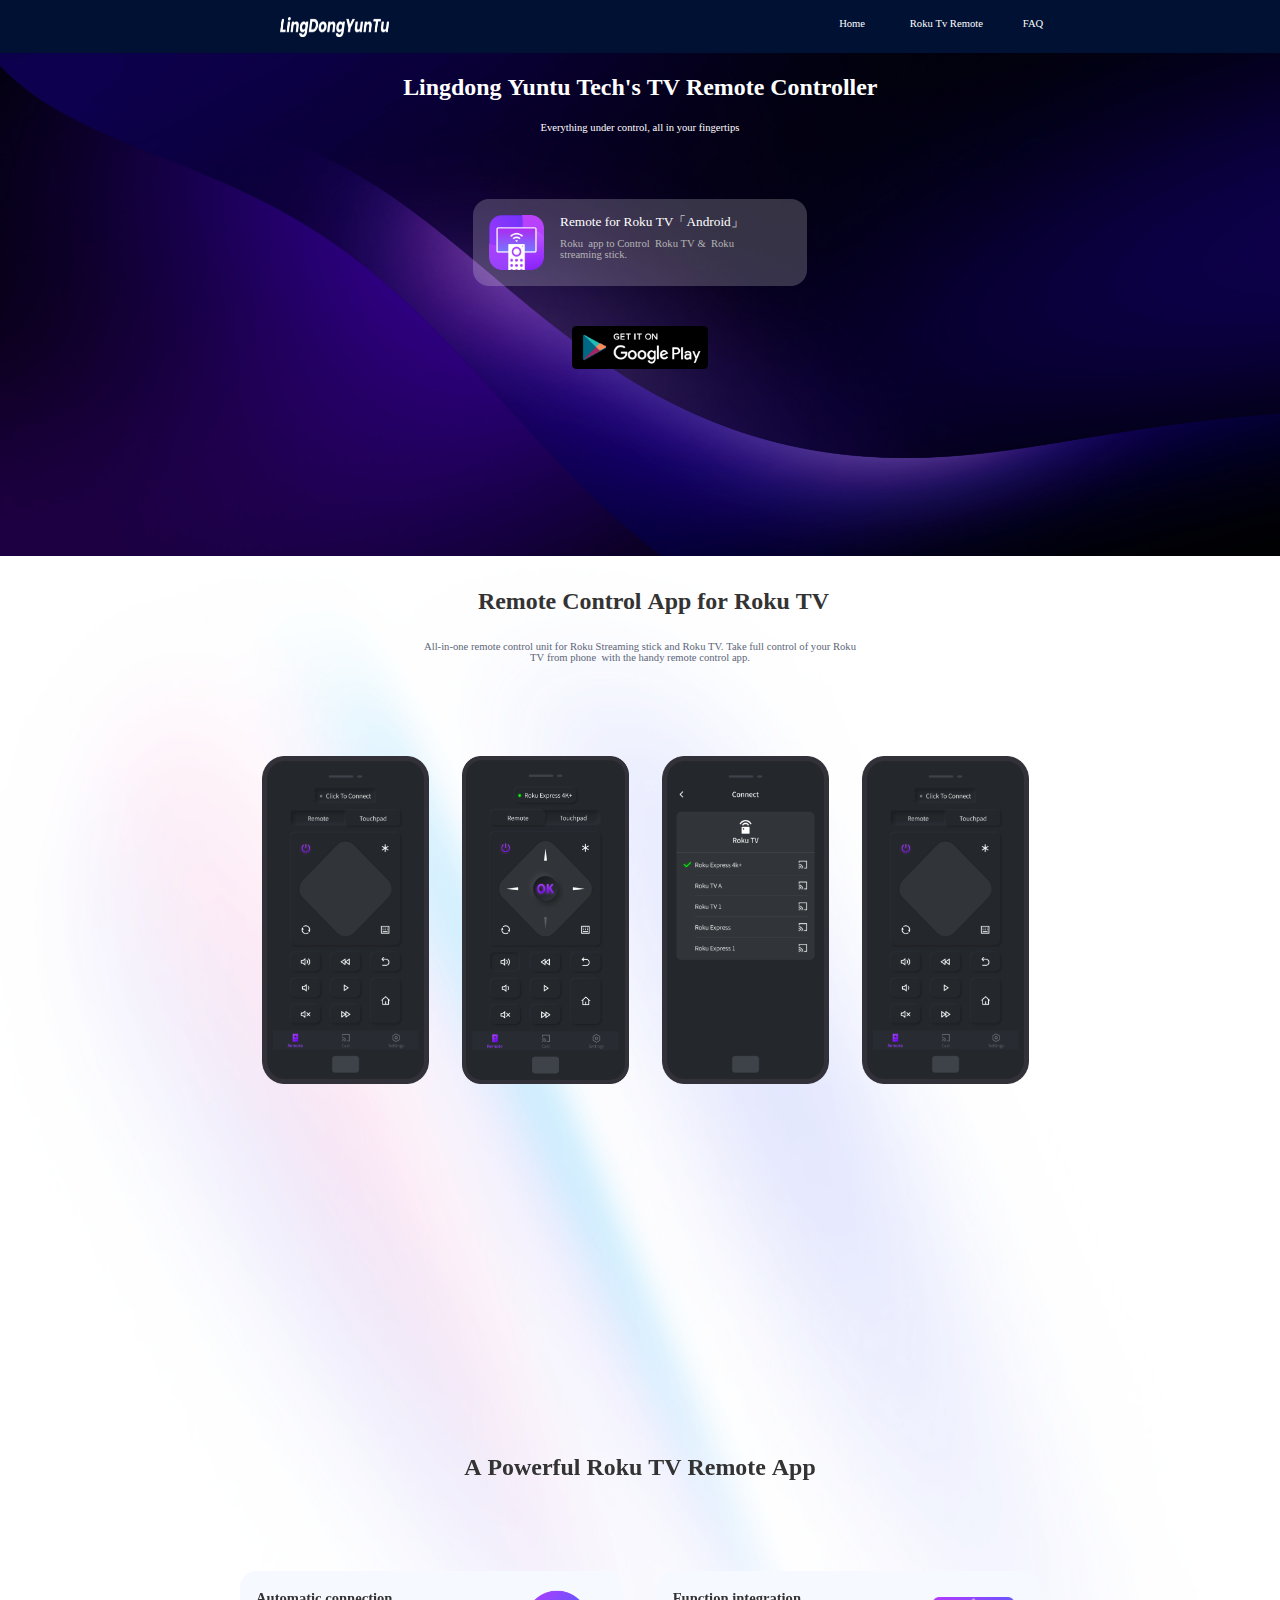
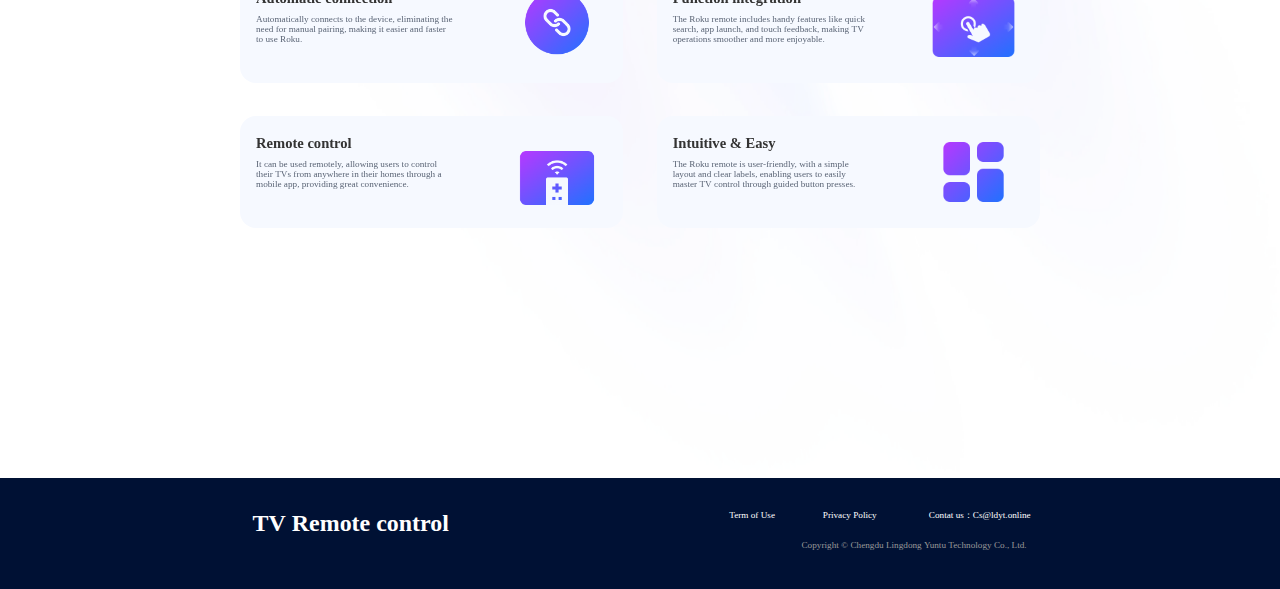
<file: h5/index.html>
<!DOCTYPE html>
<html lang="en">

<head>
  <meta charset="UTF-8" />
  <meta name="viewport" content="width=device-width, initial-scale=1.0, maximum-scale=1, minimum-scale=1" />
  <title>LingDongYunTu</title>
  <script src="./flexible.js">
  </script>
  <script src="./swiper/swiper-bundle.min.js"></script>
  <script src="https://cdn.bootcdn.net/ajax/libs/qrcodejs/1.0.0/qrcode.min.js"></script>
  <link rel="stylesheet" href="./swiper/swiper-bundle.min.css">
  <link rel="stylesheet" type="text/css" href="./common.css" />
  <link rel="stylesheet" type="text/css" href="./index.css" />
</head>

<body>

  <div class="page flex-col">
    <div class="group_2 flex-row" id="group_2">
      <div class="block_1 flex-col"></div>
      <img class="text_1"  src="./img/LingDongYunTu.png"/>
      <span class="text_2" onclick="scrollToTop()">Home</span>
      <span class="text_3" onclick="scrollToRoku()">Roku&nbsp;Tv&nbsp;Remote</span>
      <span class="text_4" onclick="hrefToRokuFaq()">FAQ</span>
    </div>
    <div class="group_content flex-col">
      <div class="group_1 flex-col" id="group_1">
        <div class="group_8 flex-col">
          <span class="text_5">
            Lingdong&nbsp;Yuntu&nbsp;Tech's&nbsp;TV&nbsp;Remote&nbsp;Controller
          </span>
          <span class="text_6">
            Everything&nbsp;under&nbsp;control,&nbsp;all&nbsp;in&nbsp;your&nbsp;fingertips
          </span>
          <div class="box_3 flex-row" onclick="hrefToGooglePlay()">
            <div class="box_1 flex-row">
              <img class="image_1" referrerpolicy="no-referrer"
                src="./img/Roku-icon.png" />
              <div class="text-group_3 flex-col justify-between">
                <span class="text_7">
                  Remote&nbsp;for&nbsp;Roku&nbsp;TV「Android」
                </span>
                <span class="text_8">
                  Roku&nbsp;&nbsp;app&nbsp;to&nbsp;Control&nbsp;&nbsp;Roku&nbsp;TV&nbsp;&amp;&nbsp;&nbsp;Roku<br/>streaming&nbsp;stick.
                </span>
              </div>
            </div>
          </div>
          <img class="roku_image_5" referrerpolicy="no-referrer" onmouseover="showQRCode()" onmouseout="dismissQRCode()"
          src="./img/google_play.png" />
        </div>
      </div>
      <div class="roku_group flex-col" id="roku_group">
        <div class="roku_group_5 flex-col">
          <span class="roku_text_18">
            Remote&nbsp;Control&nbsp;App&nbsp;for&nbsp;Roku&nbsp;TV
          </span>
          <span class="roku_text_19">
            All-in-one&nbsp;remote&nbsp;control&nbsp;unit&nbsp;for&nbsp;Roku&nbsp;Streaming&nbsp;stick&nbsp;and&nbsp;Roku&nbsp;TV.&nbsp;Take&nbsp;full&nbsp;control&nbsp;of&nbsp;your&nbsp;Roku<br/>TV&nbsp;from&nbsp;phone&nbsp;&nbsp;with&nbsp;the&nbsp;handy&nbsp;remote&nbsp;control&nbsp;app.
          </span>
          <div class="swiper" id="swiper">
            <div class="swiper-wrapper">
              <div class="swiper-slide" data-swiper-slide-index="0">
                <span class="roku_text_20">3.&nbsp;Touchpad</span>
                <img src="./img/Roku_step3.png">
              </div>
              <div class="swiper-slide" data-swiper-slide-index="1">
                <span class="roku_text_20">1.&nbsp;Controller&nbsp;Panel</span>
                <img src="./img/Roku_step.png">
              </div>
              <div class="swiper-slide" data-swiper-slide-index="2">
                <span class="roku_text_20">2.&nbsp;Connection&nbsp;Interface</span>
                <img src="./img/Roku_step2.png">
              </div>
              <div class="swiper-slide" data-swiper-slide-index="0">
                <span class="roku_text_20">3.&nbsp;Touchpad</span>
                <img src="./img/Roku_step3.png">
              </div>
              <div class="swiper-slide" data-swiper-slide-index="1">
                <span class="roku_text_20">1.&nbsp;Controller&nbsp;Panel</span>
                <img src="./img/Roku_step.png">
              </div>
              <div class="swiper-slide" data-swiper-slide-index="2">
                <span class="roku_text_20">2.&nbsp;Connection&nbsp;Interface</span>
                <img src="./img/Roku_step2.png">
              </div>
            </div>

          </div>


        </div>
        <div class="roku_group_6 flex-col">
          <span class="roku_text_1">
            A&nbsp;Powerful&nbsp;Roku&nbsp;TV&nbsp;Remote&nbsp;App
          </span>
          <div class="roku_block_3 flex-row justify-between">
            <div class="roku_box_2 flex-row">
              <div class="roku_text-group_5 flex-col justify-between">
                <span class="roku_text_2">Automatic&nbsp;connection</span>
                <span class="roku_text_3">
                  Automatically&nbsp;connects&nbsp;to&nbsp;the&nbsp;device,&nbsp;eliminating&nbsp;the<br/>need&nbsp;for&nbsp;manual&nbsp;pairing,&nbsp;making&nbsp;it&nbsp;easier&nbsp;and&nbsp;faster<br/>to&nbsp;use&nbsp;Roku.
                </span>
              </div>
              <div class="roku_group_2 flex-col">
                <div class="roku_image-wrapper_1 flex-col">
                  <img class="roku_image_2" referrerpolicy="no-referrer"
                    src="./img/Roku_group.png" />
                </div>
              </div>
            </div>
            <div class="roku_box_3 flex-row">
              <div class="roku_text-group_6 flex-col justify-between">
                <span class="roku_text_4">Function&nbsp;integration</span>
                <span class="roku_text_5">
                  The&nbsp;Roku&nbsp;remote&nbsp;includes&nbsp;handy&nbsp;features&nbsp;like&nbsp;quick<br/>search,&nbsp;app&nbsp;launch,&nbsp;and&nbsp;touch&nbsp;feedback,&nbsp;making&nbsp;TV<br/>operations&nbsp;smoother&nbsp;and&nbsp;more&nbsp;enjoyable.
                </span>
              </div>
              <div class="roku_box_4 flex-col">
                
                  <img class="roku_image_3" referrerpolicy="no-referrer"
                    src="./img/Roku_group2.png" />
               
              </div>
            </div>
          </div>
          <div class="roku_block_4 flex-row justify-between">
            <div class="roku_group_3 flex-row">
              <div class="roku_text-group_7 flex-col justify-between">
                <span class="roku_text_6">Remote&nbsp;control</span>
                <span class="roku_text_7">
                  It&nbsp;can&nbsp;be&nbsp;used&nbsp;remotely,&nbsp;allowing&nbsp;users&nbsp;to&nbsp;control<br/>their&nbsp;TVs&nbsp;from&nbsp;anywhere&nbsp;in&nbsp;their&nbsp;homes&nbsp;through&nbsp;a<br/>mobile&nbsp;app,&nbsp;providing&nbsp;great&nbsp;convenience.
                </span>
              </div>
              <div class="roku_box_7 flex-col">
                <div class="roku_block_1 flex-col">
                    <img class="roku_label_5" referrerpolicy="no-referrer"
                      src="./img/Roku_group3.png" />
                </div>
              </div>
            </div>
            <div class="roku_group_4 flex-row">
              <div class="roku_text-group_8 flex-col justify-between">
                <span class="roku_text_8">Intuitive&nbsp;&amp;&nbsp;Easy</span>
                <span class="roku_paragraph_1">
                  The&nbsp;Roku&nbsp;remote&nbsp;is&nbsp;user-friendly,&nbsp;with&nbsp;a&nbsp;simple<br/>layout&nbsp;and&nbsp;clear&nbsp;labels,&nbsp;enabling&nbsp;users&nbsp;to&nbsp;easily<br/>master&nbsp;TV&nbsp;control&nbsp;through&nbsp;guided&nbsp;button&nbsp;presses.
                  <br />
                </span>
              </div>
              <img class="roku_image_4" referrerpolicy="no-referrer"
                src="./img/Roku_group4.png" />
            </div>
          </div>
        </div>
      </div>
      <div class="group_6 flex-row">
        <span class="text_15">TV&nbsp;Remote&nbsp;control</span>
        <span class="text_16" onclick="hrefToTermsOfUse()">Term&nbsp;of&nbsp;Use</span>
        <div class="box_4 flex-col justify-between">
          <div class="text-wrapper_6 flex-row justify-between">
            <span class="text_17" onclick="hrefToPrivacyPolicy()">Privacy&nbsp;Policy</span>
            <span class="text_18">Contat&nbsp;us：Cs&#64;ldyt.online</span>
          </div>
          <span class="text_19">
            Copyright&nbsp;©&nbsp;Chengdu&nbsp;Lingdong&nbsp;Yuntu&nbsp;Technology&nbsp;Co.,&nbsp;Ltd.
          </span>
        </div>
      </div>
    </div>
    <div class="group_5 flex-col" id="group_5" onmouseover="showHiddenContent()" onmouseout="hiddenContent()">
      <div class="group_9 flex-row justify-between" onclick="scrollToRoku()">
        <img class="label_2" referrerpolicy="no-referrer"
          src="./img/Roku-icon2.png" />
        <span class="text_12">Roku&nbsp;Tv&nbsp;Remote</span>
      </div>
      <div class="group_10 flex-row justify-between">
        <img class="label_3" referrerpolicy="no-referrer"
          src="./img/FireTV-icon2.png" />
        <div class="text-wrapper_5 flex-col justify-between">
          <span class="text_13">Fire&nbsp;Tv&nbsp;Remote</span>
          <span class="text_14">Stay&nbsp;tuned&nbsp;for&nbsp;more</span>
        </div>
      </div>
    </div>
    <div class="popup" id="popup"
      style="display: none;background-color: rgba(255, 255, 255, 1);border-radius: 5%;width: 8.25vw;height: 8.25vw;padding: 1vw;z-index: 9999;position: fixed;justify-content: center;align-items: center;">
      <div id="qrcode" style="width: 6.25vw;height: 6.25vw;">
      </div>
    </div>
  </div>
</body>

</html>
</file>
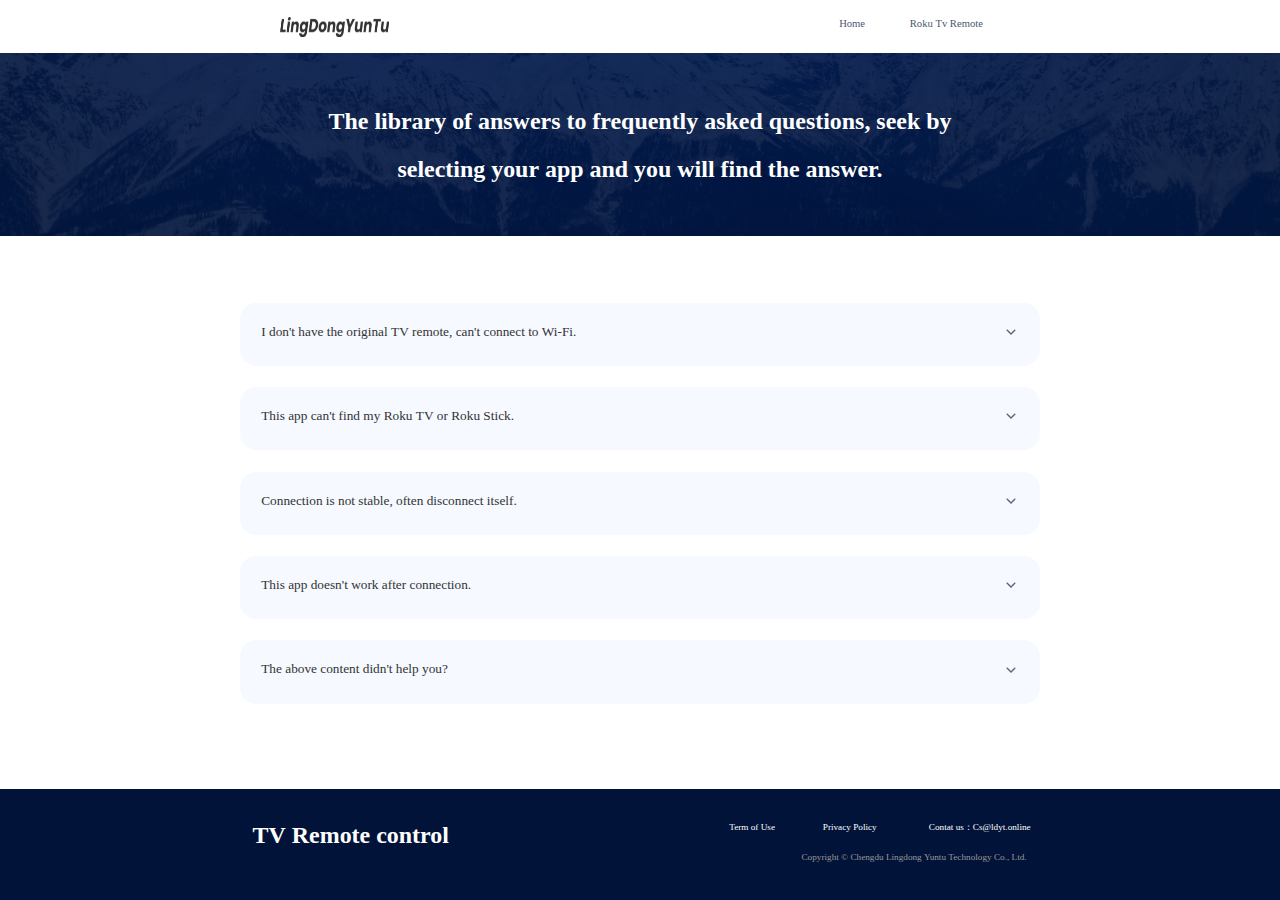
<file: h5/faq/index.html>
<!DOCTYPE html>
<html lang="en">

<head>
  <meta charset="UTF-8" />
  <meta name="viewport" content="width=device-width, initial-scale=1.0" />
  <title>FAQ</title>
  <script src="./ruku_faq.js"></script>
  <link rel="stylesheet" type="text/css" href="../common.css" />
  <link rel="stylesheet" type="text/css" href="./ruku_faq.css" />
</head>

<body>
  <div class="page flex-col">
    <div class="box_1 flex-row">
      <div class="group_2 flex-col"></div>
      <img class="text_1" src="./img/LingDongYunTu.png" />
      <span class="text_2" onclick="redirectToHome()">Home</span>
      <span class="text_3" onclick="hrefToRoku()">Roku&nbsp;Tv&nbsp;Remote</span>
    </div>
    <div class="box_10 flex-row">
      <div class="box_11 flex-col">
        <div class="box_2 flex-col">
          <div class="group_3 flex-col">
            <div class="text-wrapper_1 flex-col">
              <span class="text_5">
                The&nbsp;library&nbsp;of&nbsp;answers&nbsp;to&nbsp;frequently&nbsp;asked&nbsp;questions,&nbsp;seek&nbsp;by<br />selecting&nbsp;your&nbsp;app&nbsp;and&nbsp;you&nbsp;will&nbsp;find&nbsp;the&nbsp;answer.
              </span>
            </div>
          </div>
        </div>
        <div class="box_3 flex-col" onclick="question1()">
          <div class="group_4 flex-row justify-between">
            <span class="text_8" id="questionText1">
              I&nbsp;don't&nbsp;have&nbsp;the&nbsp;original&nbsp;TV&nbsp;remote,&nbsp;can't&nbsp;connect&nbsp;to&nbsp;Wi-Fi.
            </span>
            <img class="label_2" referrerpolicy="no-referrer" src="./img/Frame.png" id="questionImg1" />
          </div>
          <span class="solution" id="questionSolution1">
            All&nbsp;Smart&nbsp;TVs&nbsp;have&nbsp;control&nbsp;buttons&nbsp;on&nbsp;TV(usually&nbsp;on&nbsp;the&nbsp;back&nbsp;or&nbsp;side&nbsp;edges),&nbsp;you&nbsp;are&nbsp;able&nbsp;to&nbsp;interact&nbsp;with&nbsp;your&nbsp;TV&nbsp;to&nbsp;set&nbsp;up&nbsp;Wi-Fi&nbsp;connection.
            <br />
            You&nbsp;can&nbsp;read&nbsp;the&nbsp;user's&nbsp;manual&nbsp;to&nbsp;find&nbsp;the&nbsp;buttons.
            <br />
            Once&nbsp;you&nbsp;get&nbsp;the&nbsp;control,&nbsp;enter&nbsp;the&nbsp;Settings&nbsp;-&gt;&nbsp;Network&nbsp;-&gt;&nbsp;Connect&nbsp;to&nbsp;the&nbsp;Wi-Fi.
          </span>
        </div>
        <div class="box_4 flex-col" onclick="question2()">
          <div class="group_5 flex-row justify-between">
            <span class="text_9" id="questionText2">
              This&nbsp;app&nbsp;can't&nbsp;find&nbsp;my&nbsp;Roku&nbsp;TV&nbsp;or&nbsp;Roku&nbsp;Stick.
            </span>
            <img class="label_3" referrerpolicy="no-referrer" id="questionImg2" src="./img/Frame.png" />
          </div>
          <span class="solution" id="questionSolution2">
            Android:
            <br />
            Please&nbsp;ensure&nbsp;your&nbsp;mobile&nbsp;device&nbsp;and&nbsp;Roku&nbsp;TV&nbsp;or&nbsp;Roku&nbsp;Stick&nbsp;are&nbsp;connected&nbsp;to&nbsp;the&nbsp;same&nbsp;wifi&nbsp;network.
            <br />
            Try&nbsp;to&nbsp;reboot&nbsp;your&nbsp;Roku&nbsp;TV&nbsp;or&nbsp;Roku&nbsp;Stick,&nbsp;the&nbsp;app,&nbsp;and&nbsp;the&nbsp;wifi&nbsp;network.
            <br />
            Try&nbsp;to&nbsp;re-download&nbsp;the&nbsp;app.
          </span>
        </div>
        <div class="box_5 flex-col" onclick="question3()">
          <div class="group_6 flex-row justify-between">
            <span class="text_10" id="questionText3">
              Connection&nbsp;is&nbsp;not&nbsp;stable,&nbsp;often&nbsp;disconnect&nbsp;itself.
            </span>
            <img class="label_4" referrerpolicy="no-referrer" id="questionImg3" src="./img/Frame.png" />
          </div>
          <span class="solution" id="questionSolution3">
            Try&nbsp;to&nbsp;restart&nbsp;the&nbsp;Smart&nbsp;TV,&nbsp;Fire&nbsp;TV&nbsp;Stick,&nbsp;the&nbsp;app&nbsp;and&nbsp;the&nbsp;Wi-Fi&nbsp;network.
            <br />
            If&nbsp;your&nbsp;Wi-Fi&nbsp;is&nbsp;stable,&nbsp;then&nbsp;the&nbsp;problem&nbsp;might&nbsp;be&nbsp;related&nbsp;to&nbsp;the&nbsp;settings&nbsp;on&nbsp;your&nbsp;phone.&nbsp;Please&nbsp;make&nbsp;sure&nbsp;you&nbsp;haven't&nbsp;turned&nbsp;on&nbsp;battery&nbsp;optimization,&nbsp;because&nbsp;it&nbsp;will&nbsp;shut<br />down&nbsp;the&nbsp;app.&nbsp;For&nbsp;example,&nbsp;set&nbsp;"turn&nbsp;off&nbsp;Wi-Fi&nbsp;when&nbsp;locked"&nbsp;will&nbsp;shut&nbsp;the&nbsp;Wi-Fi&nbsp;function&nbsp;down.&nbsp;Therefore,&nbsp;in&nbsp;order&nbsp;to&nbsp;make&nbsp;it&nbsp;work,&nbsp;please&nbsp;turn&nbsp;off&nbsp;the&nbsp;battery&nbsp;optimization&nbsp;setting.
          </span>
        </div>
        <div class="box_7 flex-col" onclick="question4()">
          <div class="block_5 flex-row justify-between">
            <span class="text_11" id="questionText4">
              This&nbsp;app&nbsp;doesn't&nbsp;work&nbsp;after&nbsp;connection.
            </span>
            <img class="label_5" referrerpolicy="no-referrer" id="questionImg4" src="./img/Frame.png" />
          </div>
          <span class="solution" id="questionSolution4">
            Try&nbsp;to&nbsp;reboot&nbsp;your&nbsp;Roku&nbsp;TV&nbsp;or&nbsp;Roku&nbsp;Stick,&nbsp;the&nbsp;app,&nbsp;and&nbsp;the&nbsp;wifi&nbsp;network.
            <br />
            Try&nbsp;to&nbsp;re-download&nbsp;the&nbsp;app.
          </span>
        </div>
        <div class="box_8 flex-col" onclick="question5()">
          <div class="group_7 flex-row justify-between">
            <span class="text_12" id="questionText5">
              The&nbsp;above&nbsp;content&nbsp;didn't&nbsp;help&nbsp;you?
            </span>
            <img class="label_6" referrerpolicy="no-referrer" id="questionImg5" src="./img/Frame.png" />
          </div>
          <span class="solution" id="questionSolution5">
            Please&nbsp;email&nbsp;to&nbsp;cs&#64;ldyt.online.com&nbsp;for&nbsp;Android&nbsp;apps&nbsp;with&nbsp;the&nbsp;App&nbsp;Name&nbsp;in&nbsp;the&nbsp;subject.&nbsp;And&nbsp;in&nbsp;order&nbsp;to&nbsp;help&nbsp;us&nbsp;test&nbsp;your&nbsp;issue&nbsp;better,&nbsp;please&nbsp;kindly&nbsp;include&nbsp;your&nbsp;devices<br />information:&nbsp;TV&nbsp;Brand,&nbsp;TV&nbsp;Model,&nbsp;Phone&nbsp;Model,&nbsp;System&nbsp;Version&nbsp;and&nbsp;Premium&nbsp;Membership.&nbsp;BTW,&nbsp;offering&nbsp;us&nbsp;screenshots&nbsp;or&nbsp;a&nbsp;screen&nbsp;record&nbsp;showing&nbsp;your&nbsp;operating<br />process&nbsp;will&nbsp;be&nbsp;better!
          </span>
        </div>
      </div>
    </div>
    <div class="block_4 flex-col">
      <div class="section_3 flex-row">
        <span class="text_14">TV&nbsp;Remote&nbsp;control</span>
        <span class="text_15"onclick="hrefToTermsOfUse()">Term&nbsp;of&nbsp;Use</span>
        <div class="section_4 flex-col justify-between">
          <div class="text-wrapper_5 flex-row justify-between">
            <span class="text_16" onclick="hrefToPrivacyPolicy()">Privacy&nbsp;Policy</span>
            <span class="text_17">Contat&nbsp;us：Cs&#64;ldyt.online</span>
          </div>
          <span class="text_18">
            Copyright&nbsp;©&nbsp;Chengdu&nbsp;Lingdong&nbsp;Yuntu&nbsp;Technology&nbsp;Co.,&nbsp;Ltd.
          </span>
        </div>
      </div>
    </div>
  </div>
</body>

</html>
</file>
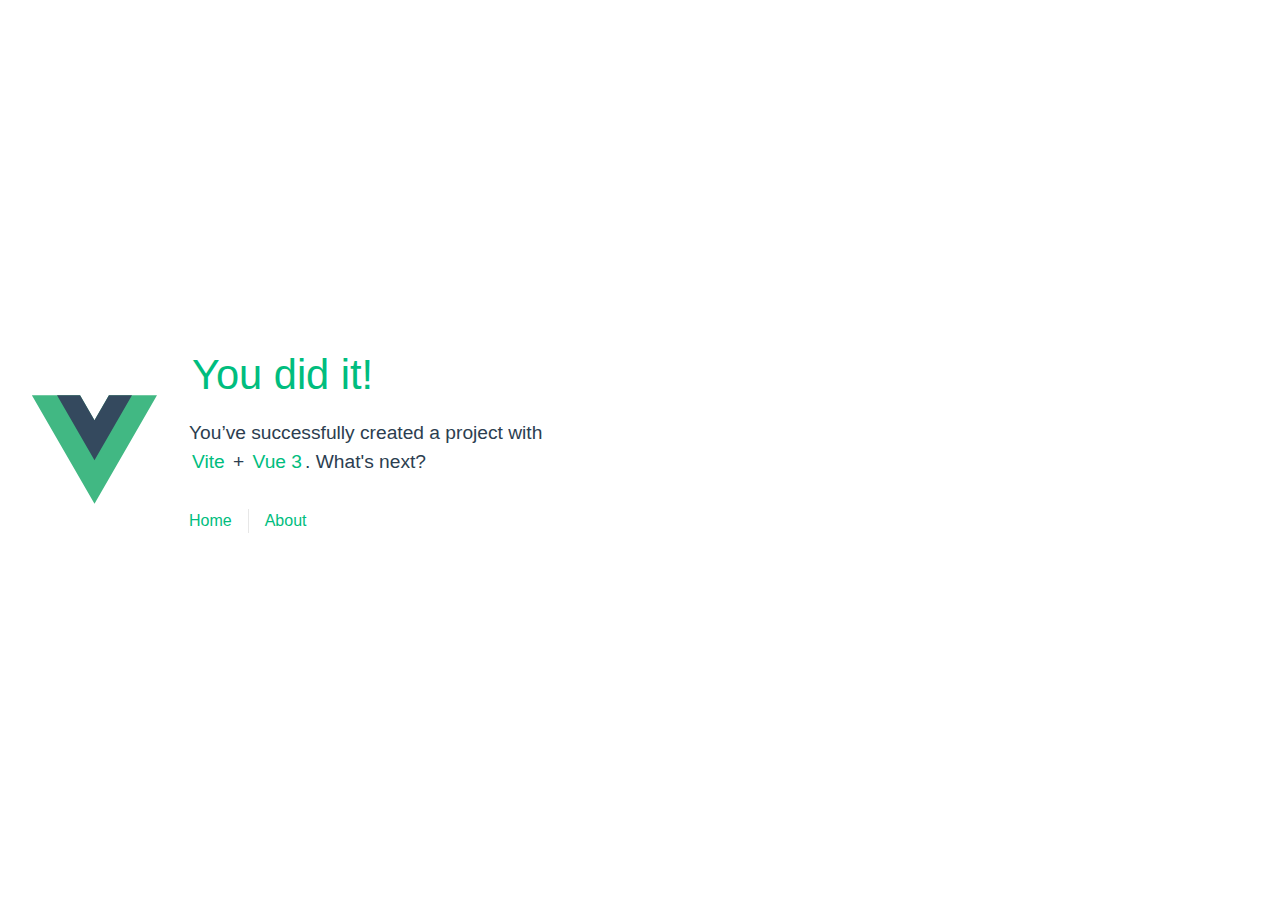
<file: vuePage.html>
<!DOCTYPE html>
<html lang="en">
  <head>
    <meta charset="UTF-8">
    <link rel="icon" href="favicon.ico">
    <meta name="viewport" content="width=device-width, initial-scale=1.0">
    <title>Vite App</title>
    <script type="module" crossorigin src="assets/index-e5kndZVC.js"></script>
    <link rel="stylesheet" crossorigin href="assets/index-D6pr4OYR.css">
  </head>
  <body>
    <div id="app">
      <span>asdasdASdasd</span>
    </div>
  </body>
</html>
</file>
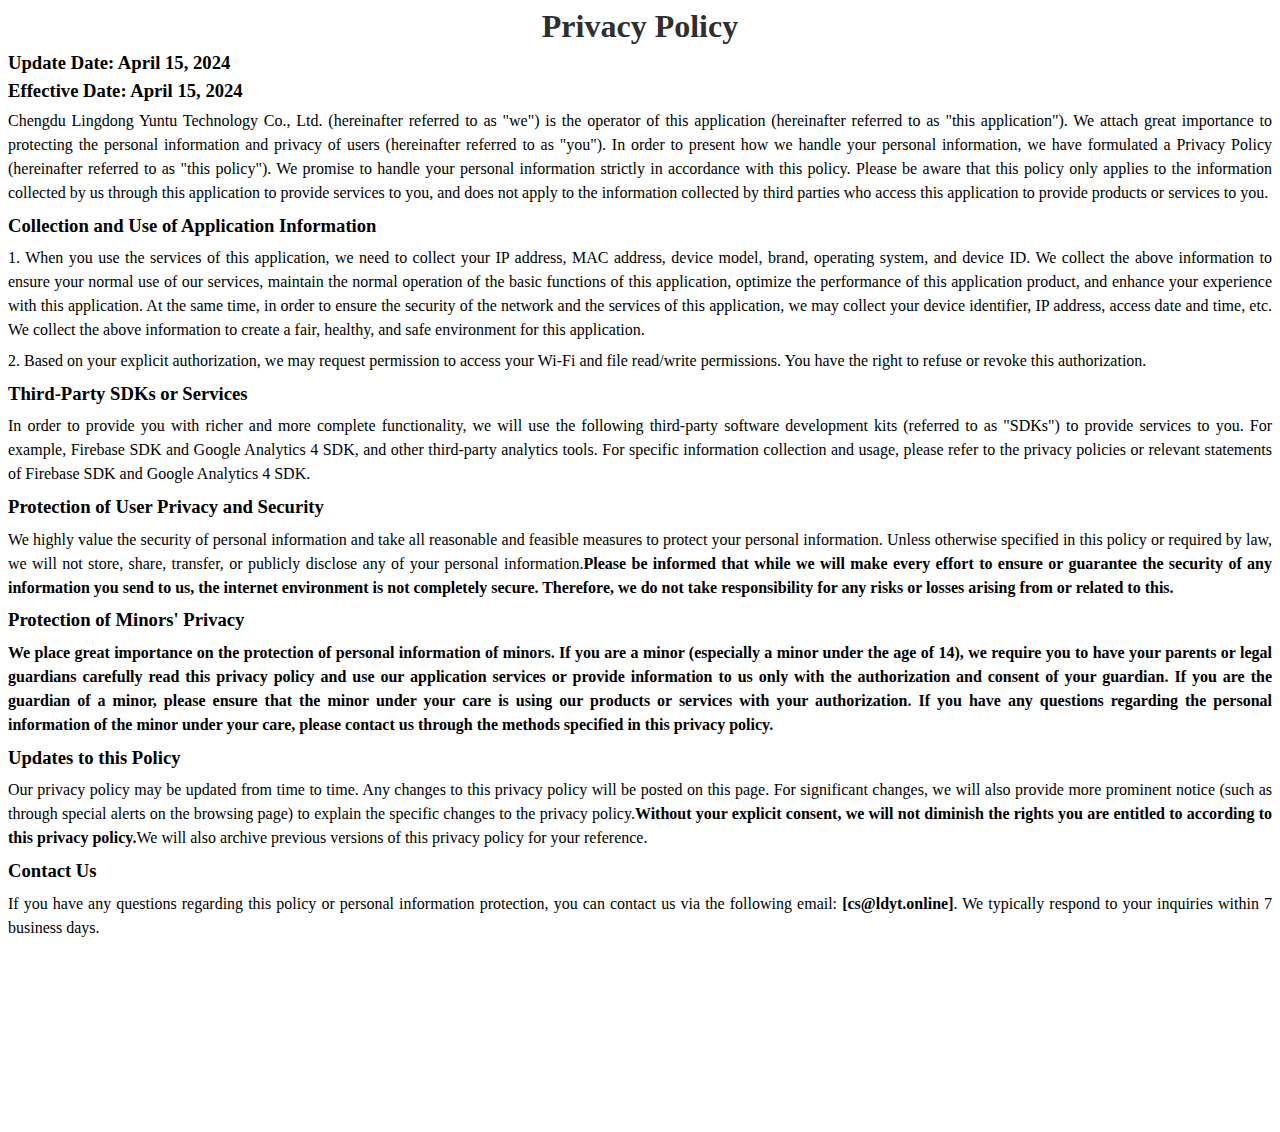
<file: h5/Privacy_Policy.html>
<html xmlns:o="urn:schemas-microsoft-com:office:office" xmlns:w="urn:schemas-microsoft-com:office:word"
	xmlns:dt="uuid:C2F41010-65B3-11d1-A29F-00AA00C14882" xmlns="http://www.w3.org/TR/REC-html40">

<head>
	<meta http-equiv=Content-Type content="text/html; charset=gb2312">
	<meta name=ProgId content=Word.Document>
	<title>Privacy Policy</title>
	<!--[if gte mso 9]><xml><o:DocumentProperties><o:Author>admin</o:Author><o:LastAuthor>��ɫҹ��</o:LastAuthor><o:Revision>1</o:Revision><o:Pages>3</o:Pages></o:DocumentProperties><o:CustomDocumentProperties><o:KSOProductBuildVer dt:dt="string" >2052-12.1.0.16729</o:KSOProductBuildVer><o:ICV dt:dt="string" >E10B51FD5107438DB8D051D0F9C9228F_13</o:ICV></o:CustomDocumentProperties></xml><![endif]--><!--[if gte mso 9]><xml><o:OfficeDocumentSettings></o:OfficeDocumentSettings></xml><![endif]--><!--[if gte mso 9]><xml><w:WordDocument><w:BrowserLevel>MicrosoftInternetExplorer4</w:BrowserLevel><w:DisplayHorizontalDrawingGridEvery>0</w:DisplayHorizontalDrawingGridEvery><w:DisplayVerticalDrawingGridEvery>2</w:DisplayVerticalDrawingGridEvery><w:DocumentKind>DocumentNotSpecified</w:DocumentKind><w:DrawingGridVerticalSpacing>7.8 ��</w:DrawingGridVerticalSpacing><w:View>Web</w:View><w:Compatibility><w:AdjustLineHeightInTable/><w:DontGrowAutofit/><w:BalanceSingleByteDoubleByteWidth/><w:DoNotExpandShiftReturn/><w:UseFELayout/></w:Compatibility><w:Zoom>0</w:Zoom></w:WordDocument></xml><![endif]--><!--[if gte mso 9]><xml><w:LatentStyles DefLockedState="false"  DefUnhideWhenUsed="true"  DefSemiHidden="true"  DefQFormat="false"  DefPriority="99"  LatentStyleCount="260" >
<w:LsdException Locked="false"  Priority="0"  SemiHidden="false"  UnhideWhenUsed="false"  QFormat="true"  Name="Normal" ></w:LsdException>
<w:LsdException Locked="false"  Priority="0"  SemiHidden="false"  UnhideWhenUsed="false"  QFormat="true"  Name="heading 1" ></w:LsdException>
<w:LsdException Locked="false"  Priority="0"  SemiHidden="false"  QFormat="true"  Name="heading 2" ></w:LsdException>
<w:LsdException Locked="false"  Priority="0"  SemiHidden="false"  QFormat="true"  Name="heading 3" ></w:LsdException>
<w:LsdException Locked="false"  Priority="0"  SemiHidden="false"  QFormat="true"  Name="heading 4" ></w:LsdException>
<w:LsdException Locked="false"  Priority="0"  SemiHidden="false"  QFormat="true"  Name="heading 5" ></w:LsdException>
<w:LsdException Locked="false"  Priority="0"  SemiHidden="false"  QFormat="true"  Name="heading 6" ></w:LsdException>
<w:LsdException Locked="false"  Priority="0"  SemiHidden="false"  QFormat="true"  Name="heading 7" ></w:LsdException>
<w:LsdException Locked="false"  Priority="0"  SemiHidden="false"  QFormat="true"  Name="heading 8" ></w:LsdException>
<w:LsdException Locked="false"  Priority="0"  SemiHidden="false"  QFormat="true"  Name="heading 9" ></w:LsdException>
<w:LsdException Locked="false"  Priority="0"  SemiHidden="false"  UnhideWhenUsed="false"  Name="index 1" ></w:LsdException>
<w:LsdException Locked="false"  Priority="0"  SemiHidden="false"  UnhideWhenUsed="false"  Name="index 2" ></w:LsdException>
<w:LsdException Locked="false"  Priority="0"  SemiHidden="false"  UnhideWhenUsed="false"  Name="index 3" ></w:LsdException>
<w:LsdException Locked="false"  Priority="0"  SemiHidden="false"  UnhideWhenUsed="false"  Name="index 4" ></w:LsdException>
<w:LsdException Locked="false"  Priority="0"  SemiHidden="false"  UnhideWhenUsed="false"  Name="index 5" ></w:LsdException>
<w:LsdException Locked="false"  Priority="0"  SemiHidden="false"  UnhideWhenUsed="false"  Name="index 6" ></w:LsdException>
<w:LsdException Locked="false"  Priority="0"  SemiHidden="false"  UnhideWhenUsed="false"  Name="index 7" ></w:LsdException>
<w:LsdException Locked="false"  Priority="0"  SemiHidden="false"  UnhideWhenUsed="false"  Name="index 8" ></w:LsdException>
<w:LsdException Locked="false"  Priority="0"  SemiHidden="false"  UnhideWhenUsed="false"  Name="index 9" ></w:LsdException>
<w:LsdException Locked="false"  Priority="0"  SemiHidden="false"  UnhideWhenUsed="false"  Name="toc 1" ></w:LsdException>
<w:LsdException Locked="false"  Priority="0"  SemiHidden="false"  UnhideWhenUsed="false"  Name="toc 2" ></w:LsdException>
<w:LsdException Locked="false"  Priority="0"  SemiHidden="false"  UnhideWhenUsed="false"  Name="toc 3" ></w:LsdException>
<w:LsdException Locked="false"  Priority="0"  SemiHidden="false"  UnhideWhenUsed="false"  Name="toc 4" ></w:LsdException>
<w:LsdException Locked="false"  Priority="0"  SemiHidden="false"  UnhideWhenUsed="false"  Name="toc 5" ></w:LsdException>
<w:LsdException Locked="false"  Priority="0"  SemiHidden="false"  UnhideWhenUsed="false"  Name="toc 6" ></w:LsdException>
<w:LsdException Locked="false"  Priority="0"  SemiHidden="false"  UnhideWhenUsed="false"  Name="toc 7" ></w:LsdException>
<w:LsdException Locked="false"  Priority="0"  SemiHidden="false"  UnhideWhenUsed="false"  Name="toc 8" ></w:LsdException>
<w:LsdException Locked="false"  Priority="0"  SemiHidden="false"  UnhideWhenUsed="false"  Name="toc 9" ></w:LsdException>
<w:LsdException Locked="false"  Priority="0"  SemiHidden="false"  UnhideWhenUsed="false"  Name="Normal Indent" ></w:LsdException>
<w:LsdException Locked="false"  Priority="0"  SemiHidden="false"  UnhideWhenUsed="false"  Name="footnote text" ></w:LsdException>
<w:LsdException Locked="false"  Priority="0"  SemiHidden="false"  UnhideWhenUsed="false"  Name="annotation text" ></w:LsdException>
<w:LsdException Locked="false"  Priority="0"  SemiHidden="false"  UnhideWhenUsed="false"  Name="header" ></w:LsdException>
<w:LsdException Locked="false"  Priority="0"  SemiHidden="false"  UnhideWhenUsed="false"  Name="footer" ></w:LsdException>
<w:LsdException Locked="false"  Priority="0"  SemiHidden="false"  UnhideWhenUsed="false"  Name="index heading" ></w:LsdException>
<w:LsdException Locked="false"  Priority="0"  SemiHidden="false"  QFormat="true"  Name="caption" ></w:LsdException>
<w:LsdException Locked="false"  Priority="0"  SemiHidden="false"  UnhideWhenUsed="false"  Name="table of figures" ></w:LsdException>
<w:LsdException Locked="false"  Priority="0"  SemiHidden="false"  UnhideWhenUsed="false"  Name="envelope address" ></w:LsdException>
<w:LsdException Locked="false"  Priority="0"  SemiHidden="false"  UnhideWhenUsed="false"  Name="envelope return" ></w:LsdException>
<w:LsdException Locked="false"  Priority="0"  SemiHidden="false"  UnhideWhenUsed="false"  Name="footnote reference" ></w:LsdException>
<w:LsdException Locked="false"  Priority="0"  SemiHidden="false"  UnhideWhenUsed="false"  Name="annotation reference" ></w:LsdException>
<w:LsdException Locked="false"  Priority="0"  SemiHidden="false"  UnhideWhenUsed="false"  Name="line number" ></w:LsdException>
<w:LsdException Locked="false"  Priority="0"  SemiHidden="false"  UnhideWhenUsed="false"  Name="page number" ></w:LsdException>
<w:LsdException Locked="false"  Priority="0"  SemiHidden="false"  UnhideWhenUsed="false"  Name="endnote reference" ></w:LsdException>
<w:LsdException Locked="false"  Priority="0"  SemiHidden="false"  UnhideWhenUsed="false"  Name="endnote text" ></w:LsdException>
<w:LsdException Locked="false"  Priority="0"  SemiHidden="false"  UnhideWhenUsed="false"  Name="table of authorities" ></w:LsdException>
<w:LsdException Locked="false"  Priority="0"  SemiHidden="false"  UnhideWhenUsed="false"  Name="macro" ></w:LsdException>
<w:LsdException Locked="false"  Priority="0"  SemiHidden="false"  UnhideWhenUsed="false"  Name="toa heading" ></w:LsdException>
<w:LsdException Locked="false"  Priority="0"  SemiHidden="false"  UnhideWhenUsed="false"  Name="List" ></w:LsdException>
<w:LsdException Locked="false"  Priority="0"  SemiHidden="false"  UnhideWhenUsed="false"  Name="List Bullet" ></w:LsdException>
<w:LsdException Locked="false"  Priority="0"  SemiHidden="false"  UnhideWhenUsed="false"  Name="List Number" ></w:LsdException>
<w:LsdException Locked="false"  Priority="0"  SemiHidden="false"  UnhideWhenUsed="false"  Name="List 2" ></w:LsdException>
<w:LsdException Locked="false"  Priority="0"  SemiHidden="false"  UnhideWhenUsed="false"  Name="List 3" ></w:LsdException>
<w:LsdException Locked="false"  Priority="0"  SemiHidden="false"  UnhideWhenUsed="false"  Name="List 4" ></w:LsdException>
<w:LsdException Locked="false"  Priority="0"  SemiHidden="false"  UnhideWhenUsed="false"  Name="List 5" ></w:LsdException>
<w:LsdException Locked="false"  Priority="0"  SemiHidden="false"  UnhideWhenUsed="false"  Name="List Bullet 2" ></w:LsdException>
<w:LsdException Locked="false"  Priority="0"  SemiHidden="false"  UnhideWhenUsed="false"  Name="List Bullet 3" ></w:LsdException>
<w:LsdException Locked="false"  Priority="0"  SemiHidden="false"  UnhideWhenUsed="false"  Name="List Bullet 4" ></w:LsdException>
<w:LsdException Locked="false"  Priority="0"  SemiHidden="false"  UnhideWhenUsed="false"  Name="List Bullet 5" ></w:LsdException>
<w:LsdException Locked="false"  Priority="0"  SemiHidden="false"  UnhideWhenUsed="false"  Name="List Number 2" ></w:LsdException>
<w:LsdException Locked="false"  Priority="0"  SemiHidden="false"  UnhideWhenUsed="false"  Name="List Number 3" ></w:LsdException>
<w:LsdException Locked="false"  Priority="0"  SemiHidden="false"  UnhideWhenUsed="false"  Name="List Number 4" ></w:LsdException>
<w:LsdException Locked="false"  Priority="0"  SemiHidden="false"  UnhideWhenUsed="false"  Name="List Number 5" ></w:LsdException>
<w:LsdException Locked="false"  Priority="0"  SemiHidden="false"  UnhideWhenUsed="false"  QFormat="true"  Name="Title" ></w:LsdException>
<w:LsdException Locked="false"  Priority="0"  SemiHidden="false"  UnhideWhenUsed="false"  Name="Closing" ></w:LsdException>
<w:LsdException Locked="false"  Priority="0"  SemiHidden="false"  UnhideWhenUsed="false"  Name="Signature" ></w:LsdException>
<w:LsdException Locked="false"  Priority="0"  UnhideWhenUsed="false"  QFormat="true"  Name="Default Paragraph Font" ></w:LsdException>
<w:LsdException Locked="false"  Priority="0"  SemiHidden="false"  UnhideWhenUsed="false"  Name="Body Text" ></w:LsdException>
<w:LsdException Locked="false"  Priority="0"  SemiHidden="false"  UnhideWhenUsed="false"  Name="Body Text Indent" ></w:LsdException>
<w:LsdException Locked="false"  Priority="0"  SemiHidden="false"  UnhideWhenUsed="false"  Name="List Continue" ></w:LsdException>
<w:LsdException Locked="false"  Priority="0"  SemiHidden="false"  UnhideWhenUsed="false"  Name="List Continue 2" ></w:LsdException>
<w:LsdException Locked="false"  Priority="0"  SemiHidden="false"  UnhideWhenUsed="false"  Name="List Continue 3" ></w:LsdException>
<w:LsdException Locked="false"  Priority="0"  SemiHidden="false"  UnhideWhenUsed="false"  Name="List Continue 4" ></w:LsdException>
<w:LsdException Locked="false"  Priority="0"  SemiHidden="false"  UnhideWhenUsed="false"  Name="List Continue 5" ></w:LsdException>
<w:LsdException Locked="false"  Priority="0"  SemiHidden="false"  UnhideWhenUsed="false"  Name="Message Header" ></w:LsdException>
<w:LsdException Locked="false"  Priority="0"  SemiHidden="false"  UnhideWhenUsed="false"  QFormat="true"  Name="Subtitle" ></w:LsdException>
<w:LsdException Locked="false"  Priority="0"  SemiHidden="false"  UnhideWhenUsed="false"  Name="Salutation" ></w:LsdException>
<w:LsdException Locked="false"  Priority="0"  SemiHidden="false"  UnhideWhenUsed="false"  Name="Date" ></w:LsdException>
<w:LsdException Locked="false"  Priority="0"  SemiHidden="false"  UnhideWhenUsed="false"  Name="Body Text First Indent" ></w:LsdException>
<w:LsdException Locked="false"  Priority="0"  SemiHidden="false"  UnhideWhenUsed="false"  Name="Body Text First Indent 2" ></w:LsdException>
<w:LsdException Locked="false"  Priority="0"  SemiHidden="false"  UnhideWhenUsed="false"  Name="Note Heading" ></w:LsdException>
<w:LsdException Locked="false"  Priority="0"  SemiHidden="false"  UnhideWhenUsed="false"  Name="Body Text 2" ></w:LsdException>
<w:LsdException Locked="false"  Priority="0"  SemiHidden="false"  UnhideWhenUsed="false"  Name="Body Text 3" ></w:LsdException>
<w:LsdException Locked="false"  Priority="0"  SemiHidden="false"  UnhideWhenUsed="false"  Name="Body Text Indent 2" ></w:LsdException>
<w:LsdException Locked="false"  Priority="0"  SemiHidden="false"  UnhideWhenUsed="false"  Name="Body Text Indent 3" ></w:LsdException>
<w:LsdException Locked="false"  Priority="0"  SemiHidden="false"  UnhideWhenUsed="false"  Name="Block Text" ></w:LsdException>
<w:LsdException Locked="false"  Priority="0"  SemiHidden="false"  UnhideWhenUsed="false"  Name="Hyperlink" ></w:LsdException>
<w:LsdException Locked="false"  Priority="0"  SemiHidden="false"  UnhideWhenUsed="false"  Name="FollowedHyperlink" ></w:LsdException>
<w:LsdException Locked="false"  Priority="0"  SemiHidden="false"  UnhideWhenUsed="false"  QFormat="true"  Name="Strong" ></w:LsdException>
<w:LsdException Locked="false"  Priority="0"  SemiHidden="false"  UnhideWhenUsed="false"  QFormat="true"  Name="Emphasis" ></w:LsdException>
<w:LsdException Locked="false"  Priority="0"  SemiHidden="false"  UnhideWhenUsed="false"  Name="Document Map" ></w:LsdException>
<w:LsdException Locked="false"  Priority="0"  SemiHidden="false"  UnhideWhenUsed="false"  Name="Plain Text" ></w:LsdException>
<w:LsdException Locked="false"  Priority="0"  SemiHidden="false"  UnhideWhenUsed="false"  Name="E-mail Signature" ></w:LsdException>
<w:LsdException Locked="false"  Priority="0"  SemiHidden="false"  UnhideWhenUsed="false"  QFormat="true"  Name="Normal (Web)" ></w:LsdException>
<w:LsdException Locked="false"  Priority="0"  SemiHidden="false"  UnhideWhenUsed="false"  Name="HTML Acronym" ></w:LsdException>
<w:LsdException Locked="false"  Priority="0"  SemiHidden="false"  UnhideWhenUsed="false"  Name="HTML Address" ></w:LsdException>
<w:LsdException Locked="false"  Priority="0"  SemiHidden="false"  UnhideWhenUsed="false"  Name="HTML Cite" ></w:LsdException>
<w:LsdException Locked="false"  Priority="0"  SemiHidden="false"  UnhideWhenUsed="false"  Name="HTML Code" ></w:LsdException>
<w:LsdException Locked="false"  Priority="0"  SemiHidden="false"  UnhideWhenUsed="false"  Name="HTML Definition" ></w:LsdException>
<w:LsdException Locked="false"  Priority="0"  SemiHidden="false"  UnhideWhenUsed="false"  Name="HTML Keyboard" ></w:LsdException>
<w:LsdException Locked="false"  Priority="0"  SemiHidden="false"  UnhideWhenUsed="false"  Name="HTML Preformatted" ></w:LsdException>
<w:LsdException Locked="false"  Priority="0"  SemiHidden="false"  UnhideWhenUsed="false"  Name="HTML Sample" ></w:LsdException>
<w:LsdException Locked="false"  Priority="0"  SemiHidden="false"  UnhideWhenUsed="false"  Name="HTML Typewriter" ></w:LsdException>
<w:LsdException Locked="false"  Priority="0"  SemiHidden="false"  UnhideWhenUsed="false"  Name="HTML Variable" ></w:LsdException>
<w:LsdException Locked="false"  Priority="0"  UnhideWhenUsed="false"  QFormat="true"  Name="Normal Table" ></w:LsdException>
<w:LsdException Locked="false"  Priority="0"  SemiHidden="false"  UnhideWhenUsed="false"  Name="annotation subject" ></w:LsdException>
<w:LsdException Locked="false"  Priority="99"  SemiHidden="false"  Name="No List" ></w:LsdException>
<w:LsdException Locked="false"  Priority="99"  SemiHidden="false"  Name="1 / a / i" ></w:LsdException>
<w:LsdException Locked="false"  Priority="99"  SemiHidden="false"  Name="1 / 1.1 / 1.1.1" ></w:LsdException>
<w:LsdException Locked="false"  Priority="99"  SemiHidden="false"  Name="Article / Section" ></w:LsdException>
<w:LsdException Locked="false"  Priority="0"  SemiHidden="false"  UnhideWhenUsed="false"  Name="Table Simple 1" ></w:LsdException>
<w:LsdException Locked="false"  Priority="0"  SemiHidden="false"  UnhideWhenUsed="false"  Name="Table Simple 2" ></w:LsdException>
<w:LsdException Locked="false"  Priority="0"  SemiHidden="false"  UnhideWhenUsed="false"  Name="Table Simple 3" ></w:LsdException>
<w:LsdException Locked="false"  Priority="0"  SemiHidden="false"  UnhideWhenUsed="false"  Name="Table Classic 1" ></w:LsdException>
<w:LsdException Locked="false"  Priority="0"  SemiHidden="false"  UnhideWhenUsed="false"  Name="Table Classic 2" ></w:LsdException>
<w:LsdException Locked="false"  Priority="0"  SemiHidden="false"  UnhideWhenUsed="false"  Name="Table Classic 3" ></w:LsdException>
<w:LsdException Locked="false"  Priority="0"  SemiHidden="false"  UnhideWhenUsed="false"  Name="Table Classic 4" ></w:LsdException>
<w:LsdException Locked="false"  Priority="0"  SemiHidden="false"  UnhideWhenUsed="false"  Name="Table Colorful 1" ></w:LsdException>
<w:LsdException Locked="false"  Priority="0"  SemiHidden="false"  UnhideWhenUsed="false"  Name="Table Colorful 2" ></w:LsdException>
<w:LsdException Locked="false"  Priority="0"  SemiHidden="false"  UnhideWhenUsed="false"  Name="Table Colorful 3" ></w:LsdException>
<w:LsdException Locked="false"  Priority="0"  SemiHidden="false"  UnhideWhenUsed="false"  Name="Table Columns 1" ></w:LsdException>
<w:LsdException Locked="false"  Priority="0"  SemiHidden="false"  UnhideWhenUsed="false"  Name="Table Columns 2" ></w:LsdException>
<w:LsdException Locked="false"  Priority="0"  SemiHidden="false"  UnhideWhenUsed="false"  Name="Table Columns 3" ></w:LsdException>
<w:LsdException Locked="false"  Priority="0"  SemiHidden="false"  UnhideWhenUsed="false"  Name="Table Columns 4" ></w:LsdException>
<w:LsdException Locked="false"  Priority="0"  SemiHidden="false"  UnhideWhenUsed="false"  Name="Table Columns 5" ></w:LsdException>
<w:LsdException Locked="false"  Priority="0"  SemiHidden="false"  UnhideWhenUsed="false"  Name="Table Grid 1" ></w:LsdException>
<w:LsdException Locked="false"  Priority="0"  SemiHidden="false"  UnhideWhenUsed="false"  Name="Table Grid 2" ></w:LsdException>
<w:LsdException Locked="false"  Priority="0"  SemiHidden="false"  UnhideWhenUsed="false"  Name="Table Grid 3" ></w:LsdException>
<w:LsdException Locked="false"  Priority="0"  SemiHidden="false"  UnhideWhenUsed="false"  Name="Table Grid 4" ></w:LsdException>
<w:LsdException Locked="false"  Priority="0"  SemiHidden="false"  UnhideWhenUsed="false"  Name="Table Grid 5" ></w:LsdException>
<w:LsdException Locked="false"  Priority="0"  SemiHidden="false"  UnhideWhenUsed="false"  Name="Table Grid 6" ></w:LsdException>
<w:LsdException Locked="false"  Priority="0"  SemiHidden="false"  UnhideWhenUsed="false"  Name="Table Grid 7" ></w:LsdException>
<w:LsdException Locked="false"  Priority="0"  SemiHidden="false"  UnhideWhenUsed="false"  Name="Table Grid 8" ></w:LsdException>
<w:LsdException Locked="false"  Priority="0"  SemiHidden="false"  UnhideWhenUsed="false"  Name="Table List 1" ></w:LsdException>
<w:LsdException Locked="false"  Priority="0"  SemiHidden="false"  UnhideWhenUsed="false"  Name="Table List 2" ></w:LsdException>
<w:LsdException Locked="false"  Priority="0"  SemiHidden="false"  UnhideWhenUsed="false"  Name="Table List 3" ></w:LsdException>
<w:LsdException Locked="false"  Priority="0"  SemiHidden="false"  UnhideWhenUsed="false"  Name="Table List 4" ></w:LsdException>
<w:LsdException Locked="false"  Priority="0"  SemiHidden="false"  UnhideWhenUsed="false"  Name="Table List 5" ></w:LsdException>
<w:LsdException Locked="false"  Priority="0"  SemiHidden="false"  UnhideWhenUsed="false"  Name="Table List 6" ></w:LsdException>
<w:LsdException Locked="false"  Priority="0"  SemiHidden="false"  UnhideWhenUsed="false"  Name="Table List 7" ></w:LsdException>
<w:LsdException Locked="false"  Priority="0"  SemiHidden="false"  UnhideWhenUsed="false"  Name="Table List 8" ></w:LsdException>
<w:LsdException Locked="false"  Priority="0"  SemiHidden="false"  UnhideWhenUsed="false"  Name="Table 3D effects 1" ></w:LsdException>
<w:LsdException Locked="false"  Priority="0"  SemiHidden="false"  UnhideWhenUsed="false"  Name="Table 3D effects 2" ></w:LsdException>
<w:LsdException Locked="false"  Priority="0"  SemiHidden="false"  UnhideWhenUsed="false"  Name="Table 3D effects 3" ></w:LsdException>
<w:LsdException Locked="false"  Priority="0"  SemiHidden="false"  UnhideWhenUsed="false"  Name="Table Contemporary" ></w:LsdException>
<w:LsdException Locked="false"  Priority="0"  SemiHidden="false"  UnhideWhenUsed="false"  Name="Table Elegant" ></w:LsdException>
<w:LsdException Locked="false"  Priority="0"  SemiHidden="false"  UnhideWhenUsed="false"  Name="Table Professional" ></w:LsdException>
<w:LsdException Locked="false"  Priority="0"  SemiHidden="false"  UnhideWhenUsed="false"  Name="Table Subtle 1" ></w:LsdException>
<w:LsdException Locked="false"  Priority="0"  SemiHidden="false"  UnhideWhenUsed="false"  Name="Table Subtle 2" ></w:LsdException>
<w:LsdException Locked="false"  Priority="0"  SemiHidden="false"  UnhideWhenUsed="false"  Name="Table Web 1" ></w:LsdException>
<w:LsdException Locked="false"  Priority="0"  SemiHidden="false"  UnhideWhenUsed="false"  Name="Table Web 2" ></w:LsdException>
<w:LsdException Locked="false"  Priority="0"  SemiHidden="false"  UnhideWhenUsed="false"  Name="Table Web 3" ></w:LsdException>
<w:LsdException Locked="false"  Priority="0"  SemiHidden="false"  UnhideWhenUsed="false"  Name="Balloon Text" ></w:LsdException>
<w:LsdException Locked="false"  Priority="0"  SemiHidden="false"  UnhideWhenUsed="false"  Name="Table Grid" ></w:LsdException>
<w:LsdException Locked="false"  Priority="0"  SemiHidden="false"  UnhideWhenUsed="false"  Name="Table Theme" ></w:LsdException>
<w:LsdException Locked="false"  Priority="99"  SemiHidden="false"  Name="Placeholder Text" ></w:LsdException>
<w:LsdException Locked="false"  Priority="99"  SemiHidden="false"  Name="No Spacing" ></w:LsdException>
<w:LsdException Locked="false"  Priority="60"  SemiHidden="false"  UnhideWhenUsed="false"  Name="Light Shading" ></w:LsdException>
<w:LsdException Locked="false"  Priority="61"  SemiHidden="false"  UnhideWhenUsed="false"  Name="Light List" ></w:LsdException>
<w:LsdException Locked="false"  Priority="62"  SemiHidden="false"  UnhideWhenUsed="false"  Name="Light Grid" ></w:LsdException>
<w:LsdException Locked="false"  Priority="63"  SemiHidden="false"  UnhideWhenUsed="false"  Name="Medium Shading 1" ></w:LsdException>
<w:LsdException Locked="false"  Priority="64"  SemiHidden="false"  UnhideWhenUsed="false"  Name="Medium Shading 2" ></w:LsdException>
<w:LsdException Locked="false"  Priority="65"  SemiHidden="false"  UnhideWhenUsed="false"  Name="Medium List 1" ></w:LsdException>
<w:LsdException Locked="false"  Priority="66"  SemiHidden="false"  UnhideWhenUsed="false"  Name="Medium List 2" ></w:LsdException>
<w:LsdException Locked="false"  Priority="67"  SemiHidden="false"  UnhideWhenUsed="false"  Name="Medium Grid 1" ></w:LsdException>
<w:LsdException Locked="false"  Priority="68"  SemiHidden="false"  UnhideWhenUsed="false"  Name="Medium Grid 2" ></w:LsdException>
<w:LsdException Locked="false"  Priority="69"  SemiHidden="false"  UnhideWhenUsed="false"  Name="Medium Grid 3" ></w:LsdException>
<w:LsdException Locked="false"  Priority="70"  SemiHidden="false"  UnhideWhenUsed="false"  Name="Dark List" ></w:LsdException>
<w:LsdException Locked="false"  Priority="71"  SemiHidden="false"  UnhideWhenUsed="false"  Name="Colorful Shading" ></w:LsdException>
<w:LsdException Locked="false"  Priority="72"  SemiHidden="false"  UnhideWhenUsed="false"  Name="Colorful List" ></w:LsdException>
<w:LsdException Locked="false"  Priority="73"  SemiHidden="false"  UnhideWhenUsed="false"  Name="Colorful Grid" ></w:LsdException>
<w:LsdException Locked="false"  Priority="60"  SemiHidden="false"  UnhideWhenUsed="false"  Name="Light Shading Accent 1" ></w:LsdException>
<w:LsdException Locked="false"  Priority="61"  SemiHidden="false"  UnhideWhenUsed="false"  Name="Light List Accent 1" ></w:LsdException>
<w:LsdException Locked="false"  Priority="62"  SemiHidden="false"  UnhideWhenUsed="false"  Name="Light Grid Accent 1" ></w:LsdException>
<w:LsdException Locked="false"  Priority="63"  SemiHidden="false"  UnhideWhenUsed="false"  Name="Medium Shading 1 Accent 1" ></w:LsdException>
<w:LsdException Locked="false"  Priority="64"  SemiHidden="false"  UnhideWhenUsed="false"  Name="Medium Shading 2 Accent 1" ></w:LsdException>
<w:LsdException Locked="false"  Priority="65"  SemiHidden="false"  UnhideWhenUsed="false"  Name="Medium List 1 Accent 1" ></w:LsdException>
<w:LsdException Locked="false"  Priority="99"  SemiHidden="false"  Name="List Paragraph" ></w:LsdException>
<w:LsdException Locked="false"  Priority="99"  SemiHidden="false"  Name="Quote" ></w:LsdException>
<w:LsdException Locked="false"  Priority="99"  SemiHidden="false"  Name="Intense Quote" ></w:LsdException>
<w:LsdException Locked="false"  Priority="66"  SemiHidden="false"  UnhideWhenUsed="false"  Name="Medium List 2 Accent 1" ></w:LsdException>
<w:LsdException Locked="false"  Priority="67"  SemiHidden="false"  UnhideWhenUsed="false"  Name="Medium Grid 1 Accent 1" ></w:LsdException>
<w:LsdException Locked="false"  Priority="68"  SemiHidden="false"  UnhideWhenUsed="false"  Name="Medium Grid 2 Accent 1" ></w:LsdException>
<w:LsdException Locked="false"  Priority="69"  SemiHidden="false"  UnhideWhenUsed="false"  Name="Medium Grid 3 Accent 1" ></w:LsdException>
<w:LsdException Locked="false"  Priority="70"  SemiHidden="false"  UnhideWhenUsed="false"  Name="Dark List Accent 1" ></w:LsdException>
<w:LsdException Locked="false"  Priority="71"  SemiHidden="false"  UnhideWhenUsed="false"  Name="Colorful Shading Accent 1" ></w:LsdException>
<w:LsdException Locked="false"  Priority="72"  SemiHidden="false"  UnhideWhenUsed="false"  Name="Colorful List Accent 1" ></w:LsdException>
<w:LsdException Locked="false"  Priority="73"  SemiHidden="false"  UnhideWhenUsed="false"  Name="Colorful Grid Accent 1" ></w:LsdException>
<w:LsdException Locked="false"  Priority="60"  SemiHidden="false"  UnhideWhenUsed="false"  Name="Light Shading Accent 2" ></w:LsdException>
<w:LsdException Locked="false"  Priority="61"  SemiHidden="false"  UnhideWhenUsed="false"  Name="Light List Accent 2" ></w:LsdException>
<w:LsdException Locked="false"  Priority="62"  SemiHidden="false"  UnhideWhenUsed="false"  Name="Light Grid Accent 2" ></w:LsdException>
<w:LsdException Locked="false"  Priority="63"  SemiHidden="false"  UnhideWhenUsed="false"  Name="Medium Shading 1 Accent 2" ></w:LsdException>
<w:LsdException Locked="false"  Priority="64"  SemiHidden="false"  UnhideWhenUsed="false"  Name="Medium Shading 2 Accent 2" ></w:LsdException>
<w:LsdException Locked="false"  Priority="65"  SemiHidden="false"  UnhideWhenUsed="false"  Name="Medium List 1 Accent 2" ></w:LsdException>
<w:LsdException Locked="false"  Priority="66"  SemiHidden="false"  UnhideWhenUsed="false"  Name="Medium List 2 Accent 2" ></w:LsdException>
<w:LsdException Locked="false"  Priority="67"  SemiHidden="false"  UnhideWhenUsed="false"  Name="Medium Grid 1 Accent 2" ></w:LsdException>
<w:LsdException Locked="false"  Priority="68"  SemiHidden="false"  UnhideWhenUsed="false"  Name="Medium Grid 2 Accent 2" ></w:LsdException>
<w:LsdException Locked="false"  Priority="69"  SemiHidden="false"  UnhideWhenUsed="false"  Name="Medium Grid 3 Accent 2" ></w:LsdException>
<w:LsdException Locked="false"  Priority="70"  SemiHidden="false"  UnhideWhenUsed="false"  Name="Dark List Accent 2" ></w:LsdException>
<w:LsdException Locked="false"  Priority="71"  SemiHidden="false"  UnhideWhenUsed="false"  Name="Colorful Shading Accent 2" ></w:LsdException>
<w:LsdException Locked="false"  Priority="72"  SemiHidden="false"  UnhideWhenUsed="false"  Name="Colorful List Accent 2" ></w:LsdException>
<w:LsdException Locked="false"  Priority="73"  SemiHidden="false"  UnhideWhenUsed="false"  Name="Colorful Grid Accent 2" ></w:LsdException>
<w:LsdException Locked="false"  Priority="60"  SemiHidden="false"  UnhideWhenUsed="false"  Name="Light Shading Accent 3" ></w:LsdException>
<w:LsdException Locked="false"  Priority="61"  SemiHidden="false"  UnhideWhenUsed="false"  Name="Light List Accent 3" ></w:LsdException>
<w:LsdException Locked="false"  Priority="62"  SemiHidden="false"  UnhideWhenUsed="false"  Name="Light Grid Accent 3" ></w:LsdException>
<w:LsdException Locked="false"  Priority="63"  SemiHidden="false"  UnhideWhenUsed="false"  Name="Medium Shading 1 Accent 3" ></w:LsdException>
<w:LsdException Locked="false"  Priority="64"  SemiHidden="false"  UnhideWhenUsed="false"  Name="Medium Shading 2 Accent 3" ></w:LsdException>
<w:LsdException Locked="false"  Priority="65"  SemiHidden="false"  UnhideWhenUsed="false"  Name="Medium List 1 Accent 3" ></w:LsdException>
<w:LsdException Locked="false"  Priority="66"  SemiHidden="false"  UnhideWhenUsed="false"  Name="Medium List 2 Accent 3" ></w:LsdException>
<w:LsdException Locked="false"  Priority="67"  SemiHidden="false"  UnhideWhenUsed="false"  Name="Medium Grid 1 Accent 3" ></w:LsdException>
<w:LsdException Locked="false"  Priority="68"  SemiHidden="false"  UnhideWhenUsed="false"  Name="Medium Grid 2 Accent 3" ></w:LsdException>
<w:LsdException Locked="false"  Priority="69"  SemiHidden="false"  UnhideWhenUsed="false"  Name="Medium Grid 3 Accent 3" ></w:LsdException>
<w:LsdException Locked="false"  Priority="70"  SemiHidden="false"  UnhideWhenUsed="false"  Name="Dark List Accent 3" ></w:LsdException>
<w:LsdException Locked="false"  Priority="71"  SemiHidden="false"  UnhideWhenUsed="false"  Name="Colorful Shading Accent 3" ></w:LsdException>
<w:LsdException Locked="false"  Priority="72"  SemiHidden="false"  UnhideWhenUsed="false"  Name="Colorful List Accent 3" ></w:LsdException>
<w:LsdException Locked="false"  Priority="73"  SemiHidden="false"  UnhideWhenUsed="false"  Name="Colorful Grid Accent 3" ></w:LsdException>
<w:LsdException Locked="false"  Priority="60"  SemiHidden="false"  UnhideWhenUsed="false"  Name="Light Shading Accent 4" ></w:LsdException>
<w:LsdException Locked="false"  Priority="61"  SemiHidden="false"  UnhideWhenUsed="false"  Name="Light List Accent 4" ></w:LsdException>
<w:LsdException Locked="false"  Priority="62"  SemiHidden="false"  UnhideWhenUsed="false"  Name="Light Grid Accent 4" ></w:LsdException>
<w:LsdException Locked="false"  Priority="63"  SemiHidden="false"  UnhideWhenUsed="false"  Name="Medium Shading 1 Accent 4" ></w:LsdException>
<w:LsdException Locked="false"  Priority="64"  SemiHidden="false"  UnhideWhenUsed="false"  Name="Medium Shading 2 Accent 4" ></w:LsdException>
<w:LsdException Locked="false"  Priority="65"  SemiHidden="false"  UnhideWhenUsed="false"  Name="Medium List 1 Accent 4" ></w:LsdException>
<w:LsdException Locked="false"  Priority="66"  SemiHidden="false"  UnhideWhenUsed="false"  Name="Medium List 2 Accent 4" ></w:LsdException>
<w:LsdException Locked="false"  Priority="67"  SemiHidden="false"  UnhideWhenUsed="false"  Name="Medium Grid 1 Accent 4" ></w:LsdException>
<w:LsdException Locked="false"  Priority="68"  SemiHidden="false"  UnhideWhenUsed="false"  Name="Medium Grid 2 Accent 4" ></w:LsdException>
<w:LsdException Locked="false"  Priority="69"  SemiHidden="false"  UnhideWhenUsed="false"  Name="Medium Grid 3 Accent 4" ></w:LsdException>
<w:LsdException Locked="false"  Priority="70"  SemiHidden="false"  UnhideWhenUsed="false"  Name="Dark List Accent 4" ></w:LsdException>
<w:LsdException Locked="false"  Priority="71"  SemiHidden="false"  UnhideWhenUsed="false"  Name="Colorful Shading Accent 4" ></w:LsdException>
<w:LsdException Locked="false"  Priority="72"  SemiHidden="false"  UnhideWhenUsed="false"  Name="Colorful List Accent 4" ></w:LsdException>
<w:LsdException Locked="false"  Priority="73"  SemiHidden="false"  UnhideWhenUsed="false"  Name="Colorful Grid Accent 4" ></w:LsdException>
<w:LsdException Locked="false"  Priority="60"  SemiHidden="false"  UnhideWhenUsed="false"  Name="Light Shading Accent 5" ></w:LsdException>
<w:LsdException Locked="false"  Priority="61"  SemiHidden="false"  UnhideWhenUsed="false"  Name="Light List Accent 5" ></w:LsdException>
<w:LsdException Locked="false"  Priority="62"  SemiHidden="false"  UnhideWhenUsed="false"  Name="Light Grid Accent 5" ></w:LsdException>
<w:LsdException Locked="false"  Priority="63"  SemiHidden="false"  UnhideWhenUsed="false"  Name="Medium Shading 1 Accent 5" ></w:LsdException>
<w:LsdException Locked="false"  Priority="64"  SemiHidden="false"  UnhideWhenUsed="false"  Name="Medium Shading 2 Accent 5" ></w:LsdException>
<w:LsdException Locked="false"  Priority="65"  SemiHidden="false"  UnhideWhenUsed="false"  Name="Medium List 1 Accent 5" ></w:LsdException>
<w:LsdException Locked="false"  Priority="66"  SemiHidden="false"  UnhideWhenUsed="false"  Name="Medium List 2 Accent 5" ></w:LsdException>
<w:LsdException Locked="false"  Priority="67"  SemiHidden="false"  UnhideWhenUsed="false"  Name="Medium Grid 1 Accent 5" ></w:LsdException>
<w:LsdException Locked="false"  Priority="68"  SemiHidden="false"  UnhideWhenUsed="false"  Name="Medium Grid 2 Accent 5" ></w:LsdException>
<w:LsdException Locked="false"  Priority="69"  SemiHidden="false"  UnhideWhenUsed="false"  Name="Medium Grid 3 Accent 5" ></w:LsdException>
<w:LsdException Locked="false"  Priority="70"  SemiHidden="false"  UnhideWhenUsed="false"  Name="Dark List Accent 5" ></w:LsdException>
<w:LsdException Locked="false"  Priority="71"  SemiHidden="false"  UnhideWhenUsed="false"  Name="Colorful Shading Accent 5" ></w:LsdException>
<w:LsdException Locked="false"  Priority="72"  SemiHidden="false"  UnhideWhenUsed="false"  Name="Colorful List Accent 5" ></w:LsdException>
<w:LsdException Locked="false"  Priority="73"  SemiHidden="false"  UnhideWhenUsed="false"  Name="Colorful Grid Accent 5" ></w:LsdException>
<w:LsdException Locked="false"  Priority="60"  SemiHidden="false"  UnhideWhenUsed="false"  Name="Light Shading Accent 6" ></w:LsdException>
<w:LsdException Locked="false"  Priority="61"  SemiHidden="false"  UnhideWhenUsed="false"  Name="Light List Accent 6" ></w:LsdException>
<w:LsdException Locked="false"  Priority="62"  SemiHidden="false"  UnhideWhenUsed="false"  Name="Light Grid Accent 6" ></w:LsdException>
<w:LsdException Locked="false"  Priority="63"  SemiHidden="false"  UnhideWhenUsed="false"  Name="Medium Shading 1 Accent 6" ></w:LsdException>
<w:LsdException Locked="false"  Priority="64"  SemiHidden="false"  UnhideWhenUsed="false"  Name="Medium Shading 2 Accent 6" ></w:LsdException>
<w:LsdException Locked="false"  Priority="65"  SemiHidden="false"  UnhideWhenUsed="false"  Name="Medium List 1 Accent 6" ></w:LsdException>
<w:LsdException Locked="false"  Priority="66"  SemiHidden="false"  UnhideWhenUsed="false"  Name="Medium List 2 Accent 6" ></w:LsdException>
<w:LsdException Locked="false"  Priority="67"  SemiHidden="false"  UnhideWhenUsed="false"  Name="Medium Grid 1 Accent 6" ></w:LsdException>
<w:LsdException Locked="false"  Priority="68"  SemiHidden="false"  UnhideWhenUsed="false"  Name="Medium Grid 2 Accent 6" ></w:LsdException>
<w:LsdException Locked="false"  Priority="69"  SemiHidden="false"  UnhideWhenUsed="false"  Name="Medium Grid 3 Accent 6" ></w:LsdException>
<w:LsdException Locked="false"  Priority="70"  SemiHidden="false"  UnhideWhenUsed="false"  Name="Dark List Accent 6" ></w:LsdException>
<w:LsdException Locked="false"  Priority="71"  SemiHidden="false"  UnhideWhenUsed="false"  Name="Colorful Shading Accent 6" ></w:LsdException>
<w:LsdException Locked="false"  Priority="72"  SemiHidden="false"  UnhideWhenUsed="false"  Name="Colorful List Accent 6" ></w:LsdException>
<w:LsdException Locked="false"  Priority="73"  SemiHidden="false"  UnhideWhenUsed="false"  Name="Colorful Grid Accent 6" ></w:LsdException>
</w:LatentStyles></xml><![endif]-->
	<style>
		@font-face {
			font-family: "Times New Roman";
		}

		@font-face {
			font-family: "����";
		}

		@font-face {
			font-family: "Wingdings";
		}

		@font-face {
			font-family: "Calibri";
		}

		@font-face {
			font-family: "Cambria";
		}

		@font-face {
			font-family: "Segoe UI";
		}

		p.MsoNormal {
			mso-style-name: ����;
			mso-style-parent: "";
			margin: 0pt;
			margin-bottom: .0001pt;
			mso-pagination: none;
			text-align: justify;
			text-justify: inter-ideograph;
			font-family: Calibri;
			mso-fareast-font-family: ����;
			mso-bidi-font-family: 'Times New Roman';
			font-size: 10.5000pt;
			mso-font-kerning: 1.0000pt;
		}

		span.10 {
			font-family: 'Times New Roman';
		}

		p.p {
			mso-style-name: "��ͨ\(��վ\)";
			margin-top: 5.0000pt;
			margin-right: 0.0000pt;
			margin-bottom: 5.0000pt;
			margin-left: 0.0000pt;
			mso-margin-top-alt: auto;
			mso-margin-bottom-alt: auto;
			mso-pagination: none;
			text-align: left;
			font-family: Calibri;
			mso-fareast-font-family: ����;
			mso-bidi-font-family: 'Times New Roman';
			font-size: 12.0000pt;
		}

		span.msoIns {
			mso-style-type: export-only;
			mso-style-name: "";
			text-decoration: underline;
			text-underline: single;
			color: blue;
		}

		span.msoDel {
			mso-style-type: export-only;
			mso-style-name: "";
			text-decoration: line-through;
			color: red;
		}

		table.MsoNormalTable {
			mso-style-name: ��ͨ����;
			mso-style-parent: "";
			mso-style-noshow: yes;
			mso-tstyle-rowband-size: 0;
			mso-tstyle-colband-size: 0;
			mso-padding-alt: 0.0000pt 5.4000pt 0.0000pt 5.4000pt;
			mso-para-margin: 0pt;
			mso-para-margin-bottom: .0001pt;
			mso-pagination: widow-orphan;
			font-family: 'Times New Roman';
			font-size: 10.0000pt;
			mso-ansi-language: #0400;
			mso-fareast-language: #0400;
			mso-bidi-language: #0400;
		}

		@page {
			mso-page-border-surround-header: no;
			mso-page-border-surround-footer: no;
		}

		@page Section0 {
			margin-top: 72.0000pt;
			margin-bottom: 72.0000pt;
			margin-left: 90.0000pt;
			margin-right: 90.0000pt;
			size: 595.3000pt 841.9000pt;
			layout-grid: 15.6000pt;
			mso-header-margin: 42.5500pt;
			mso-footer-margin: 49.6000pt;
		}

		div.Section0 {
			page: Section0;
		}
	</style>
</head>

<body style="tab-interval:21pt;text-justify-trim:punctuation;"><!--StartFragment-->
	<div class="Section0" style="layout-grid:15.6000pt;">
		<p class=MsoNormal align=center style="text-align:center;"><b><span style="mso-spacerun:'yes';font-family:Cambria;color:rgb(47,47,48);
letter-spacing:0.0000pt;font-weight:bold;text-transform:none;
font-style:normal;font-size:24.0000pt;mso-font-kerning:1.0000pt;">Privacy Policy</span></b><b><span style="mso-spacerun:'yes';font-family:Cambria;color:rgb(47,47,48);
letter-spacing:0.0000pt;font-weight:bold;text-transform:none;
font-style:normal;font-size:24.0000pt;mso-font-kerning:1.0000pt;">
					<o:p></o:p>
				</span></b></p>
		<p class=p align=justify style="mso-pagination:widow-orphan;text-align:justify;text-justify:inter-ideograph;">
			<b><span style="mso-spacerun:'yes';font-family:Cambria;mso-fareast-font-family:����;
font-weight:bold;font-size:14.0000pt;mso-font-kerning:0.0000pt;">Update Date: April 15, 2024</span></b><b><span style="mso-spacerun:'yes';font-family:Cambria;mso-fareast-font-family:����;
font-weight:bold;font-size:14.0000pt;mso-font-kerning:0.0000pt;">
					<o:p></o:p>
				</span></b></p>
		<p class=p align=justify style="mso-pagination:widow-orphan;text-align:justify;text-justify:inter-ideograph;">
			<b><span style="mso-spacerun:'yes';font-family:Cambria;mso-fareast-font-family:����;
font-weight:bold;font-size:14.0000pt;mso-font-kerning:0.0000pt;">Effective Date: April 15, 2024</span></b><b><span
					style="mso-spacerun:'yes';font-family:Cambria;mso-fareast-font-family:����;
font-weight:bold;font-size:14.0000pt;mso-font-kerning:0.0000pt;">
					<o:p></o:p>
				</span></b></p>
		<p class=p align=justify style="mso-pagination:widow-orphan;text-align:justify;text-justify:inter-ideograph;
line-height:150%;"><span style="mso-spacerun:'yes';font-family:Calibri;mso-fareast-font-family:����;
mso-bidi-font-family:'Times New Roman';font-weight:normal;font-size:12.0000pt;
mso-font-kerning:0.0000pt;">Chengdu Lingdong Yuntu Technology Co., Ltd. (hereinafter referred to as "we") is the
				operator of this application (hereinafter referred to as "this application"). We attach great importance
				to protecting the personal information and privacy of users (hereinafter referred to as "you"). In order
				to present how we handle your personal information, we have formulated a Privacy Policy (hereinafter
				referred to as "this policy"). We promise to handle your personal information strictly in accordance
				with this policy. Please be aware that this policy only applies to the information collected by us
				through this application to provide services to you, and does not apply to the information collected by
				third parties who access this application to provide products or services to you.</span><span style="mso-spacerun:'yes';font-family:Calibri;mso-fareast-font-family:����;
mso-bidi-font-family:'Times New Roman';font-weight:normal;font-size:12.0000pt;
mso-font-kerning:0.0000pt;">
				<o:p></o:p>
			</span></p>
		<p class=p align=justify style="mso-pagination:widow-orphan;text-align:justify;text-justify:inter-ideograph;
line-height:150%;"><b><span style="mso-spacerun:'yes';font-family:Cambria;mso-fareast-font-family:����;
line-height:150%;font-weight:bold;font-size:14.0000pt;
mso-font-kerning:0.0000pt;">Collection and Use of Application Information</span></b><b><span style="mso-spacerun:'yes';font-family:Cambria;mso-fareast-font-family:����;
line-height:150%;font-weight:bold;font-size:14.0000pt;
mso-font-kerning:0.0000pt;">
					<o:p></o:p>
				</span></b></p>
		<p class=p align=justify style="mso-pagination:widow-orphan;text-align:justify;text-justify:inter-ideograph;
line-height:150%;"><span style="mso-spacerun:'yes';font-family:Calibri;mso-fareast-font-family:����;
mso-bidi-font-family:'Times New Roman';font-weight:normal;font-size:12.0000pt;
mso-font-kerning:0.0000pt;">1. When you use the services of this application, we need to collect your IP address, MAC
				address, device model, brand, operating system, and device ID. We collect the above information to
				ensure your normal use of our services, maintain the normal operation of the basic functions of this
				application, optimize the performance of this application product, and enhance your experience with this
				application. At the same time, in order to ensure the security of the network and the services of this
				application, we may collect your device identifier, IP address, access date and time, etc. We collect
				the above information to create a fair, healthy, and safe environment for this application.</span><span
				style="mso-spacerun:'yes';font-family:Calibri;mso-fareast-font-family:����;
mso-bidi-font-family:'Times New Roman';font-weight:normal;font-size:12.0000pt;
mso-font-kerning:0.0000pt;">
				<o:p></o:p>
			</span></p>
		<p class=p align=justify style="mso-pagination:widow-orphan;text-align:justify;text-justify:inter-ideograph;
line-height:150%;"><span style="mso-spacerun:'yes';font-family:Calibri;mso-fareast-font-family:����;
mso-bidi-font-family:'Times New Roman';font-weight:normal;font-size:12.0000pt;
mso-font-kerning:0.0000pt;">2. Based on your explicit authorization, we may request permission to access your Wi-Fi and
				file read/write permissions. You have the right to refuse or revoke this authorization.</span><span
				style="mso-spacerun:'yes';font-family:Calibri;mso-fareast-font-family:����;
mso-bidi-font-family:'Times New Roman';font-weight:normal;font-size:12.0000pt;
mso-font-kerning:0.0000pt;">
				<o:p></o:p>
			</span></p>
		<p class=p align=justify style="mso-pagination:widow-orphan;text-align:justify;text-justify:inter-ideograph;
line-height:150%;"><b><span style="mso-spacerun:'yes';font-family:Cambria;mso-fareast-font-family:����;
line-height:150%;font-weight:bold;font-size:14.0000pt;
mso-font-kerning:0.0000pt;">Third-Party SDKs or Services</span></b><b><span style="mso-spacerun:'yes';font-family:Cambria;mso-fareast-font-family:����;
line-height:150%;font-weight:bold;font-size:14.0000pt;
mso-font-kerning:0.0000pt;">
					<o:p></o:p>
				</span></b></p>
		<p class=p align=justify style="mso-pagination:widow-orphan;text-align:justify;text-justify:inter-ideograph;
line-height:150%;"><span style="mso-spacerun:'yes';font-family:Calibri;mso-fareast-font-family:����;
mso-bidi-font-family:'Times New Roman';font-weight:normal;font-size:12.0000pt;
mso-font-kerning:0.0000pt;">In order to provide you with richer and more complete functionality, we will use the
				following third-party software development kits (referred to as "SDKs") to provide services to you. For
				example, Firebase SDK and Google Analytics 4 SDK, and other third-party analytics tools. For specific
				information collection and usage, please refer to the privacy policies or relevant statements of
				Firebase SDK and Google Analytics 4 SDK.</span><span style="mso-spacerun:'yes';font-family:Calibri;mso-fareast-font-family:����;
mso-bidi-font-family:'Times New Roman';font-weight:normal;font-size:12.0000pt;
mso-font-kerning:0.0000pt;">
				<o:p></o:p>
			</span></p>
		<p class=p align=justify style="mso-pagination:widow-orphan;text-align:justify;text-justify:inter-ideograph;
line-height:150%;"><b><span style="mso-spacerun:'yes';font-family:Cambria;mso-fareast-font-family:����;
line-height:150%;font-weight:bold;font-size:14.0000pt;
mso-font-kerning:0.0000pt;">Protection of User Privacy and Security</span></b><b><span style="mso-spacerun:'yes';font-family:Cambria;mso-fareast-font-family:����;
line-height:150%;font-weight:bold;font-size:14.0000pt;
mso-font-kerning:0.0000pt;">
					<o:p></o:p>
				</span></b></p>
		<p class=p align=justify style="mso-pagination:widow-orphan;text-align:justify;text-justify:inter-ideograph;
line-height:150%;"><span style="mso-spacerun:'yes';font-family:Calibri;mso-fareast-font-family:����;
mso-bidi-font-family:'Times New Roman';font-weight:normal;font-size:12.0000pt;
mso-font-kerning:0.0000pt;">We highly value the security of personal information and take all reasonable and feasible
				measures to protect your personal information. Unless otherwise specified in this policy or required by
				law, we will not store, share, transfer, or publicly disclose any of your personal
				information.</span><b><span style="mso-spacerun:'yes';font-family:Calibri;mso-fareast-font-family:'Segoe UI';
mso-bidi-font-family:'Segoe UI';letter-spacing:0.0000pt;font-weight:bold;
text-transform:none;font-style:normal;font-size:12.0000pt;
mso-font-kerning:0.0000pt;background:rgb(255,255,255);mso-shading:rgb(255,255,255);">Please be informed that while we
					will make every effort to ensure or guarantee the security of any information you send to us, the
					internet environment is not completely secure. Therefore, we do not take responsibility for any
					risks or losses arising from or related to this.</span></b><b><span style="mso-spacerun:'yes';font-family:Calibri;mso-fareast-font-family:'Segoe UI';
mso-bidi-font-family:'Segoe UI';letter-spacing:0.0000pt;font-weight:bold;
text-transform:none;font-style:normal;font-size:12.0000pt;
mso-font-kerning:0.0000pt;background:rgb(255,255,255);mso-shading:rgb(255,255,255);">
					<o:p></o:p>
				</span></b></p>
		<p class=p align=justify style="mso-pagination:widow-orphan;text-align:justify;text-justify:inter-ideograph;
line-height:150%;"><b><span style="mso-spacerun:'yes';font-family:Cambria;mso-fareast-font-family:����;
line-height:150%;font-weight:bold;font-size:14.0000pt;
mso-font-kerning:0.0000pt;">Protection of Minors' Privacy</span></b><b><span style="mso-spacerun:'yes';font-family:Cambria;mso-fareast-font-family:����;
line-height:150%;font-weight:bold;font-size:14.0000pt;
mso-font-kerning:0.0000pt;">
					<o:p></o:p>
				</span></b></p>
		<p class=p align=justify style="mso-pagination:widow-orphan;text-align:justify;text-justify:inter-ideograph;
line-height:150%;"><b><span style="mso-spacerun:'yes';font-family:Calibri;mso-fareast-font-family:'Segoe UI';
mso-bidi-font-family:'Segoe UI';letter-spacing:0.0000pt;font-weight:bold;
text-transform:none;font-style:normal;font-size:12.0000pt;
mso-font-kerning:0.0000pt;background:rgb(255,255,255);mso-shading:rgb(255,255,255);">We place great importance on the
					protection of personal information of minors. If you are a minor (especially a minor under the age
					of 14), we require you to have your parents or legal guardians carefully read this privacy policy
					and use our application services or provide information to us only with the authorization and
					consent of your guardian. If you are the guardian of a minor, please ensure that the minor under
					your care is using our products or services with your authorization. If you have any questions
					regarding the personal information of the minor under your care, please contact us through the
					methods specified in this privacy policy.</span></b><b><span style="mso-spacerun:'yes';font-family:Calibri;mso-fareast-font-family:'Segoe UI';
mso-bidi-font-family:'Segoe UI';letter-spacing:0.0000pt;font-weight:bold;
text-transform:none;font-style:normal;font-size:12.0000pt;
mso-font-kerning:0.0000pt;background:rgb(255,255,255);mso-shading:rgb(255,255,255);">
					<o:p></o:p>
				</span></b></p>
		<p class=p align=justify style="mso-pagination:widow-orphan;text-align:justify;text-justify:inter-ideograph;
line-height:150%;"><b><span style="mso-spacerun:'yes';font-family:Cambria;mso-fareast-font-family:����;
line-height:150%;font-weight:bold;font-size:14.0000pt;
mso-font-kerning:0.0000pt;">Updates to this Policy</span></b><b><span style="mso-spacerun:'yes';font-family:'Segoe UI';line-height:150%;
letter-spacing:0.0000pt;font-weight:bold;text-transform:none;
font-style:normal;font-size:14.0000pt;mso-font-kerning:0.0000pt;
background:rgb(255,255,255);mso-shading:rgb(255,255,255);">
					<o:p></o:p>
				</span></b></p>
		<p class=p align=justify style="mso-pagination:widow-orphan;text-align:justify;text-justify:inter-ideograph;
line-height:150%;"><span style="mso-spacerun:'yes';font-family:Calibri;mso-fareast-font-family:'Segoe UI';
mso-bidi-font-family:'Segoe UI';letter-spacing:0.0000pt;font-weight:normal;
text-transform:none;font-style:normal;font-size:12.0000pt;
mso-font-kerning:0.0000pt;background:rgb(255,255,255);mso-shading:rgb(255,255,255);">Our privacy policy may be updated
				from time to time. Any changes to this privacy policy will be posted on this page. For significant
				changes, we will also provide more prominent notice (such as through special alerts on the browsing
				page) to explain the specific changes to the privacy policy.</span><b><span style="mso-spacerun:'yes';font-family:Calibri;mso-fareast-font-family:'Segoe UI';
mso-bidi-font-family:'Segoe UI';letter-spacing:0.0000pt;font-weight:bold;
text-transform:none;font-style:normal;font-size:12.0000pt;
mso-font-kerning:0.0000pt;background:rgb(255,255,255);mso-shading:rgb(255,255,255);">Without your explicit consent, we
					will not diminish the rights you are entitled to according to this privacy policy.</span></b><span
				style="mso-spacerun:'yes';font-family:Calibri;mso-fareast-font-family:'Segoe UI';
mso-bidi-font-family:'Segoe UI';letter-spacing:0.0000pt;font-weight:normal;
text-transform:none;font-style:normal;font-size:12.0000pt;
mso-font-kerning:0.0000pt;background:rgb(255,255,255);mso-shading:rgb(255,255,255);">We will also archive previous
				versions of this privacy policy for your reference.</span><span style="mso-spacerun:'yes';font-family:Calibri;mso-fareast-font-family:'Segoe UI';
mso-bidi-font-family:'Segoe UI';letter-spacing:0.0000pt;font-weight:normal;
text-transform:none;font-style:normal;font-size:12.0000pt;
mso-font-kerning:0.0000pt;background:rgb(255,255,255);mso-shading:rgb(255,255,255);">
				<o:p></o:p>
			</span></p>
		<p class=p align=justify style="mso-pagination:widow-orphan;text-align:justify;text-justify:inter-ideograph;
line-height:150%;"><b><span style="mso-spacerun:'yes';font-family:����;mso-ascii-font-family:Cambria;
mso-hansi-font-family:Cambria;mso-bidi-font-family:Cambria;line-height:150%;
font-weight:bold;font-size:14.0000pt;mso-font-kerning:0.0000pt;">
					<font face="Cambria">Contact Us</font>
				</span></b><b><span style="mso-spacerun:'yes';font-family:����;mso-ascii-font-family:Cambria;
mso-hansi-font-family:Cambria;mso-bidi-font-family:Cambria;line-height:150%;
font-weight:bold;font-size:14.0000pt;mso-font-kerning:0.0000pt;">
					<o:p></o:p>
				</span></b></p>
		<p class=p align=justify style="mso-pagination:widow-orphan;text-align:justify;text-justify:inter-ideograph;
line-height:150%;"><span style="mso-spacerun:'yes';font-family:Calibri;mso-fareast-font-family:'Segoe UI';
mso-bidi-font-family:'Segoe UI';letter-spacing:0.0000pt;font-weight:normal;
text-transform:none;font-style:normal;font-size:12.0000pt;
mso-font-kerning:0.0000pt;background:rgb(255,255,255);mso-shading:rgb(255,255,255);">If you have any questions
				regarding this policy or personal information protection, you can contact us via the following email:
			</span><b><span style="mso-spacerun:'yes';font-family:Calibri;mso-fareast-font-family:'Segoe UI';
mso-bidi-font-family:'Segoe UI';letter-spacing:0.0000pt;font-weight:bold;
text-transform:none;font-style:normal;font-size:12.0000pt;
mso-font-kerning:0.0000pt;background:rgb(255,255,255);mso-shading:rgb(255,255,255);">[cs@ldyt.online]</span></b><span
				style="mso-spacerun:'yes';font-family:Calibri;mso-fareast-font-family:'Segoe UI';
mso-bidi-font-family:'Segoe UI';letter-spacing:0.0000pt;font-weight:normal;
text-transform:none;font-style:normal;font-size:12.0000pt;
mso-font-kerning:0.0000pt;background:rgb(255,255,255);mso-shading:rgb(255,255,255);">. We typically respond to your
				inquiries within 7 business days.</span><span style="mso-spacerun:'yes';font-family:Calibri;mso-fareast-font-family:'Segoe UI';
mso-bidi-font-family:'Segoe UI';letter-spacing:0.0000pt;font-weight:normal;
text-transform:none;font-style:normal;font-size:12.0000pt;
mso-font-kerning:0.0000pt;background:rgb(255,255,255);mso-shading:rgb(255,255,255);">
				<o:p></o:p>
			</span></p>
		<p class=p align=justify style="mso-pagination:widow-orphan;text-align:justify;text-justify:inter-ideograph;
line-height:150%;"><b><span style="mso-spacerun:'yes';font-family:'Segoe UI';line-height:150%;
letter-spacing:0.0000pt;font-weight:bold;text-transform:none;
font-style:normal;font-size:10.5000pt;mso-font-kerning:0.0000pt;
background:rgb(255,255,255);mso-shading:rgb(255,255,255);">
					<o:p>&nbsp;</o:p>
				</span></b></p>
		<p class=p align=justify style="mso-pagination:widow-orphan;text-align:justify;text-justify:inter-ideograph;
line-height:150%;"><span style="mso-spacerun:'yes';font-family:'Segoe UI';line-height:150%;
letter-spacing:0.0000pt;font-weight:normal;text-transform:none;
font-style:normal;font-size:10.5000pt;mso-font-kerning:0.0000pt;
background:rgb(255,255,255);mso-shading:rgb(255,255,255);">
				<o:p>&nbsp;</o:p>
			</span></p>
		<p class=p align=justify style="mso-pagination:widow-orphan;text-align:justify;text-justify:inter-ideograph;
line-height:150%;"><b><span style="mso-spacerun:'yes';font-family:Calibri;mso-fareast-font-family:����;
mso-bidi-font-family:'Times New Roman';font-weight:bold;font-size:12.0000pt;
mso-font-kerning:0.0000pt;">
					<o:p>&nbsp;</o:p>
				</span></b></p>
		<p class=p align=justify style="mso-pagination:widow-orphan;text-align:justify;text-justify:inter-ideograph;
line-height:150%;"><span style="mso-spacerun:'yes';font-family:Calibri;mso-fareast-font-family:����;
mso-bidi-font-family:'Times New Roman';font-weight:normal;font-size:12.0000pt;
mso-font-kerning:0.0000pt;">
				<o:p>&nbsp;</o:p>
			</span></p>
		<p class=p align=justify style="mso-pagination:widow-orphan;text-align:justify;text-justify:inter-ideograph;">
			<b><span style="mso-spacerun:'yes';font-family:Calibri;mso-fareast-font-family:����;
mso-bidi-font-family:'Times New Roman';font-weight:bold;font-size:12.0000pt;
mso-font-kerning:0.0000pt;">
					<o:p>&nbsp;</o:p>
				</span></b></p>
		<p class=MsoNormal align=center style="text-align:center;"><b><span style="mso-spacerun:'yes';font-family:Cambria;color:rgb(47,47,48);
letter-spacing:0.0000pt;font-weight:bold;text-transform:none;
font-style:normal;font-size:24.0000pt;mso-font-kerning:1.0000pt;">
					<o:p>&nbsp;</o:p>
				</span></b></p>
	</div><!--EndFragment-->
</body>

</html>
</file>
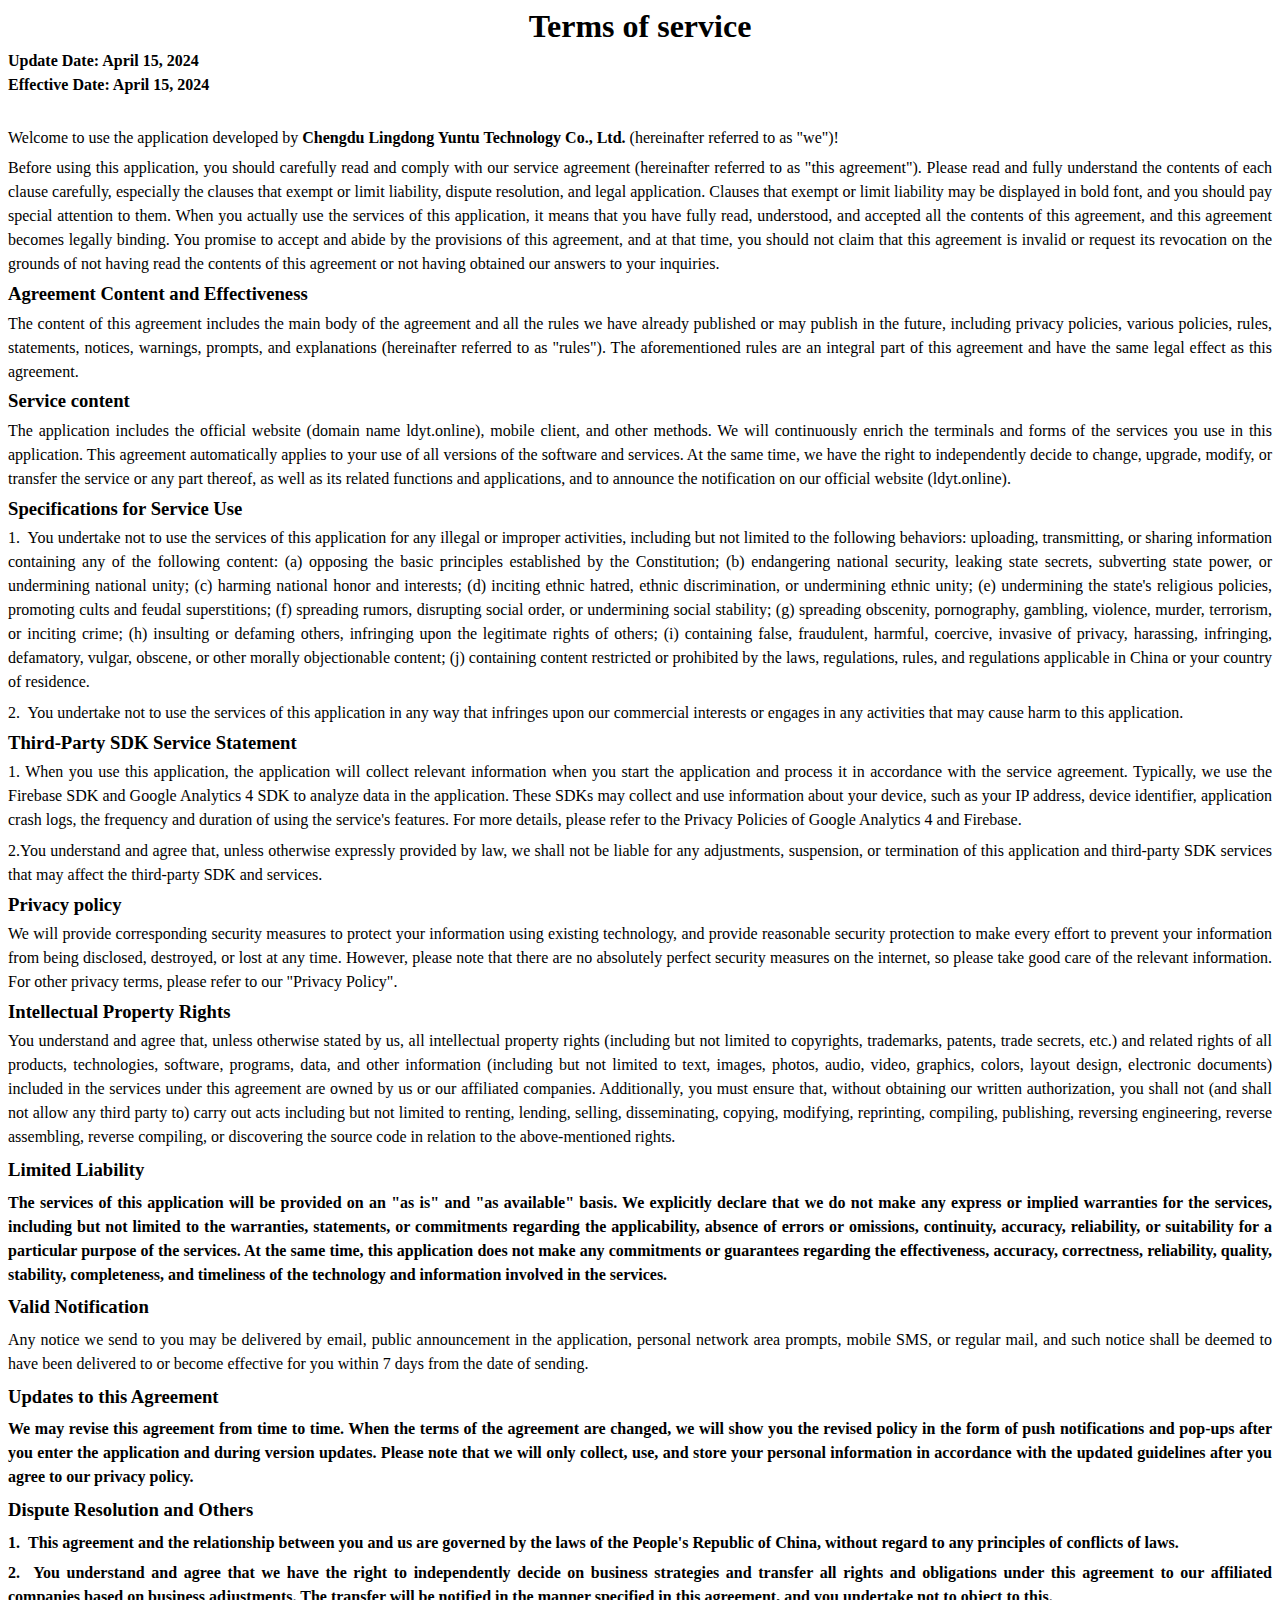
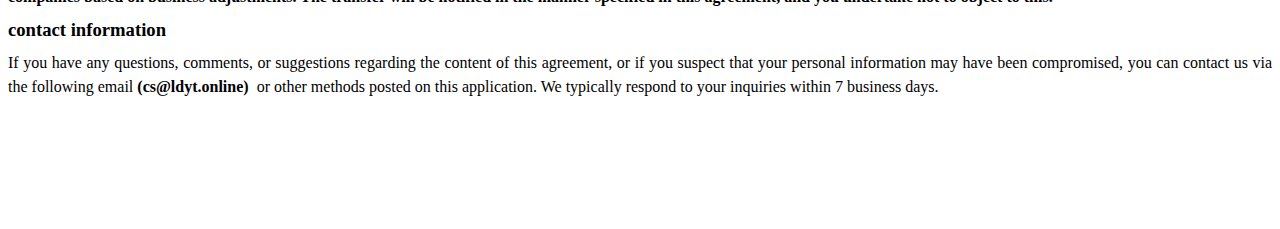
<file: h5/Terms_of_service.html>
<html xmlns:o="urn:schemas-microsoft-com:office:office" xmlns:w="urn:schemas-microsoft-com:office:word"
	xmlns:dt="uuid:C2F41010-65B3-11d1-A29F-00AA00C14882" xmlns="http://www.w3.org/TR/REC-html40">

<head>
	<meta http-equiv=Content-Type content="text/html; charset=gb2312">
	<meta name=ProgId content=Word.Document>
	<title>Terms of use</title>
	<!--[if gte mso 9]><xml><o:DocumentProperties><o:Author>WPS_376106864</o:Author><o:LastAuthor>��ɫҹ��</o:LastAuthor><o:Revision>1</o:Revision><o:Pages>5</o:Pages></o:DocumentProperties><o:CustomDocumentProperties><o:KSOProductBuildVer dt:dt="string" >2052-12.1.0.16729</o:KSOProductBuildVer><o:ICV dt:dt="string" >EACFBE635FB0418A9EBAC19BDAD6B963_13</o:ICV></o:CustomDocumentProperties></xml><![endif]--><!--[if gte mso 9]><xml><o:OfficeDocumentSettings></o:OfficeDocumentSettings></xml><![endif]--><!--[if gte mso 9]><xml><w:WordDocument><w:BrowserLevel>MicrosoftInternetExplorer4</w:BrowserLevel><w:DisplayHorizontalDrawingGridEvery>0</w:DisplayHorizontalDrawingGridEvery><w:DisplayVerticalDrawingGridEvery>2</w:DisplayVerticalDrawingGridEvery><w:DocumentKind>DocumentNotSpecified</w:DocumentKind><w:DrawingGridVerticalSpacing>7.8 ��</w:DrawingGridVerticalSpacing><w:View>Web</w:View><w:Compatibility><w:AdjustLineHeightInTable/><w:DontGrowAutofit/><w:BalanceSingleByteDoubleByteWidth/><w:DoNotExpandShiftReturn/><w:UseFELayout/></w:Compatibility><w:Zoom>0</w:Zoom></w:WordDocument></xml><![endif]--><!--[if gte mso 9]><xml><w:LatentStyles DefLockedState="false"  DefUnhideWhenUsed="true"  DefSemiHidden="true"  DefQFormat="false"  DefPriority="99"  LatentStyleCount="260" >
<w:LsdException Locked="false"  Priority="0"  SemiHidden="false"  UnhideWhenUsed="false"  QFormat="true"  Name="Normal" ></w:LsdException>
<w:LsdException Locked="false"  Priority="0"  SemiHidden="false"  UnhideWhenUsed="false"  QFormat="true"  Name="heading 1" ></w:LsdException>
<w:LsdException Locked="false"  Priority="0"  SemiHidden="false"  QFormat="true"  Name="heading 2" ></w:LsdException>
<w:LsdException Locked="false"  Priority="0"  SemiHidden="false"  QFormat="true"  Name="heading 3" ></w:LsdException>
<w:LsdException Locked="false"  Priority="0"  SemiHidden="false"  QFormat="true"  Name="heading 4" ></w:LsdException>
<w:LsdException Locked="false"  Priority="0"  SemiHidden="false"  QFormat="true"  Name="heading 5" ></w:LsdException>
<w:LsdException Locked="false"  Priority="0"  SemiHidden="false"  QFormat="true"  Name="heading 6" ></w:LsdException>
<w:LsdException Locked="false"  Priority="0"  SemiHidden="false"  QFormat="true"  Name="heading 7" ></w:LsdException>
<w:LsdException Locked="false"  Priority="0"  SemiHidden="false"  QFormat="true"  Name="heading 8" ></w:LsdException>
<w:LsdException Locked="false"  Priority="0"  SemiHidden="false"  QFormat="true"  Name="heading 9" ></w:LsdException>
<w:LsdException Locked="false"  Priority="0"  SemiHidden="false"  UnhideWhenUsed="false"  Name="index 1" ></w:LsdException>
<w:LsdException Locked="false"  Priority="0"  SemiHidden="false"  UnhideWhenUsed="false"  Name="index 2" ></w:LsdException>
<w:LsdException Locked="false"  Priority="0"  SemiHidden="false"  UnhideWhenUsed="false"  Name="index 3" ></w:LsdException>
<w:LsdException Locked="false"  Priority="0"  SemiHidden="false"  UnhideWhenUsed="false"  Name="index 4" ></w:LsdException>
<w:LsdException Locked="false"  Priority="0"  SemiHidden="false"  UnhideWhenUsed="false"  Name="index 5" ></w:LsdException>
<w:LsdException Locked="false"  Priority="0"  SemiHidden="false"  UnhideWhenUsed="false"  Name="index 6" ></w:LsdException>
<w:LsdException Locked="false"  Priority="0"  SemiHidden="false"  UnhideWhenUsed="false"  Name="index 7" ></w:LsdException>
<w:LsdException Locked="false"  Priority="0"  SemiHidden="false"  UnhideWhenUsed="false"  Name="index 8" ></w:LsdException>
<w:LsdException Locked="false"  Priority="0"  SemiHidden="false"  UnhideWhenUsed="false"  Name="index 9" ></w:LsdException>
<w:LsdException Locked="false"  Priority="0"  SemiHidden="false"  UnhideWhenUsed="false"  Name="toc 1" ></w:LsdException>
<w:LsdException Locked="false"  Priority="0"  SemiHidden="false"  UnhideWhenUsed="false"  Name="toc 2" ></w:LsdException>
<w:LsdException Locked="false"  Priority="0"  SemiHidden="false"  UnhideWhenUsed="false"  Name="toc 3" ></w:LsdException>
<w:LsdException Locked="false"  Priority="0"  SemiHidden="false"  UnhideWhenUsed="false"  Name="toc 4" ></w:LsdException>
<w:LsdException Locked="false"  Priority="0"  SemiHidden="false"  UnhideWhenUsed="false"  Name="toc 5" ></w:LsdException>
<w:LsdException Locked="false"  Priority="0"  SemiHidden="false"  UnhideWhenUsed="false"  Name="toc 6" ></w:LsdException>
<w:LsdException Locked="false"  Priority="0"  SemiHidden="false"  UnhideWhenUsed="false"  Name="toc 7" ></w:LsdException>
<w:LsdException Locked="false"  Priority="0"  SemiHidden="false"  UnhideWhenUsed="false"  Name="toc 8" ></w:LsdException>
<w:LsdException Locked="false"  Priority="0"  SemiHidden="false"  UnhideWhenUsed="false"  Name="toc 9" ></w:LsdException>
<w:LsdException Locked="false"  Priority="0"  SemiHidden="false"  UnhideWhenUsed="false"  Name="Normal Indent" ></w:LsdException>
<w:LsdException Locked="false"  Priority="0"  SemiHidden="false"  UnhideWhenUsed="false"  Name="footnote text" ></w:LsdException>
<w:LsdException Locked="false"  Priority="0"  SemiHidden="false"  UnhideWhenUsed="false"  Name="annotation text" ></w:LsdException>
<w:LsdException Locked="false"  Priority="0"  SemiHidden="false"  UnhideWhenUsed="false"  QFormat="true"  Name="header" ></w:LsdException>
<w:LsdException Locked="false"  Priority="0"  SemiHidden="false"  UnhideWhenUsed="false"  QFormat="true"  Name="footer" ></w:LsdException>
<w:LsdException Locked="false"  Priority="0"  SemiHidden="false"  UnhideWhenUsed="false"  Name="index heading" ></w:LsdException>
<w:LsdException Locked="false"  Priority="0"  SemiHidden="false"  QFormat="true"  Name="caption" ></w:LsdException>
<w:LsdException Locked="false"  Priority="0"  SemiHidden="false"  UnhideWhenUsed="false"  Name="table of figures" ></w:LsdException>
<w:LsdException Locked="false"  Priority="0"  SemiHidden="false"  UnhideWhenUsed="false"  Name="envelope address" ></w:LsdException>
<w:LsdException Locked="false"  Priority="0"  SemiHidden="false"  UnhideWhenUsed="false"  Name="envelope return" ></w:LsdException>
<w:LsdException Locked="false"  Priority="0"  SemiHidden="false"  UnhideWhenUsed="false"  Name="footnote reference" ></w:LsdException>
<w:LsdException Locked="false"  Priority="0"  SemiHidden="false"  UnhideWhenUsed="false"  Name="annotation reference" ></w:LsdException>
<w:LsdException Locked="false"  Priority="0"  SemiHidden="false"  UnhideWhenUsed="false"  Name="line number" ></w:LsdException>
<w:LsdException Locked="false"  Priority="0"  SemiHidden="false"  UnhideWhenUsed="false"  Name="page number" ></w:LsdException>
<w:LsdException Locked="false"  Priority="0"  SemiHidden="false"  UnhideWhenUsed="false"  Name="endnote reference" ></w:LsdException>
<w:LsdException Locked="false"  Priority="0"  SemiHidden="false"  UnhideWhenUsed="false"  Name="endnote text" ></w:LsdException>
<w:LsdException Locked="false"  Priority="0"  SemiHidden="false"  UnhideWhenUsed="false"  Name="table of authorities" ></w:LsdException>
<w:LsdException Locked="false"  Priority="0"  SemiHidden="false"  UnhideWhenUsed="false"  Name="macro" ></w:LsdException>
<w:LsdException Locked="false"  Priority="0"  SemiHidden="false"  UnhideWhenUsed="false"  Name="toa heading" ></w:LsdException>
<w:LsdException Locked="false"  Priority="0"  SemiHidden="false"  UnhideWhenUsed="false"  Name="List" ></w:LsdException>
<w:LsdException Locked="false"  Priority="0"  SemiHidden="false"  UnhideWhenUsed="false"  Name="List Bullet" ></w:LsdException>
<w:LsdException Locked="false"  Priority="0"  SemiHidden="false"  UnhideWhenUsed="false"  Name="List Number" ></w:LsdException>
<w:LsdException Locked="false"  Priority="0"  SemiHidden="false"  UnhideWhenUsed="false"  Name="List 2" ></w:LsdException>
<w:LsdException Locked="false"  Priority="0"  SemiHidden="false"  UnhideWhenUsed="false"  Name="List 3" ></w:LsdException>
<w:LsdException Locked="false"  Priority="0"  SemiHidden="false"  UnhideWhenUsed="false"  Name="List 4" ></w:LsdException>
<w:LsdException Locked="false"  Priority="0"  SemiHidden="false"  UnhideWhenUsed="false"  Name="List 5" ></w:LsdException>
<w:LsdException Locked="false"  Priority="0"  SemiHidden="false"  UnhideWhenUsed="false"  Name="List Bullet 2" ></w:LsdException>
<w:LsdException Locked="false"  Priority="0"  SemiHidden="false"  UnhideWhenUsed="false"  Name="List Bullet 3" ></w:LsdException>
<w:LsdException Locked="false"  Priority="0"  SemiHidden="false"  UnhideWhenUsed="false"  Name="List Bullet 4" ></w:LsdException>
<w:LsdException Locked="false"  Priority="0"  SemiHidden="false"  UnhideWhenUsed="false"  Name="List Bullet 5" ></w:LsdException>
<w:LsdException Locked="false"  Priority="0"  SemiHidden="false"  UnhideWhenUsed="false"  Name="List Number 2" ></w:LsdException>
<w:LsdException Locked="false"  Priority="0"  SemiHidden="false"  UnhideWhenUsed="false"  Name="List Number 3" ></w:LsdException>
<w:LsdException Locked="false"  Priority="0"  SemiHidden="false"  UnhideWhenUsed="false"  Name="List Number 4" ></w:LsdException>
<w:LsdException Locked="false"  Priority="0"  SemiHidden="false"  UnhideWhenUsed="false"  Name="List Number 5" ></w:LsdException>
<w:LsdException Locked="false"  Priority="0"  SemiHidden="false"  UnhideWhenUsed="false"  QFormat="true"  Name="Title" ></w:LsdException>
<w:LsdException Locked="false"  Priority="0"  SemiHidden="false"  UnhideWhenUsed="false"  Name="Closing" ></w:LsdException>
<w:LsdException Locked="false"  Priority="0"  SemiHidden="false"  UnhideWhenUsed="false"  Name="Signature" ></w:LsdException>
<w:LsdException Locked="false"  Priority="0"  SemiHidden="false"  UnhideWhenUsed="false"  QFormat="true"  Name="Default Paragraph Font" ></w:LsdException>
<w:LsdException Locked="false"  Priority="0"  SemiHidden="false"  UnhideWhenUsed="false"  Name="Body Text" ></w:LsdException>
<w:LsdException Locked="false"  Priority="0"  SemiHidden="false"  UnhideWhenUsed="false"  Name="Body Text Indent" ></w:LsdException>
<w:LsdException Locked="false"  Priority="0"  SemiHidden="false"  UnhideWhenUsed="false"  Name="List Continue" ></w:LsdException>
<w:LsdException Locked="false"  Priority="0"  SemiHidden="false"  UnhideWhenUsed="false"  Name="List Continue 2" ></w:LsdException>
<w:LsdException Locked="false"  Priority="0"  SemiHidden="false"  UnhideWhenUsed="false"  Name="List Continue 3" ></w:LsdException>
<w:LsdException Locked="false"  Priority="0"  SemiHidden="false"  UnhideWhenUsed="false"  Name="List Continue 4" ></w:LsdException>
<w:LsdException Locked="false"  Priority="0"  SemiHidden="false"  UnhideWhenUsed="false"  Name="List Continue 5" ></w:LsdException>
<w:LsdException Locked="false"  Priority="0"  SemiHidden="false"  UnhideWhenUsed="false"  Name="Message Header" ></w:LsdException>
<w:LsdException Locked="false"  Priority="0"  SemiHidden="false"  UnhideWhenUsed="false"  QFormat="true"  Name="Subtitle" ></w:LsdException>
<w:LsdException Locked="false"  Priority="0"  SemiHidden="false"  UnhideWhenUsed="false"  Name="Salutation" ></w:LsdException>
<w:LsdException Locked="false"  Priority="0"  SemiHidden="false"  UnhideWhenUsed="false"  Name="Date" ></w:LsdException>
<w:LsdException Locked="false"  Priority="0"  SemiHidden="false"  UnhideWhenUsed="false"  Name="Body Text First Indent" ></w:LsdException>
<w:LsdException Locked="false"  Priority="0"  SemiHidden="false"  UnhideWhenUsed="false"  Name="Body Text First Indent 2" ></w:LsdException>
<w:LsdException Locked="false"  Priority="0"  SemiHidden="false"  UnhideWhenUsed="false"  Name="Note Heading" ></w:LsdException>
<w:LsdException Locked="false"  Priority="0"  SemiHidden="false"  UnhideWhenUsed="false"  Name="Body Text 2" ></w:LsdException>
<w:LsdException Locked="false"  Priority="0"  SemiHidden="false"  UnhideWhenUsed="false"  Name="Body Text 3" ></w:LsdException>
<w:LsdException Locked="false"  Priority="0"  SemiHidden="false"  UnhideWhenUsed="false"  Name="Body Text Indent 2" ></w:LsdException>
<w:LsdException Locked="false"  Priority="0"  SemiHidden="false"  UnhideWhenUsed="false"  Name="Body Text Indent 3" ></w:LsdException>
<w:LsdException Locked="false"  Priority="0"  SemiHidden="false"  UnhideWhenUsed="false"  Name="Block Text" ></w:LsdException>
<w:LsdException Locked="false"  Priority="0"  SemiHidden="false"  UnhideWhenUsed="false"  Name="Hyperlink" ></w:LsdException>
<w:LsdException Locked="false"  Priority="0"  SemiHidden="false"  UnhideWhenUsed="false"  Name="FollowedHyperlink" ></w:LsdException>
<w:LsdException Locked="false"  Priority="0"  SemiHidden="false"  UnhideWhenUsed="false"  QFormat="true"  Name="Strong" ></w:LsdException>
<w:LsdException Locked="false"  Priority="0"  SemiHidden="false"  UnhideWhenUsed="false"  QFormat="true"  Name="Emphasis" ></w:LsdException>
<w:LsdException Locked="false"  Priority="0"  SemiHidden="false"  UnhideWhenUsed="false"  Name="Document Map" ></w:LsdException>
<w:LsdException Locked="false"  Priority="0"  SemiHidden="false"  UnhideWhenUsed="false"  Name="Plain Text" ></w:LsdException>
<w:LsdException Locked="false"  Priority="0"  SemiHidden="false"  UnhideWhenUsed="false"  Name="E-mail Signature" ></w:LsdException>
<w:LsdException Locked="false"  Priority="0"  SemiHidden="false"  UnhideWhenUsed="false"  Name="Normal (Web)" ></w:LsdException>
<w:LsdException Locked="false"  Priority="0"  SemiHidden="false"  UnhideWhenUsed="false"  Name="HTML Acronym" ></w:LsdException>
<w:LsdException Locked="false"  Priority="0"  SemiHidden="false"  UnhideWhenUsed="false"  Name="HTML Address" ></w:LsdException>
<w:LsdException Locked="false"  Priority="0"  SemiHidden="false"  UnhideWhenUsed="false"  Name="HTML Cite" ></w:LsdException>
<w:LsdException Locked="false"  Priority="0"  SemiHidden="false"  UnhideWhenUsed="false"  Name="HTML Code" ></w:LsdException>
<w:LsdException Locked="false"  Priority="0"  SemiHidden="false"  UnhideWhenUsed="false"  Name="HTML Definition" ></w:LsdException>
<w:LsdException Locked="false"  Priority="0"  SemiHidden="false"  UnhideWhenUsed="false"  Name="HTML Keyboard" ></w:LsdException>
<w:LsdException Locked="false"  Priority="0"  SemiHidden="false"  UnhideWhenUsed="false"  Name="HTML Preformatted" ></w:LsdException>
<w:LsdException Locked="false"  Priority="0"  SemiHidden="false"  UnhideWhenUsed="false"  Name="HTML Sample" ></w:LsdException>
<w:LsdException Locked="false"  Priority="0"  SemiHidden="false"  UnhideWhenUsed="false"  Name="HTML Typewriter" ></w:LsdException>
<w:LsdException Locked="false"  Priority="0"  SemiHidden="false"  UnhideWhenUsed="false"  Name="HTML Variable" ></w:LsdException>
<w:LsdException Locked="false"  Priority="0"  UnhideWhenUsed="false"  QFormat="true"  Name="Normal Table" ></w:LsdException>
<w:LsdException Locked="false"  Priority="0"  SemiHidden="false"  UnhideWhenUsed="false"  Name="annotation subject" ></w:LsdException>
<w:LsdException Locked="false"  Priority="99"  SemiHidden="false"  Name="No List" ></w:LsdException>
<w:LsdException Locked="false"  Priority="99"  SemiHidden="false"  Name="1 / a / i" ></w:LsdException>
<w:LsdException Locked="false"  Priority="99"  SemiHidden="false"  Name="1 / 1.1 / 1.1.1" ></w:LsdException>
<w:LsdException Locked="false"  Priority="99"  SemiHidden="false"  Name="Article / Section" ></w:LsdException>
<w:LsdException Locked="false"  Priority="0"  SemiHidden="false"  UnhideWhenUsed="false"  Name="Table Simple 1" ></w:LsdException>
<w:LsdException Locked="false"  Priority="0"  SemiHidden="false"  UnhideWhenUsed="false"  Name="Table Simple 2" ></w:LsdException>
<w:LsdException Locked="false"  Priority="0"  SemiHidden="false"  UnhideWhenUsed="false"  Name="Table Simple 3" ></w:LsdException>
<w:LsdException Locked="false"  Priority="0"  SemiHidden="false"  UnhideWhenUsed="false"  Name="Table Classic 1" ></w:LsdException>
<w:LsdException Locked="false"  Priority="0"  SemiHidden="false"  UnhideWhenUsed="false"  Name="Table Classic 2" ></w:LsdException>
<w:LsdException Locked="false"  Priority="0"  SemiHidden="false"  UnhideWhenUsed="false"  Name="Table Classic 3" ></w:LsdException>
<w:LsdException Locked="false"  Priority="0"  SemiHidden="false"  UnhideWhenUsed="false"  Name="Table Classic 4" ></w:LsdException>
<w:LsdException Locked="false"  Priority="0"  SemiHidden="false"  UnhideWhenUsed="false"  Name="Table Colorful 1" ></w:LsdException>
<w:LsdException Locked="false"  Priority="0"  SemiHidden="false"  UnhideWhenUsed="false"  Name="Table Colorful 2" ></w:LsdException>
<w:LsdException Locked="false"  Priority="0"  SemiHidden="false"  UnhideWhenUsed="false"  Name="Table Colorful 3" ></w:LsdException>
<w:LsdException Locked="false"  Priority="0"  SemiHidden="false"  UnhideWhenUsed="false"  Name="Table Columns 1" ></w:LsdException>
<w:LsdException Locked="false"  Priority="0"  SemiHidden="false"  UnhideWhenUsed="false"  Name="Table Columns 2" ></w:LsdException>
<w:LsdException Locked="false"  Priority="0"  SemiHidden="false"  UnhideWhenUsed="false"  Name="Table Columns 3" ></w:LsdException>
<w:LsdException Locked="false"  Priority="0"  SemiHidden="false"  UnhideWhenUsed="false"  Name="Table Columns 4" ></w:LsdException>
<w:LsdException Locked="false"  Priority="0"  SemiHidden="false"  UnhideWhenUsed="false"  Name="Table Columns 5" ></w:LsdException>
<w:LsdException Locked="false"  Priority="0"  SemiHidden="false"  UnhideWhenUsed="false"  Name="Table Grid 1" ></w:LsdException>
<w:LsdException Locked="false"  Priority="0"  SemiHidden="false"  UnhideWhenUsed="false"  Name="Table Grid 2" ></w:LsdException>
<w:LsdException Locked="false"  Priority="0"  SemiHidden="false"  UnhideWhenUsed="false"  Name="Table Grid 3" ></w:LsdException>
<w:LsdException Locked="false"  Priority="0"  SemiHidden="false"  UnhideWhenUsed="false"  Name="Table Grid 4" ></w:LsdException>
<w:LsdException Locked="false"  Priority="0"  SemiHidden="false"  UnhideWhenUsed="false"  Name="Table Grid 5" ></w:LsdException>
<w:LsdException Locked="false"  Priority="0"  SemiHidden="false"  UnhideWhenUsed="false"  Name="Table Grid 6" ></w:LsdException>
<w:LsdException Locked="false"  Priority="0"  SemiHidden="false"  UnhideWhenUsed="false"  Name="Table Grid 7" ></w:LsdException>
<w:LsdException Locked="false"  Priority="0"  SemiHidden="false"  UnhideWhenUsed="false"  Name="Table Grid 8" ></w:LsdException>
<w:LsdException Locked="false"  Priority="0"  SemiHidden="false"  UnhideWhenUsed="false"  Name="Table List 1" ></w:LsdException>
<w:LsdException Locked="false"  Priority="0"  SemiHidden="false"  UnhideWhenUsed="false"  Name="Table List 2" ></w:LsdException>
<w:LsdException Locked="false"  Priority="0"  SemiHidden="false"  UnhideWhenUsed="false"  Name="Table List 3" ></w:LsdException>
<w:LsdException Locked="false"  Priority="0"  SemiHidden="false"  UnhideWhenUsed="false"  Name="Table List 4" ></w:LsdException>
<w:LsdException Locked="false"  Priority="0"  SemiHidden="false"  UnhideWhenUsed="false"  Name="Table List 5" ></w:LsdException>
<w:LsdException Locked="false"  Priority="0"  SemiHidden="false"  UnhideWhenUsed="false"  Name="Table List 6" ></w:LsdException>
<w:LsdException Locked="false"  Priority="0"  SemiHidden="false"  UnhideWhenUsed="false"  Name="Table List 7" ></w:LsdException>
<w:LsdException Locked="false"  Priority="0"  SemiHidden="false"  UnhideWhenUsed="false"  Name="Table List 8" ></w:LsdException>
<w:LsdException Locked="false"  Priority="0"  SemiHidden="false"  UnhideWhenUsed="false"  Name="Table 3D effects 1" ></w:LsdException>
<w:LsdException Locked="false"  Priority="0"  SemiHidden="false"  UnhideWhenUsed="false"  Name="Table 3D effects 2" ></w:LsdException>
<w:LsdException Locked="false"  Priority="0"  SemiHidden="false"  UnhideWhenUsed="false"  Name="Table 3D effects 3" ></w:LsdException>
<w:LsdException Locked="false"  Priority="0"  SemiHidden="false"  UnhideWhenUsed="false"  Name="Table Contemporary" ></w:LsdException>
<w:LsdException Locked="false"  Priority="0"  SemiHidden="false"  UnhideWhenUsed="false"  Name="Table Elegant" ></w:LsdException>
<w:LsdException Locked="false"  Priority="0"  SemiHidden="false"  UnhideWhenUsed="false"  Name="Table Professional" ></w:LsdException>
<w:LsdException Locked="false"  Priority="0"  SemiHidden="false"  UnhideWhenUsed="false"  Name="Table Subtle 1" ></w:LsdException>
<w:LsdException Locked="false"  Priority="0"  SemiHidden="false"  UnhideWhenUsed="false"  Name="Table Subtle 2" ></w:LsdException>
<w:LsdException Locked="false"  Priority="0"  SemiHidden="false"  UnhideWhenUsed="false"  Name="Table Web 1" ></w:LsdException>
<w:LsdException Locked="false"  Priority="0"  SemiHidden="false"  UnhideWhenUsed="false"  Name="Table Web 2" ></w:LsdException>
<w:LsdException Locked="false"  Priority="0"  SemiHidden="false"  UnhideWhenUsed="false"  Name="Table Web 3" ></w:LsdException>
<w:LsdException Locked="false"  Priority="0"  SemiHidden="false"  UnhideWhenUsed="false"  Name="Balloon Text" ></w:LsdException>
<w:LsdException Locked="false"  Priority="0"  SemiHidden="false"  UnhideWhenUsed="false"  Name="Table Grid" ></w:LsdException>
<w:LsdException Locked="false"  Priority="0"  SemiHidden="false"  UnhideWhenUsed="false"  Name="Table Theme" ></w:LsdException>
<w:LsdException Locked="false"  Priority="99"  SemiHidden="false"  Name="Placeholder Text" ></w:LsdException>
<w:LsdException Locked="false"  Priority="99"  SemiHidden="false"  Name="No Spacing" ></w:LsdException>
<w:LsdException Locked="false"  Priority="60"  SemiHidden="false"  UnhideWhenUsed="false"  Name="Light Shading" ></w:LsdException>
<w:LsdException Locked="false"  Priority="61"  SemiHidden="false"  UnhideWhenUsed="false"  Name="Light List" ></w:LsdException>
<w:LsdException Locked="false"  Priority="62"  SemiHidden="false"  UnhideWhenUsed="false"  Name="Light Grid" ></w:LsdException>
<w:LsdException Locked="false"  Priority="63"  SemiHidden="false"  UnhideWhenUsed="false"  Name="Medium Shading 1" ></w:LsdException>
<w:LsdException Locked="false"  Priority="64"  SemiHidden="false"  UnhideWhenUsed="false"  Name="Medium Shading 2" ></w:LsdException>
<w:LsdException Locked="false"  Priority="65"  SemiHidden="false"  UnhideWhenUsed="false"  Name="Medium List 1" ></w:LsdException>
<w:LsdException Locked="false"  Priority="66"  SemiHidden="false"  UnhideWhenUsed="false"  Name="Medium List 2" ></w:LsdException>
<w:LsdException Locked="false"  Priority="67"  SemiHidden="false"  UnhideWhenUsed="false"  Name="Medium Grid 1" ></w:LsdException>
<w:LsdException Locked="false"  Priority="68"  SemiHidden="false"  UnhideWhenUsed="false"  Name="Medium Grid 2" ></w:LsdException>
<w:LsdException Locked="false"  Priority="69"  SemiHidden="false"  UnhideWhenUsed="false"  Name="Medium Grid 3" ></w:LsdException>
<w:LsdException Locked="false"  Priority="70"  SemiHidden="false"  UnhideWhenUsed="false"  Name="Dark List" ></w:LsdException>
<w:LsdException Locked="false"  Priority="71"  SemiHidden="false"  UnhideWhenUsed="false"  Name="Colorful Shading" ></w:LsdException>
<w:LsdException Locked="false"  Priority="72"  SemiHidden="false"  UnhideWhenUsed="false"  Name="Colorful List" ></w:LsdException>
<w:LsdException Locked="false"  Priority="73"  SemiHidden="false"  UnhideWhenUsed="false"  Name="Colorful Grid" ></w:LsdException>
<w:LsdException Locked="false"  Priority="60"  SemiHidden="false"  UnhideWhenUsed="false"  Name="Light Shading Accent 1" ></w:LsdException>
<w:LsdException Locked="false"  Priority="61"  SemiHidden="false"  UnhideWhenUsed="false"  Name="Light List Accent 1" ></w:LsdException>
<w:LsdException Locked="false"  Priority="62"  SemiHidden="false"  UnhideWhenUsed="false"  Name="Light Grid Accent 1" ></w:LsdException>
<w:LsdException Locked="false"  Priority="63"  SemiHidden="false"  UnhideWhenUsed="false"  Name="Medium Shading 1 Accent 1" ></w:LsdException>
<w:LsdException Locked="false"  Priority="64"  SemiHidden="false"  UnhideWhenUsed="false"  Name="Medium Shading 2 Accent 1" ></w:LsdException>
<w:LsdException Locked="false"  Priority="65"  SemiHidden="false"  UnhideWhenUsed="false"  Name="Medium List 1 Accent 1" ></w:LsdException>
<w:LsdException Locked="false"  Priority="99"  SemiHidden="false"  Name="List Paragraph" ></w:LsdException>
<w:LsdException Locked="false"  Priority="99"  SemiHidden="false"  Name="Quote" ></w:LsdException>
<w:LsdException Locked="false"  Priority="99"  SemiHidden="false"  Name="Intense Quote" ></w:LsdException>
<w:LsdException Locked="false"  Priority="66"  SemiHidden="false"  UnhideWhenUsed="false"  Name="Medium List 2 Accent 1" ></w:LsdException>
<w:LsdException Locked="false"  Priority="67"  SemiHidden="false"  UnhideWhenUsed="false"  Name="Medium Grid 1 Accent 1" ></w:LsdException>
<w:LsdException Locked="false"  Priority="68"  SemiHidden="false"  UnhideWhenUsed="false"  Name="Medium Grid 2 Accent 1" ></w:LsdException>
<w:LsdException Locked="false"  Priority="69"  SemiHidden="false"  UnhideWhenUsed="false"  Name="Medium Grid 3 Accent 1" ></w:LsdException>
<w:LsdException Locked="false"  Priority="70"  SemiHidden="false"  UnhideWhenUsed="false"  Name="Dark List Accent 1" ></w:LsdException>
<w:LsdException Locked="false"  Priority="71"  SemiHidden="false"  UnhideWhenUsed="false"  Name="Colorful Shading Accent 1" ></w:LsdException>
<w:LsdException Locked="false"  Priority="72"  SemiHidden="false"  UnhideWhenUsed="false"  Name="Colorful List Accent 1" ></w:LsdException>
<w:LsdException Locked="false"  Priority="73"  SemiHidden="false"  UnhideWhenUsed="false"  Name="Colorful Grid Accent 1" ></w:LsdException>
<w:LsdException Locked="false"  Priority="60"  SemiHidden="false"  UnhideWhenUsed="false"  Name="Light Shading Accent 2" ></w:LsdException>
<w:LsdException Locked="false"  Priority="61"  SemiHidden="false"  UnhideWhenUsed="false"  Name="Light List Accent 2" ></w:LsdException>
<w:LsdException Locked="false"  Priority="62"  SemiHidden="false"  UnhideWhenUsed="false"  Name="Light Grid Accent 2" ></w:LsdException>
<w:LsdException Locked="false"  Priority="63"  SemiHidden="false"  UnhideWhenUsed="false"  Name="Medium Shading 1 Accent 2" ></w:LsdException>
<w:LsdException Locked="false"  Priority="64"  SemiHidden="false"  UnhideWhenUsed="false"  Name="Medium Shading 2 Accent 2" ></w:LsdException>
<w:LsdException Locked="false"  Priority="65"  SemiHidden="false"  UnhideWhenUsed="false"  Name="Medium List 1 Accent 2" ></w:LsdException>
<w:LsdException Locked="false"  Priority="66"  SemiHidden="false"  UnhideWhenUsed="false"  Name="Medium List 2 Accent 2" ></w:LsdException>
<w:LsdException Locked="false"  Priority="67"  SemiHidden="false"  UnhideWhenUsed="false"  Name="Medium Grid 1 Accent 2" ></w:LsdException>
<w:LsdException Locked="false"  Priority="68"  SemiHidden="false"  UnhideWhenUsed="false"  Name="Medium Grid 2 Accent 2" ></w:LsdException>
<w:LsdException Locked="false"  Priority="69"  SemiHidden="false"  UnhideWhenUsed="false"  Name="Medium Grid 3 Accent 2" ></w:LsdException>
<w:LsdException Locked="false"  Priority="70"  SemiHidden="false"  UnhideWhenUsed="false"  Name="Dark List Accent 2" ></w:LsdException>
<w:LsdException Locked="false"  Priority="71"  SemiHidden="false"  UnhideWhenUsed="false"  Name="Colorful Shading Accent 2" ></w:LsdException>
<w:LsdException Locked="false"  Priority="72"  SemiHidden="false"  UnhideWhenUsed="false"  Name="Colorful List Accent 2" ></w:LsdException>
<w:LsdException Locked="false"  Priority="73"  SemiHidden="false"  UnhideWhenUsed="false"  Name="Colorful Grid Accent 2" ></w:LsdException>
<w:LsdException Locked="false"  Priority="60"  SemiHidden="false"  UnhideWhenUsed="false"  Name="Light Shading Accent 3" ></w:LsdException>
<w:LsdException Locked="false"  Priority="61"  SemiHidden="false"  UnhideWhenUsed="false"  Name="Light List Accent 3" ></w:LsdException>
<w:LsdException Locked="false"  Priority="62"  SemiHidden="false"  UnhideWhenUsed="false"  Name="Light Grid Accent 3" ></w:LsdException>
<w:LsdException Locked="false"  Priority="63"  SemiHidden="false"  UnhideWhenUsed="false"  Name="Medium Shading 1 Accent 3" ></w:LsdException>
<w:LsdException Locked="false"  Priority="64"  SemiHidden="false"  UnhideWhenUsed="false"  Name="Medium Shading 2 Accent 3" ></w:LsdException>
<w:LsdException Locked="false"  Priority="65"  SemiHidden="false"  UnhideWhenUsed="false"  Name="Medium List 1 Accent 3" ></w:LsdException>
<w:LsdException Locked="false"  Priority="66"  SemiHidden="false"  UnhideWhenUsed="false"  Name="Medium List 2 Accent 3" ></w:LsdException>
<w:LsdException Locked="false"  Priority="67"  SemiHidden="false"  UnhideWhenUsed="false"  Name="Medium Grid 1 Accent 3" ></w:LsdException>
<w:LsdException Locked="false"  Priority="68"  SemiHidden="false"  UnhideWhenUsed="false"  Name="Medium Grid 2 Accent 3" ></w:LsdException>
<w:LsdException Locked="false"  Priority="69"  SemiHidden="false"  UnhideWhenUsed="false"  Name="Medium Grid 3 Accent 3" ></w:LsdException>
<w:LsdException Locked="false"  Priority="70"  SemiHidden="false"  UnhideWhenUsed="false"  Name="Dark List Accent 3" ></w:LsdException>
<w:LsdException Locked="false"  Priority="71"  SemiHidden="false"  UnhideWhenUsed="false"  Name="Colorful Shading Accent 3" ></w:LsdException>
<w:LsdException Locked="false"  Priority="72"  SemiHidden="false"  UnhideWhenUsed="false"  Name="Colorful List Accent 3" ></w:LsdException>
<w:LsdException Locked="false"  Priority="73"  SemiHidden="false"  UnhideWhenUsed="false"  Name="Colorful Grid Accent 3" ></w:LsdException>
<w:LsdException Locked="false"  Priority="60"  SemiHidden="false"  UnhideWhenUsed="false"  Name="Light Shading Accent 4" ></w:LsdException>
<w:LsdException Locked="false"  Priority="61"  SemiHidden="false"  UnhideWhenUsed="false"  Name="Light List Accent 4" ></w:LsdException>
<w:LsdException Locked="false"  Priority="62"  SemiHidden="false"  UnhideWhenUsed="false"  Name="Light Grid Accent 4" ></w:LsdException>
<w:LsdException Locked="false"  Priority="63"  SemiHidden="false"  UnhideWhenUsed="false"  Name="Medium Shading 1 Accent 4" ></w:LsdException>
<w:LsdException Locked="false"  Priority="64"  SemiHidden="false"  UnhideWhenUsed="false"  Name="Medium Shading 2 Accent 4" ></w:LsdException>
<w:LsdException Locked="false"  Priority="65"  SemiHidden="false"  UnhideWhenUsed="false"  Name="Medium List 1 Accent 4" ></w:LsdException>
<w:LsdException Locked="false"  Priority="66"  SemiHidden="false"  UnhideWhenUsed="false"  Name="Medium List 2 Accent 4" ></w:LsdException>
<w:LsdException Locked="false"  Priority="67"  SemiHidden="false"  UnhideWhenUsed="false"  Name="Medium Grid 1 Accent 4" ></w:LsdException>
<w:LsdException Locked="false"  Priority="68"  SemiHidden="false"  UnhideWhenUsed="false"  Name="Medium Grid 2 Accent 4" ></w:LsdException>
<w:LsdException Locked="false"  Priority="69"  SemiHidden="false"  UnhideWhenUsed="false"  Name="Medium Grid 3 Accent 4" ></w:LsdException>
<w:LsdException Locked="false"  Priority="70"  SemiHidden="false"  UnhideWhenUsed="false"  Name="Dark List Accent 4" ></w:LsdException>
<w:LsdException Locked="false"  Priority="71"  SemiHidden="false"  UnhideWhenUsed="false"  Name="Colorful Shading Accent 4" ></w:LsdException>
<w:LsdException Locked="false"  Priority="72"  SemiHidden="false"  UnhideWhenUsed="false"  Name="Colorful List Accent 4" ></w:LsdException>
<w:LsdException Locked="false"  Priority="73"  SemiHidden="false"  UnhideWhenUsed="false"  Name="Colorful Grid Accent 4" ></w:LsdException>
<w:LsdException Locked="false"  Priority="60"  SemiHidden="false"  UnhideWhenUsed="false"  Name="Light Shading Accent 5" ></w:LsdException>
<w:LsdException Locked="false"  Priority="61"  SemiHidden="false"  UnhideWhenUsed="false"  Name="Light List Accent 5" ></w:LsdException>
<w:LsdException Locked="false"  Priority="62"  SemiHidden="false"  UnhideWhenUsed="false"  Name="Light Grid Accent 5" ></w:LsdException>
<w:LsdException Locked="false"  Priority="63"  SemiHidden="false"  UnhideWhenUsed="false"  Name="Medium Shading 1 Accent 5" ></w:LsdException>
<w:LsdException Locked="false"  Priority="64"  SemiHidden="false"  UnhideWhenUsed="false"  Name="Medium Shading 2 Accent 5" ></w:LsdException>
<w:LsdException Locked="false"  Priority="65"  SemiHidden="false"  UnhideWhenUsed="false"  Name="Medium List 1 Accent 5" ></w:LsdException>
<w:LsdException Locked="false"  Priority="66"  SemiHidden="false"  UnhideWhenUsed="false"  Name="Medium List 2 Accent 5" ></w:LsdException>
<w:LsdException Locked="false"  Priority="67"  SemiHidden="false"  UnhideWhenUsed="false"  Name="Medium Grid 1 Accent 5" ></w:LsdException>
<w:LsdException Locked="false"  Priority="68"  SemiHidden="false"  UnhideWhenUsed="false"  Name="Medium Grid 2 Accent 5" ></w:LsdException>
<w:LsdException Locked="false"  Priority="69"  SemiHidden="false"  UnhideWhenUsed="false"  Name="Medium Grid 3 Accent 5" ></w:LsdException>
<w:LsdException Locked="false"  Priority="70"  SemiHidden="false"  UnhideWhenUsed="false"  Name="Dark List Accent 5" ></w:LsdException>
<w:LsdException Locked="false"  Priority="71"  SemiHidden="false"  UnhideWhenUsed="false"  Name="Colorful Shading Accent 5" ></w:LsdException>
<w:LsdException Locked="false"  Priority="72"  SemiHidden="false"  UnhideWhenUsed="false"  Name="Colorful List Accent 5" ></w:LsdException>
<w:LsdException Locked="false"  Priority="73"  SemiHidden="false"  UnhideWhenUsed="false"  Name="Colorful Grid Accent 5" ></w:LsdException>
<w:LsdException Locked="false"  Priority="60"  SemiHidden="false"  UnhideWhenUsed="false"  Name="Light Shading Accent 6" ></w:LsdException>
<w:LsdException Locked="false"  Priority="61"  SemiHidden="false"  UnhideWhenUsed="false"  Name="Light List Accent 6" ></w:LsdException>
<w:LsdException Locked="false"  Priority="62"  SemiHidden="false"  UnhideWhenUsed="false"  Name="Light Grid Accent 6" ></w:LsdException>
<w:LsdException Locked="false"  Priority="63"  SemiHidden="false"  UnhideWhenUsed="false"  Name="Medium Shading 1 Accent 6" ></w:LsdException>
<w:LsdException Locked="false"  Priority="64"  SemiHidden="false"  UnhideWhenUsed="false"  Name="Medium Shading 2 Accent 6" ></w:LsdException>
<w:LsdException Locked="false"  Priority="65"  SemiHidden="false"  UnhideWhenUsed="false"  Name="Medium List 1 Accent 6" ></w:LsdException>
<w:LsdException Locked="false"  Priority="66"  SemiHidden="false"  UnhideWhenUsed="false"  Name="Medium List 2 Accent 6" ></w:LsdException>
<w:LsdException Locked="false"  Priority="67"  SemiHidden="false"  UnhideWhenUsed="false"  Name="Medium Grid 1 Accent 6" ></w:LsdException>
<w:LsdException Locked="false"  Priority="68"  SemiHidden="false"  UnhideWhenUsed="false"  Name="Medium Grid 2 Accent 6" ></w:LsdException>
<w:LsdException Locked="false"  Priority="69"  SemiHidden="false"  UnhideWhenUsed="false"  Name="Medium Grid 3 Accent 6" ></w:LsdException>
<w:LsdException Locked="false"  Priority="70"  SemiHidden="false"  UnhideWhenUsed="false"  Name="Dark List Accent 6" ></w:LsdException>
<w:LsdException Locked="false"  Priority="71"  SemiHidden="false"  UnhideWhenUsed="false"  Name="Colorful Shading Accent 6" ></w:LsdException>
<w:LsdException Locked="false"  Priority="72"  SemiHidden="false"  UnhideWhenUsed="false"  Name="Colorful List Accent 6" ></w:LsdException>
<w:LsdException Locked="false"  Priority="73"  SemiHidden="false"  UnhideWhenUsed="false"  Name="Colorful Grid Accent 6" ></w:LsdException>
</w:LatentStyles></xml><![endif]-->
	<style>
		@font-face {
			font-family: "Times New Roman";
		}

		@font-face {
			font-family: "����";
		}

		@font-face {
			font-family: "Wingdings";
		}

		@font-face {
			font-family: "Calibri";
		}

		@font-face {
			font-family: "Cambria";
		}

		@font-face {
			font-family: "Segoe UI";
		}

		@list l0:level1 {
			mso-level-number-format: decimal;
			mso-level-suffix: tab;
			mso-level-text: "%1.";
			mso-level-tab-stop: 15.6000pt;
			mso-level-number-position: left;
			margin-left: 0.0000pt;
			text-indent: 0.0000pt;
			font-family: 'Times New Roman';
		}

		@list l1:level1 {
			mso-level-number-format: decimal;
			mso-level-suffix: space;
			mso-level-text: "%1.";
			mso-level-tab-stop: none;
			mso-level-number-position: left;
			margin-left: 0.0000pt;
			text-indent: 0.0000pt;
			font-family: 'Times New Roman';
		}

		p.MsoNormal {
			mso-style-name: ����;
			mso-style-parent: "";
			margin: 0pt;
			margin-bottom: .0001pt;
			mso-pagination: none;
			text-align: justify;
			text-justify: inter-ideograph;
			font-family: Calibri;
			mso-fareast-font-family: ����;
			mso-bidi-font-family: 'Times New Roman';
			font-size: 10.5000pt;
			mso-font-kerning: 1.0000pt;
		}

		span.10 {
			font-family: 'Times New Roman';
		}

		p.MsoFooter {
			mso-style-name: ҳ��;
			margin: 0pt;
			margin-bottom: .0001pt;
			layout-grid-mode: char;
			mso-pagination: none;
			text-align: left;
			font-family: Calibri;
			mso-fareast-font-family: ����;
			mso-bidi-font-family: 'Times New Roman';
			font-size: 9.0000pt;
			mso-font-kerning: 1.0000pt;
		}

		p.MsoHeader {
			mso-style-name: ҳü;
			margin: 0pt;
			margin-bottom: .0001pt;
			border-top: none;
			mso-border-top-alt: none;
			border-right: none;
			mso-border-right-alt: none;
			border-bottom: none;
			mso-border-bottom-alt: none;
			border-left: none;
			mso-border-left-alt: none;
			padding: 1pt 4pt 1pt 4pt;
			layout-grid-mode: char;
			mso-pagination: none;
			text-align: justify;
			text-justify: inter-ideograph;
			font-family: Calibri;
			mso-fareast-font-family: ����;
			mso-bidi-font-family: 'Times New Roman';
			font-size: 9.0000pt;
			mso-font-kerning: 1.0000pt;
		}

		p.p {
			mso-style-name: "��ͨ\(��վ\)";
			margin-top: 5.0000pt;
			margin-right: 0.0000pt;
			margin-bottom: 5.0000pt;
			margin-left: 0.0000pt;
			mso-margin-top-alt: auto;
			mso-margin-bottom-alt: auto;
			mso-pagination: none;
			text-align: left;
			font-family: Calibri;
			mso-fareast-font-family: ����;
			mso-bidi-font-family: 'Times New Roman';
			font-size: 12.0000pt;
		}

		span.msoIns {
			mso-style-type: export-only;
			mso-style-name: "";
			text-decoration: underline;
			text-underline: single;
			color: blue;
		}

		span.msoDel {
			mso-style-type: export-only;
			mso-style-name: "";
			text-decoration: line-through;
			color: red;
		}

		table.MsoNormalTable {
			mso-style-name: ��ͨ����;
			mso-style-parent: "";
			mso-style-noshow: yes;
			mso-tstyle-rowband-size: 0;
			mso-tstyle-colband-size: 0;
			mso-padding-alt: 0.0000pt 5.4000pt 0.0000pt 5.4000pt;
			mso-para-margin: 0pt;
			mso-para-margin-bottom: .0001pt;
			mso-pagination: widow-orphan;
			font-family: 'Times New Roman';
			font-size: 10.0000pt;
			mso-ansi-language: #0400;
			mso-fareast-language: #0400;
			mso-bidi-language: #0400;
		}

		@page {
			mso-page-border-surround-header: no;
			mso-page-border-surround-footer: no;
		}

		@page Section0 {
			margin-top: 72.0000pt;
			margin-bottom: 72.0000pt;
			margin-left: 90.0000pt;
			margin-right: 90.0000pt;
			size: 595.3000pt 841.9000pt;
			layout-grid: 15.6000pt;
			mso-header-margin: 42.5500pt;
			mso-footer-margin: 49.6000pt;
		}

		div.Section0 {
			page: Section0;
		}
	</style>
</head>

<body style="tab-interval:21pt;text-justify-trim:punctuation;"><!--StartFragment-->
	<div class="Section0" style="layout-grid:15.6000pt;">
		<p class=p align=center style="mso-pagination:widow-orphan;text-align:center;"><b><span style="mso-spacerun:'yes';font-family:Cambria;
font-weight:bold;font-size:24.0000pt;mso-font-kerning:0.0000pt;">T</span></b><b><span style="mso-spacerun:'yes';font-family:Cambria;
font-weight:bold;font-size:24.0000pt;mso-font-kerning:0.0000pt;">erms of service</span></b><b><span style="mso-spacerun:'yes';font-family:Cambria;
font-weight:bold;font-size:24.0000pt;mso-font-kerning:0.0000pt;">
					<o:p></o:p>
				</span></b></p>
		<p class=p align=justify style="mso-pagination:widow-orphan;text-align:justify;text-justify:inter-ideograph;">
			<b><span style="mso-spacerun:'yes';font-family:Cambria;
font-weight:bold;font-size:12.0000pt;mso-font-kerning:0.0000pt;">Update Date: April 15, 2024</span></b><b><span style="mso-spacerun:'yes';font-family:Cambria;
font-weight:bold;font-size:12.0000pt;mso-font-kerning:0.0000pt;">
					<o:p></o:p>
				</span></b>
		</p>
		<p class=p align=justify style="mso-pagination:widow-orphan;text-align:justify;text-justify:inter-ideograph;">
			<b><span style="mso-spacerun:'yes';font-family:Cambria;
font-weight:bold;font-size:12.0000pt;mso-font-kerning:0.0000pt;">Effective Date: April 15, 2024</span></b><b><span
					style="mso-spacerun:'yes';font-family:Cambria;
font-weight:bold;font-size:12.0000pt;mso-font-kerning:0.0000pt;">
					<o:p></o:p>
				</span></b>
		</p>
		<p class=p align=justify style="mso-pagination:widow-orphan;text-align:justify;text-justify:inter-ideograph;">
			<b><span style="mso-spacerun:'yes';font-family:Calibri;
mso-bidi-font-family:'Times New Roman';font-weight:bold;font-size:12.0000pt;
mso-font-kerning:0.0000pt;">
					<o:p>&nbsp;</o:p>
				</span></b>
		</p>
		<p class=p align=justify style="mso-pagination:widow-orphan;text-align:justify;text-justify:inter-ideograph;
line-height:150%;"><span style="mso-spacerun:'yes';font-family:Calibri;
mso-bidi-font-family:'Times New Roman';font-weight:normal;font-size:12.0000pt;
mso-font-kerning:0.0000pt;">Welcome to use the application developed by </span><b><span style="mso-spacerun:'yes';font-family:Calibri;
mso-bidi-font-family:'Times New Roman';font-weight:bold;font-size:12.0000pt;
mso-font-kerning:0.0000pt;">Chengdu Lingdong Yuntu Technology Co., Ltd. </span></b><span style="mso-spacerun:'yes';font-family:Calibri;
mso-bidi-font-family:'Times New Roman';font-weight:normal;font-size:12.0000pt;
mso-font-kerning:0.0000pt;">(hereinafter referred to as "we")!</span><span style="mso-spacerun:'yes';font-family:Calibri;
mso-bidi-font-family:'Times New Roman';font-weight:normal;font-size:12.0000pt;
mso-font-kerning:0.0000pt;">
				<o:p></o:p>
			</span></p>
		<p class=p align=justify style="mso-pagination:widow-orphan;text-align:justify;text-justify:inter-ideograph;
line-height:150%;"><span class="10" style="mso-spacerun:'yes';font-family:Calibri;
mso-bidi-font-family:'Times New Roman';">Before using this application, you should carefully read and comply with our
				service agreement (hereinafter referred to as "this agreement"). Please read and fully understand the
				contents of each clause carefully, especially the clauses that exempt or limit liability, dispute
				resolution, and legal application. Clauses that exempt or limit liability may be displayed in bold font,
				and you should pay special attention to them. When you actually use the services of this application, it
				means that you have fully read, understood, and accepted all the contents of this agreement, and this
				agreement becomes legally binding. You promise to accept and abide by the provisions of this agreement,
				and at that time, you should not claim that this agreement is invalid or request its revocation on the
				grounds of not having read the contents of this agreement or not having obtained our answers to your
				inquiries.</span><span class="10" style="mso-spacerun:'yes';font-family:Calibri;
mso-bidi-font-family:'Times New Roman';">
				<o:p></o:p>
			</span></p>
		<p class=p align=justify style="mso-pagination:widow-orphan;text-align:justify;text-justify:inter-ideograph;">
			<b><span style="mso-spacerun:'yes';font-family:Cambria;
font-weight:bold;font-size:14.0000pt;mso-font-kerning:0.0000pt;">Agreement Content and Effectiveness</span></b><b><span
					style="mso-spacerun:'yes';font-family:Cambria;
font-weight:bold;font-size:14.0000pt;mso-font-kerning:0.0000pt;">
					<o:p></o:p>
				</span></b>
		</p>
		<p class=p align=justify style="margin-top:5.0000pt;margin-right:0.0000pt;margin-bottom:5.0000pt;
mso-para-margin-right:0.0000gd;mso-margin-top-alt:auto;mso-margin-bottom-alt:auto;
mso-pagination:widow-orphan;text-align:justify;text-justify:inter-ideograph;
line-height:150%;"><span style="mso-spacerun:'yes';font-family:Calibri;
mso-bidi-font-family:'Times New Roman';font-weight:normal;font-size:12.0000pt;
mso-font-kerning:0.0000pt;">The content of this agreement includes the main body of the agreement and all the rules we
				have already published or may publish in the future, including privacy policies, various policies,
				rules, statements, notices, warnings, prompts, and explanations (hereinafter referred to as "rules").
				The aforementioned rules are an integral part of this agreement and have the same legal effect as this
				agreement.</span><span style="mso-spacerun:'yes';font-family:Calibri;
mso-bidi-font-family:'Times New Roman';font-weight:normal;font-size:12.0000pt;
mso-font-kerning:0.0000pt;">
				<o:p></o:p>
			</span></p>
		<p class=p align=justify style="mso-pagination:widow-orphan;text-align:justify;text-justify:inter-ideograph;">
			<b><span style="mso-spacerun:'yes';font-family:Cambria;
font-weight:bold;font-size:14.0000pt;mso-font-kerning:0.0000pt;">Service content</span></b><b><span style="mso-spacerun:'yes';font-family:Cambria;
font-weight:bold;font-size:14.0000pt;mso-font-kerning:0.0000pt;">
					<o:p></o:p>
				</span></b>
		</p>
		<p class=p align=justify style="margin-top:5.0000pt;margin-right:0.0000pt;margin-bottom:5.0000pt;
mso-para-margin-right:0.0000gd;mso-margin-top-alt:auto;mso-margin-bottom-alt:auto;
mso-pagination:widow-orphan;text-align:justify;text-justify:inter-ideograph;
line-height:150%;"><span style="mso-spacerun:'yes';font-family:Calibri;
mso-bidi-font-family:'Times New Roman';font-weight:normal;font-size:12.0000pt;
mso-font-kerning:0.0000pt;">The application includes the official website (domain name ldyt.online), mobile client, and
				other methods. We will continuously enrich the terminals and forms of the services you use in this
				application. This agreement automatically applies to your use of all versions of the software and
				services. At the same time, we have the right to independently decide to change, upgrade, modify, or
				transfer the service or any part thereof, as well as its related functions and applications, and to
				announce the notification on our official website (ldyt.online).</span><span style="mso-spacerun:'yes';font-family:Calibri;
mso-bidi-font-family:'Times New Roman';font-weight:normal;font-size:12.0000pt;
mso-font-kerning:0.0000pt;">
				<o:p></o:p>
			</span></p>
		<p class=p align=justify style="mso-pagination:widow-orphan;text-align:justify;text-justify:inter-ideograph;">
			<b><span style="mso-spacerun:'yes';font-family:Cambria;
font-weight:bold;font-size:14.0000pt;mso-font-kerning:0.0000pt;">Specifications for Service Use</span></b><b><span
					style="mso-spacerun:'yes';font-family:Cambria;
font-weight:bold;font-size:14.0000pt;mso-font-kerning:0.0000pt;">
					<o:p></o:p>
				</span></b>
		</p>
		<p class=p align=justify style="margin-top:5.0000pt;margin-right:0.0000pt;margin-bottom:5.0000pt;
mso-para-margin-right:0.0000gd;mso-margin-top-alt:auto;mso-margin-bottom-alt:auto;
mso-pagination:widow-orphan;text-align:justify;text-justify:inter-ideograph;
line-height:150%;mso-list:l0 level1 lfo1;">
			<![if !supportLists]><span style="mso-ascii-font-family:Calibri;mso-hansi-font-family:Calibri;
mso-bidi-font-family:'Times New Roman';font-weight:normal;font-size:12.0000pt;
mso-font-kerning:0.0000pt;"><span style='mso-list:Ignore;'>1.<span>&nbsp;</span></span></span>
			<![endif]><span style="mso-spacerun:'yes';mso-ascii-font-family:Calibri;
mso-hansi-font-family:Calibri;mso-bidi-font-family:'Times New Roman';font-weight:normal;
font-size:12.0000pt;mso-font-kerning:0.0000pt;">
				<font face="Calibri">You undertake not to use the services of this application for any illegal or
					improper activities, including but not limited to the following behaviors: uploading, transmitting,
					or sharing information containing any of the following content: (a) opposing the basic principles
					established by the Constitution; (b) endangering national security, leaking state secrets,
					subverting state power, or undermining national unity; (c) harming national honor and interests; (d)
					inciting ethnic hatred, ethnic discrimination, or undermining ethnic unity; (e) undermining the
					state's religious policies, promoting cults and feudal superstitions; (f) spreading rumors,
					disrupting social order, or undermining social stability; (g) spreading obscenity, pornography,
					gambling, violence, murder, terrorism, or inciting crime; (h) insulting or defaming others,
					infringing upon the legitimate rights of others; (i) containing false, fraudulent, harmful,
					coercive, invasive of privacy, harassing, infringing, defamatory, vulgar, obscene, or other morally
					objectionable content; (j) containing content restricted or prohibited by the laws, regulations,
					rules, and regulations applicable in China or your country of residence.</font>
			</span><span style="mso-spacerun:'yes';mso-ascii-font-family:Calibri;
mso-hansi-font-family:Calibri;mso-bidi-font-family:'Times New Roman';font-weight:normal;
font-size:12.0000pt;mso-font-kerning:0.0000pt;">
				<o:p></o:p>
			</span>
		</p>
		<p class=p align=justify style="margin-top:5.0000pt;margin-right:0.0000pt;margin-bottom:5.0000pt;
mso-para-margin-right:0.0000gd;mso-margin-top-alt:auto;mso-margin-bottom-alt:auto;
mso-pagination:widow-orphan;text-align:justify;text-justify:inter-ideograph;
line-height:150%;mso-list:l0 level1 lfo1;">
			<![if !supportLists]><span style="font-family:Calibri;mso-bidi-font-family:'Times New Roman';
font-weight:normal;font-size:12.0000pt;mso-font-kerning:0.0000pt;"><span
					style='mso-list:Ignore;'>2.<span>&nbsp;</span></span></span>
			<![endif]><span style="mso-spacerun:'yes';font-family:Calibri;
mso-bidi-font-family:'Times New Roman';font-weight:normal;font-size:12.0000pt;
mso-font-kerning:0.0000pt;">You undertake not to use the services of this application in any way that infringes upon
				our commercial interests or engages in any activities that may cause harm to this
				application.</span><span style="mso-spacerun:'yes';font-family:Calibri;
mso-bidi-font-family:'Times New Roman';font-weight:normal;font-size:12.0000pt;
mso-font-kerning:0.0000pt;">
				<o:p></o:p>
			</span>
		</p>
		<p class=p align=justify style="mso-pagination:widow-orphan;text-align:justify;text-justify:inter-ideograph;">
			<b><span style="mso-spacerun:'yes';font-family:Cambria;
font-weight:bold;font-size:14.0000pt;mso-font-kerning:0.0000pt;">Third-Party SDK Service Statement</span></b><b><span
					style="mso-spacerun:'yes';font-family:Cambria;
font-weight:bold;font-size:14.0000pt;mso-font-kerning:0.0000pt;">
					<o:p></o:p>
				</span></b>
		</p>
		<p class=p align=justify style="margin-top:5.0000pt;margin-right:0.0000pt;margin-bottom:5.0000pt;
mso-para-margin-right:0.0000gd;mso-margin-top-alt:auto;mso-margin-bottom-alt:auto;
mso-pagination:widow-orphan;text-align:justify;text-justify:inter-ideograph;
line-height:150%;"><span style="mso-spacerun:'yes';mso-ascii-font-family:Calibri;
mso-hansi-font-family:Calibri;mso-bidi-font-family:'Times New Roman';font-weight:normal;
font-size:12.0000pt;mso-font-kerning:0.0000pt;">
				<font face="Calibri">1.</font>
			</span><span style="mso-spacerun:'yes';font-family:Calibri;
mso-bidi-font-family:'Times New Roman';font-weight:normal;font-size:12.0000pt;
mso-font-kerning:0.0000pt;">When you use this application, the application will collect relevant information when you
				start the application and process it in accordance with the service agreement. Typically, we use the
				Firebase SDK and Google Analytics 4 SDK to analyze data in the application. These SDKs may collect and
				use information about your device, such as your IP address, device identifier, application crash logs,
				the frequency and duration of using the service's features. For more details, please refer to the
				Privacy Policies of Google Analytics 4 and Firebase.</span><span style="mso-spacerun:'yes';font-family:Calibri;
mso-bidi-font-family:'Times New Roman';font-weight:normal;font-size:12.0000pt;
mso-font-kerning:0.0000pt;">
				<o:p></o:p>
			</span></p>
		<p class=p align=justify style="margin-top:5.0000pt;margin-right:0.0000pt;margin-bottom:5.0000pt;
mso-para-margin-right:0.0000gd;mso-margin-top-alt:auto;mso-margin-bottom-alt:auto;
mso-pagination:widow-orphan;text-align:justify;text-justify:inter-ideograph;
line-height:150%;"><span style="mso-spacerun:'yes';mso-ascii-font-family:Calibri;mso-hansi-font-family:Calibri;mso-bidi-font-family:'Times New Roman';font-weight:normal;font-size:12.0000pt;mso-font-kerning:0.0000pt;">
				<font face="Calibri">2.You understand and agree that, unless otherwise expressly provided by law, we
					shall not be liable for any adjustments, suspension, or termination of this application and
					third-party SDK services that may affect the third-party SDK and services.</font>
			</span><span style="mso-spacerun:'yes';mso-ascii-font-family:Calibri;
mso-hansi-font-family:Calibri;mso-bidi-font-family:'Times New Roman';font-weight:normal;
font-size:12.0000pt;mso-font-kerning:0.0000pt;">
				<o:p></o:p>
			</span></p>
		<p class=p align=justify style="mso-pagination:widow-orphan;text-align:justify;text-justify:inter-ideograph;">
			<b><span style="mso-spacerun:'yes';mso-ascii-font-family:Cambria;
mso-hansi-font-family:Cambria;mso-bidi-font-family:Cambria;font-weight:bold;
font-size:14.0000pt;mso-font-kerning:0.0000pt;">
					<font face="Cambria">Privacy policy</font>
				</span>
			</b>
		</p>
		<p class=p align=justify style="margin-top:5.0000pt;margin-right:0.0000pt;margin-bottom:5.0000pt;
mso-para-margin-right:0.0000gd;mso-margin-top-alt:auto;mso-margin-bottom-alt:auto;
mso-pagination:widow-orphan;text-align:justify;text-justify:inter-ideograph;
line-height:150%;"><span style="mso-spacerun:'yes';mso-ascii-font-family:Calibri;
mso-hansi-font-family:Calibri;mso-bidi-font-family:'Times New Roman';font-weight:normal;
font-size:12.0000pt;mso-font-kerning:0.0000pt;">
				<font face="Calibri">We will provide corresponding security measures to protect your information using
					existing technology, and provide reasonable security protection to make every effort to prevent your
					information from being disclosed, destroyed, or lost at any time. However, please note that there
					are no absolutely perfect security measures on the internet, so please take good care of the
					relevant information. For other privacy terms, please refer to our "Privacy Policy". </font>
			</span><span style="mso-spacerun:'yes';mso-ascii-font-family:Calibri;
mso-hansi-font-family:Calibri;mso-bidi-font-family:'Times New Roman';font-weight:normal;
font-size:12.0000pt;mso-font-kerning:0.0000pt;">
				<o:p></o:p>
			</span></p>
		<p class=p align=justify style="mso-pagination:widow-orphan;text-align:justify;text-justify:inter-ideograph;">
			<b><span style="mso-spacerun:'yes';mso-ascii-font-family:Cambria;
mso-hansi-font-family:Cambria;mso-bidi-font-family:Cambria;font-weight:bold;
font-size:14.0000pt;mso-font-kerning:0.0000pt;">
					<font face="Cambria">Intellectual Property Rights</font>
				</span></b><b><span style="mso-spacerun:'yes';mso-ascii-font-family:Cambria;
mso-hansi-font-family:Cambria;mso-bidi-font-family:Cambria;font-weight:bold;
font-size:14.0000pt;mso-font-kerning:0.0000pt;">
					<o:p></o:p>
				</span></b>
		</p>
		<p class=p align=justify style="margin-top:5.0000pt;margin-right:0.0000pt;margin-bottom:5.0000pt;
mso-para-margin-right:0.0000gd;mso-margin-top-alt:auto;mso-margin-bottom-alt:auto;
mso-pagination:widow-orphan;text-align:justify;text-justify:inter-ideograph;
line-height:150%;"><span style="mso-spacerun:'yes';mso-ascii-font-family:Calibri;
mso-hansi-font-family:Calibri;mso-bidi-font-family:'Times New Roman';font-weight:normal;
font-size:12.0000pt;mso-font-kerning:0.0000pt;">
				<font face="Calibri">You understand and agree that, unless otherwise stated by us, all intellectual
					property rights (including but not limited to copyrights, trademarks, patents, trade secrets, etc.)
					and related rights of all products, technologies, software, programs, data, and other information
					(including but not limited to text, images, photos, audio, video, graphics, colors, layout design,
					electronic documents) included in the services under this agreement are owned by us or our
					affiliated companies. Additionally, you must ensure that, without obtaining our written
					authorization, you shall not (and shall not allow any third party to) carry out acts including but
					not limited to renting, lending, selling, disseminating, copying, modifying, reprinting, compiling,
					publishing, reversing engineering, reverse assembling, reverse compiling, or discovering the source
					code in relation to the above-mentioned rights.</font>
			</span><span style="mso-spacerun:'yes';mso-ascii-font-family:Calibri;
mso-hansi-font-family:Calibri;mso-bidi-font-family:'Times New Roman';font-weight:normal;
font-size:12.0000pt;mso-font-kerning:0.0000pt;">
				<o:p></o:p>
			</span></p>
		<p class=p align=justify style="margin-top:5.0000pt;margin-right:0.0000pt;margin-bottom:5.0000pt;
mso-para-margin-right:0.0000gd;mso-margin-top-alt:auto;mso-margin-bottom-alt:auto;
mso-pagination:widow-orphan;text-align:justify;text-justify:inter-ideograph;
line-height:150%;"><b><span style="mso-spacerun:'yes';mso-ascii-font-family:Cambria;
mso-hansi-font-family:Cambria;mso-bidi-font-family:Cambria;line-height:150%;
font-weight:bold;font-size:14.0000pt;mso-font-kerning:0.0000pt;">
					<font face="Cambria">Limited Liability</font>
				</span></b><b><span style="mso-spacerun:'yes';mso-ascii-font-family:Calibri;
mso-hansi-font-family:Calibri;mso-bidi-font-family:'Times New Roman';line-height:150%;
font-weight:bold;font-size:14.0000pt;mso-font-kerning:0.0000pt;">
					<o:p></o:p>
				</span></b></p>
		<p class=p align=justify style="margin-top:5.0000pt;margin-right:0.0000pt;margin-bottom:5.0000pt;
mso-para-margin-right:0.0000gd;mso-margin-top-alt:auto;mso-margin-bottom-alt:auto;
mso-pagination:widow-orphan;text-align:justify;text-justify:inter-ideograph;
line-height:150%;"><b><span style="mso-spacerun:'yes';mso-ascii-font-family:Calibri;
mso-hansi-font-family:Calibri;mso-bidi-font-family:'Times New Roman';font-weight:bold;
font-size:12.0000pt;mso-font-kerning:0.0000pt;">
					<font face="Calibri">The services of this application will be provided on an "as is" and "as
						available" basis. We explicitly declare that we do not make any express or implied warranties
						for the services, including but not limited to the warranties, statements, or commitments
						regarding the applicability, absence of errors or omissions, continuity, accuracy, reliability,
						or suitability for a particular purpose of the services. At the same time, this application does
						not make any commitments or guarantees regarding the effectiveness, accuracy, correctness,
						reliability, quality, stability, completeness, and timeliness of the technology and information
						involved in the services.</font>
				</span></b><b><span style="mso-spacerun:'yes';mso-ascii-font-family:Calibri;
mso-hansi-font-family:Calibri;mso-bidi-font-family:'Times New Roman';font-weight:bold;
font-size:12.0000pt;mso-font-kerning:0.0000pt;">
					<o:p></o:p>
				</span></b></p>
		<p class=p align=justify style="margin-top:5.0000pt;margin-right:0.0000pt;margin-bottom:5.0000pt;
mso-para-margin-right:0.0000gd;mso-margin-top-alt:auto;mso-margin-bottom-alt:auto;
mso-pagination:widow-orphan;text-align:justify;text-justify:inter-ideograph;
line-height:150%;"><b><span style="mso-spacerun:'yes';mso-ascii-font-family:Cambria;
mso-hansi-font-family:Cambria;mso-bidi-font-family:Cambria;line-height:150%;
font-weight:bold;font-size:14.0000pt;mso-font-kerning:0.0000pt;">
					<font face="Cambria">Valid Notification</font>
				</span></b><b><span style="mso-spacerun:'yes';mso-ascii-font-family:Cambria;
mso-hansi-font-family:Cambria;mso-bidi-font-family:Cambria;line-height:150%;
font-weight:bold;font-size:14.0000pt;mso-font-kerning:0.0000pt;">
					<o:p></o:p>
				</span></b></p>
		<p class=p align=justify style="margin-top:5.0000pt;margin-right:0.0000pt;margin-bottom:5.0000pt;
mso-para-margin-right:0.0000gd;mso-margin-top-alt:auto;mso-margin-bottom-alt:auto;
mso-pagination:widow-orphan;text-align:justify;text-justify:inter-ideograph;
line-height:150%;"><span style="mso-spacerun:'yes';mso-ascii-font-family:Calibri;
mso-hansi-font-family:Calibri;mso-bidi-font-family:'Times New Roman';font-weight:normal;
font-size:12.0000pt;mso-font-kerning:0.0000pt;">
				<font face="Calibri">Any notice we send to you may be delivered by email, public announcement in the
					application, personal network area prompts, mobile SMS, or regular mail, and such notice shall be
					deemed to have been delivered to or become effective for you within 7 days from the date of sending.
				</font>
			</span><span style="mso-spacerun:'yes';mso-ascii-font-family:Calibri;
mso-hansi-font-family:Calibri;mso-bidi-font-family:'Times New Roman';font-weight:normal;
font-size:12.0000pt;mso-font-kerning:0.0000pt;">
				<o:p></o:p>
			</span></p>
		<p class=p align=justify style="margin-top:5.0000pt;margin-right:0.0000pt;margin-bottom:5.0000pt;
mso-para-margin-right:0.0000gd;mso-margin-top-alt:auto;mso-margin-bottom-alt:auto;
mso-pagination:widow-orphan;text-align:justify;text-justify:inter-ideograph;
line-height:150%;"><b><span style="mso-spacerun:'yes';mso-ascii-font-family:Cambria;
mso-hansi-font-family:Cambria;mso-bidi-font-family:Cambria;line-height:150%;
font-weight:bold;font-size:14.0000pt;mso-font-kerning:0.0000pt;">
					<font face="Cambria">Updates to this Agreement</font>
				</span></b><b><span style="mso-spacerun:'yes';mso-ascii-font-family:Cambria;
mso-hansi-font-family:Cambria;mso-bidi-font-family:Cambria;line-height:150%;
font-weight:bold;font-size:14.0000pt;mso-font-kerning:0.0000pt;">
					<o:p></o:p>
				</span></b></p>
		<p class=p align=justify style="margin-top:5.0000pt;margin-right:0.0000pt;margin-bottom:5.0000pt;
mso-para-margin-right:0.0000gd;mso-margin-top-alt:auto;mso-margin-bottom-alt:auto;
mso-pagination:widow-orphan;text-align:justify;text-justify:inter-ideograph;
line-height:150%;"><b><span style="mso-spacerun:'yes';mso-ascii-font-family:Calibri;
mso-hansi-font-family:Calibri;mso-bidi-font-family:'Times New Roman';font-weight:bold;
font-size:12.0000pt;mso-font-kerning:0.0000pt;">
					<font face="Calibri">We may revise this agreement from time to time. When the terms of the agreement
						are changed, we will show you the revised policy in the form of push notifications and pop-ups
						after you enter the application and during version updates. Please note that we will only
						collect, use, and store your personal information in accordance with the updated guidelines
						after you agree to our privacy policy.</font>
				</span></b><b><span style="mso-spacerun:'yes';mso-ascii-font-family:Calibri;
mso-hansi-font-family:Calibri;mso-bidi-font-family:'Times New Roman';font-weight:bold;
font-size:12.0000pt;mso-font-kerning:0.0000pt;">
					<o:p></o:p>
				</span></b></p>
		<p class=p align=justify style="margin-top:5.0000pt;margin-right:0.0000pt;margin-bottom:5.0000pt;
mso-para-margin-right:0.0000gd;mso-margin-top-alt:auto;mso-margin-bottom-alt:auto;
mso-pagination:widow-orphan;text-align:justify;text-justify:inter-ideograph;
line-height:150%;"><b><span style="mso-spacerun:'yes';mso-ascii-font-family:Cambria;
mso-hansi-font-family:Cambria;mso-bidi-font-family:Cambria;line-height:150%;
font-weight:bold;font-size:14.0000pt;mso-font-kerning:0.0000pt;">
					<font face="Cambria">Dispute Resolution and Others</font>
				</span></b><b><span style="mso-spacerun:'yes';mso-ascii-font-family:Cambria;
mso-hansi-font-family:Cambria;mso-bidi-font-family:Cambria;line-height:150%;
font-weight:bold;font-size:14.0000pt;mso-font-kerning:0.0000pt;">
					<o:p></o:p>
				</span></b></p>
		<p class=p align=justify style="margin-top:5.0000pt;margin-right:0.0000pt;margin-bottom:5.0000pt;
mso-para-margin-right:0.0000gd;mso-margin-top-alt:auto;mso-margin-bottom-alt:auto;
mso-pagination:widow-orphan;text-align:justify;text-justify:inter-ideograph;
line-height:150%;mso-list:l1 level1 lfo2;">
			<![if !supportLists]><span style="mso-ascii-font-family:Calibri;mso-hansi-font-family:Calibri;
mso-bidi-font-family:'Times New Roman';font-weight:bold;font-size:12.0000pt;
mso-font-kerning:0.0000pt;"><span style='mso-list:Ignore;'>1.<span>&nbsp;</span></span></span>
			<![endif]><b><span style="mso-spacerun:'yes';mso-ascii-font-family:Calibri;
mso-hansi-font-family:Calibri;mso-bidi-font-family:'Times New Roman';font-weight:bold;
font-size:12.0000pt;mso-font-kerning:0.0000pt;">
					<font face="Calibri">This agreement and the relationship between you and us are governed by the laws
						of the People's Republic of China, without regard to any principles of conflicts of laws.</font>
				</span></b><b><span style="mso-spacerun:'yes';mso-ascii-font-family:Calibri;
mso-hansi-font-family:Calibri;mso-bidi-font-family:'Times New Roman';font-weight:bold;
font-size:12.0000pt;mso-font-kerning:0.0000pt;">
					<o:p></o:p>
				</span></b>
		</p>
		<p class=p align=justify style="margin-top:5.0000pt;margin-right:0.0000pt;margin-bottom:5.0000pt;
mso-para-margin-right:0.0000gd;mso-margin-top-alt:auto;mso-margin-bottom-alt:auto;
mso-pagination:widow-orphan;text-align:justify;text-justify:inter-ideograph;
line-height:150%;mso-list:l1 level1 lfo2;">
			<![if !supportLists]><span style="mso-ascii-font-family:Calibri;mso-hansi-font-family:Calibri;
mso-bidi-font-family:'Times New Roman';font-weight:bold;font-size:12.0000pt;
mso-font-kerning:0.0000pt;"><span style='mso-list:Ignore;'>2.<span>&nbsp;</span></span></span>
			<![endif]><b><span style="mso-spacerun:'yes';mso-ascii-font-family:Calibri;
mso-hansi-font-family:Calibri;mso-bidi-font-family:'Times New Roman';font-weight:bold;
font-size:12.0000pt;mso-font-kerning:0.0000pt;">
					<font face="Calibri">You understand and agree that we have the right to independently decide on
						business strategies and transfer all rights and obligations under this agreement to our
						affiliated companies based on business adjustments. The transfer will be notified in the manner
						specified in this agreement, and you undertake not to object to this.</font>
				</span></b><b><span style="mso-spacerun:'yes';mso-ascii-font-family:Calibri;
mso-hansi-font-family:Calibri;mso-bidi-font-family:'Times New Roman';font-weight:bold;
font-size:12.0000pt;mso-font-kerning:0.0000pt;">
					<o:p></o:p>
				</span></b>
		</p>
		<p class=p align=justify style="margin-top:5.0000pt;margin-right:0.0000pt;margin-bottom:5.0000pt;
mso-para-margin-right:0.0000gd;mso-margin-top-alt:auto;mso-margin-bottom-alt:auto;
mso-pagination:widow-orphan;text-align:justify;text-justify:inter-ideograph;
line-height:150%;"><b><span style="mso-spacerun:'yes';font-family:Cambria;mso-fareast-font-family:'Segoe UI';
line-height:150%;letter-spacing:0.0000pt;font-weight:bold;
text-transform:none;font-style:normal;font-size:14.0000pt;
mso-font-kerning:0.0000pt;background:rgb(255,255,255);mso-shading:rgb(255,255,255);">contact
					information</span></b><b><span style="mso-spacerun:'yes';font-family:Cambria;mso-fareast-font-family:'Segoe UI';
line-height:150%;letter-spacing:0.0000pt;font-weight:bold;
text-transform:none;font-style:normal;font-size:14.0000pt;
mso-font-kerning:0.0000pt;background:rgb(255,255,255);mso-shading:rgb(255,255,255);">
					<o:p></o:p>
				</span></b></p>
		<p class=p align=justify style="margin-top:5.0000pt;margin-right:0.0000pt;margin-bottom:5.0000pt;
mso-para-margin-right:0.0000gd;mso-margin-top-alt:auto;mso-margin-bottom-alt:auto;
mso-pagination:widow-orphan;text-align:justify;text-justify:inter-ideograph;
line-height:150%;"><span style="mso-spacerun:'yes';mso-ascii-font-family:Calibri;
mso-hansi-font-family:Calibri;mso-bidi-font-family:'Times New Roman';font-weight:normal;
font-size:12.0000pt;mso-font-kerning:0.0000pt;">
				<font face="Calibri">If you have any questions, comments, or suggestions regarding the content of this
					agreement, or if you suspect that your personal information may have been compromised, you can
					contact us via the following email </font>
			</span><b><span style="mso-spacerun:'yes';mso-ascii-font-family:Calibri;
mso-hansi-font-family:Calibri;mso-bidi-font-family:'Times New Roman';font-weight:bold;
font-size:12.0000pt;mso-font-kerning:0.0000pt;">
					<font face="Calibri">(cs@ldyt.online)</font>
				</span></b><span style="mso-spacerun:'yes';mso-ascii-font-family:Calibri;
mso-hansi-font-family:Calibri;mso-bidi-font-family:'Times New Roman';font-weight:normal;
font-size:12.0000pt;mso-font-kerning:0.0000pt;">&nbsp;<font face="Calibri">or other methods posted on this application.
					We typically respond to your inquiries within 7 business days.</font></span><span style="mso-spacerun:'yes';mso-ascii-font-family:Calibri;
mso-hansi-font-family:Calibri;mso-bidi-font-family:'Times New Roman';font-weight:normal;
font-size:12.0000pt;mso-font-kerning:0.0000pt;">
				<o:p></o:p>
			</span></p>
		<p class=p align=justify style="margin-top:5.0000pt;margin-right:0.0000pt;margin-bottom:5.0000pt;
mso-para-margin-right:0.0000gd;mso-margin-top-alt:auto;mso-margin-bottom-alt:auto;
mso-pagination:widow-orphan;text-align:justify;text-justify:inter-ideograph;
line-height:150%;"><b><span style="mso-spacerun:'yes';mso-ascii-font-family:Calibri;
mso-hansi-font-family:Calibri;mso-bidi-font-family:'Times New Roman';font-weight:bold;
font-size:12.0000pt;mso-font-kerning:0.0000pt;">
					<o:p>&nbsp;</o:p>
				</span></b></p>
		<p class=p align=justify style="margin-top:5.0000pt;margin-right:0.0000pt;margin-bottom:5.0000pt;
mso-para-margin-right:0.0000gd;mso-margin-top-alt:auto;mso-margin-bottom-alt:auto;
mso-pagination:widow-orphan;text-align:justify;text-justify:inter-ideograph;
line-height:150%;"><b><span style="mso-spacerun:'yes';mso-ascii-font-family:Calibri;
mso-hansi-font-family:Calibri;mso-bidi-font-family:'Times New Roman';font-weight:bold;
font-size:12.0000pt;mso-font-kerning:0.0000pt;">
					<o:p>&nbsp;</o:p>
				</span></b></p>
		<p class=p align=justify style="margin-top:5.0000pt;margin-right:0.0000pt;margin-bottom:5.0000pt;
mso-para-margin-right:0.0000gd;mso-margin-top-alt:auto;mso-margin-bottom-alt:auto;
mso-pagination:widow-orphan;text-align:justify;text-justify:inter-ideograph;
line-height:150%;"><span style="mso-spacerun:'yes';mso-ascii-font-family:Calibri;
mso-hansi-font-family:Calibri;mso-bidi-font-family:'Times New Roman';font-weight:normal;
font-size:12.0000pt;mso-font-kerning:0.0000pt;">
				<o:p>&nbsp;</o:p>
			</span></p>
		<p class=p align=justify style="margin-top:5.0000pt;margin-right:0.0000pt;margin-bottom:5.0000pt;
mso-para-margin-right:0.0000gd;mso-margin-top-alt:auto;mso-margin-bottom-alt:auto;
mso-pagination:widow-orphan;text-align:justify;text-justify:inter-ideograph;
line-height:150%;"><span style="mso-spacerun:'yes';font-family:Calibri;
mso-bidi-font-family:'Times New Roman';font-weight:normal;font-size:12.0000pt;
mso-font-kerning:0.0000pt;">
				<o:p>&nbsp;</o:p>
			</span></p>
	</div><!--EndFragment-->
</body>

</html>
</file>
<file: h5/common.css>
body * {
  box-sizing: border-box;
  flex-shrink: 0;
  margin: 0;
  padding: 0;
  width: 100%;
}
body {
  margin: 0;
  padding: 0;
  width: 100%;
  height: 100%;
  font-family: PingFangSC-Regular, Roboto, Helvetica Neue, Helvetica, Tahoma,
    Arial, PingFang SC-Light, Microsoft YaHei;
}
input {
  background-color: transparent;
  border: 0;
}
button {
  margin: 0;
  padding: 0;
  border: 1px solid transparent;
  outline: none;
  background-color: transparent;
}

button:active {
  opacity: 0.6;
}
.flex-col {
  display: flex;
  flex-direction: column;
}
.flex-row {
  display: flex;
  flex-direction: row;
}
.justify-start {
  display: flex;
  justify-content: flex-start;
}
.justify-center {
  display: flex;
  justify-content: center;
}

.justify-end {
  display: flex;
  justify-content: flex-end;
}
.justify-evenly {
  display: flex;
  justify-content: space-evenly;
}
.justify-around {
  display: flex;
  justify-content: space-around;
}
.justify-between {
  display: flex;
  justify-content: space-between;
}
.align-start {
  display: flex;
  align-items: flex-start;
}
.align-center {
  display: flex;
  align-items: center;
}
.align-end {
  display: flex;
  align-items: flex-end;
}
</file>
<file: h5/index.css>
.page {
  position: relative;
  width: 100%;
  z-index: 9998;
}

.group_1 {
  width: 100%;
  height: 43.4375vw;
  /* 让背景填充整个容器 */
  background-position: center;
  /* 可选：使背景图像居中 */
  background: url(./img/home_back.png) 100% no-repeat;
  overflow: hidden;
  background-size: 100% 100%;
}

.group_content {
  width: 100%;
  height: max-content;
  position: static;
}

.group_2 {
  width: 100%;
  height: 4.17vw;
  position: fixed;
  box-sizing: border-box;
  background-color: rgba(0, 17, 52, 1);
  z-index: 999;
}

.header {
  position: fixed;
  top: 0;
  width: 100%;
  background-color: #333;
  color: white;
  padding: 10px 20px;
  box-sizing: border-box;
}

.block_1 {
  border-radius: 50%;
  width: 2.5vw;
  height: 2.5vw;
  margin: 0.83vw 0 0 18.75vw;
}

.text_1 {
  width: 8.49vw;
  height: 1.57vw;
  overflow-wrap: break-word;
  font-size: 1.04vw;
  font-family: Poppins-Bold Italic;
  font-weight: NaN;
  text-align: left;
  white-space: nowrap;
  line-height: 1.05vw;
  margin: 1.3vw 0 0 0.62vw;
}

.text_2 {
  width: 2.4vw;
  height: 1.25vw;
  overflow-wrap: break-word;
  color: rgba(255, 255, 255, 1);
  font-size: 0.83vw;
  font-family: Source Han Sans CN-Regular;
  font-weight: NaN;
  text-align: left;
  white-space: nowrap;
  line-height: 0.84vw;
  margin: 1.45vw 0 0 35.2vw;
}

.text_3 {
  width: max-content;
  height: 1.25vw;
  overflow-wrap: break-word;
  color: rgba(255, 255, 255, 1);
  font-size: 0.83vw;
  font-family: Source Han Sans CN-Regular;
  font-weight: NaN;
  text-align: left;
  white-space: nowrap;
  line-height: 0.84vw;
  margin: 1.45vw 0 0 3.12vw;
}

.text_2:hover {
  color: rgba(35, 112, 254, 1);
  font-weight: bold
}

.text_3:hover {
  color: rgba(35, 112, 254, 1);
  font-weight: bold
}

.text_4:hover {
  color: rgba(35, 112, 254, 1);
  font-weight: bold
}

/* .text_3:hover~.label_1 .label_1_image {
  visibility: visible;
} */

.label_1 {
  width: 1.25vw;
  height: 1.25vw;
  margin: 1.45vw 0 0 0.2vw;
  overflow: hidden;
}

.label_1_image {
  width: 100%;
  height: auto;
  visibility: hidden;
}

.text_4 {
  width: 1.57vw;
  height: 1.25vw;
  overflow-wrap: break-word;
  color: rgba(255, 255, 255, 1);
  font-size: 0.83vw;
  font-family: Source Han Sans CN-Regular;
  font-weight: NaN;
  text-align: left;
  white-space: nowrap;
  line-height: 0.84vw;
  margin: 1.45vw 0 0 3.12vw;
}

.group_8 {
  position: relative;
  width: 100%;
  height: 43.49vw;
}

.text_5 {
  width: 40.89vw;
  height: 3.13vw;
  overflow-wrap: break-word;
  color: rgba(255, 255, 255, 1);
  font-size: 1.87vw;
  font-family: Source Han Sans CN-Bold;
  font-weight: 700;
  text-align: center;
  white-space: nowrap;
  line-height: 3.13vw;
  margin: 5.2vw 0 0 29.58vw;
}

.text_6 {
  width: 20.32vw;
  height: 1.25vw;
  overflow-wrap: break-word;
  color: rgba(255, 255, 255, 1);
  font-size: 0.83vw;
  font-family: Source Han Sans CN-Medium;
  font-weight: 500;
  text-align: center;
  white-space: nowrap;
  line-height: 0.84vw;
  margin: 1.25vw 0 0 39.84vw;
}

.box_3 {
  width: 62.5vw;
  height: 6.78vw;
  margin: 4.73vw auto 0 auto;
  align-items: center;
  justify-content: center;
}
.box_3:hover {
  cursor: pointer;
}
.box_1 {
  background-color: rgba(255, 255, 255, 0.2);
  border-radius: 16px;
  width: 26.05vw;
  height: 6.78vw;
  border: 1px gradient;
}

.image_1 {
  width: 4.28vw;
  height: 4.28vw;
  margin: 1.25vw 0 0 1.25vw;
}

.text-group_3 {
  width: 17.3vw;
  height: 4.28vw;
  margin: 1.25vw 1.97vw 0 1.25vw;
}

.text_7 {
  width: 16.05vw;
  height: 1.57vw;
  overflow-wrap: break-word;
  color: rgba(255, 255, 255, 1);
  font-size: 1.04vw;
  font-family: Source Han Sans CN-Medium;
  font-weight: 500;
  text-align: left;
  white-space: nowrap;
  line-height: 1.05vw;
}

.text_8 {
  width: 17.3vw;
  height: 2.5vw;
  overflow-wrap: break-word;
  color: rgba(180, 180, 180, 1);
  font-size: 0.83vw;
  font-family: Source Han Sans CN-Regular;
  font-weight: NaN;
  text-align: left;
  margin-top: 0.21vw;
}

.box_2 {
  background-color: rgba(255, 255, 255, 0.2);
  border-radius: 16px;
  position: relative;
  width: 26.05vw;
  height: 6.78vw;
}

.image_2 {
  width: 4.28vw;
  height: 4.28vw;
  margin: 1.25vw 0 0 1.25vw;
}

.text-wrapper_3 {
  width: 17.3vw;
  height: 4.28vw;
  margin: 1.25vw 1.97vw 0 1.25vw;
}

.text_9 {
  width: 15.42vw;
  height: 1.57vw;
  overflow-wrap: break-word;
  color: rgba(255, 255, 255, 1);
  font-size: 1.04vw;
  font-family: Source Han Sans CN-Medium;
  font-weight: 500;
  text-align: left;
  white-space: nowrap;
  line-height: 1.05vw;
}

.text_10 {
  width: 17.3vw;
  height: 2.5vw;
  overflow-wrap: break-word;
  color: rgba(180, 180, 180, 1);
  font-size: 0.83vw;
  font-family: Source Han Sans CN-Regular;
  font-weight: NaN;
  text-align: left;
  margin-top: 0.21vw;
}

.text-wrapper_4 {
  background-color: rgba(0, 0, 0, 0.8);
  border-radius: 16px;
  height: 6.78vw;
  width: 26.05vw;
  position: absolute;
  left: 0;
  top: 0;
}

.text_11 {
  width: 7.92vw;
  height: 1.25vw;
  overflow-wrap: break-word;
  color: rgba(255, 255, 255, 1);
  font-size: 0.83vw;
  font-family: Source Han Sans CN-Regular;
  font-weight: NaN;
  text-align: left;
  white-space: nowrap;
  line-height: 0.84vw;
  margin: 2.76vw 0 0 9.06vw;
}

.group_5 {
  box-shadow: 0px 0px 20px 0px rgba(0, 0, 0, 0.06);
  background-color: rgba(255, 255, 255, 1);
  border-radius: 16px;
  height: 8.44vw;
  width: 11.52vw;
  display: none;
  position: fixed;
  left: 65.06vw;
  top: 5vw;
  justify-content: flex-center;
  z-index: 998;
}

.group_9 {
  width: 7.97vw;
  height: 1.88vw;
  margin: 1.56vw 0 0 1.04vw;
}

.group_9:hover .text_12 {
  color: rgba(35, 112, 254, 1);
}

.label_2 {
  width: 1.88vw;
  height: 1.88vw;
}

.text_12 {
  width: 5.47vw;
  height: 1.1vw;
  overflow-wrap: break-word;
  color: rgba(51, 51, 51, 1);
  font-size: 0.72vw;
  font-family: Source Han Sans CN-Normal;
  font-weight: NaN;
  text-align: left;
  white-space: nowrap;
  line-height: 0.73vw;
  margin-top: 0.42vw;
}

.group_10 {
  width: 7.97vw;
  height: 1.88vw;
  margin: 1.56vw 0 1.56vw 1.04vw;
}

.label_3 {
  width: 1.88vw;
  height: 1.88vw;
}

.text-wrapper_5 {
  width: 5.47vw;
  height: 1.88vw;
}

.text_13 {
  width: 5vw;
  height: 1.1vw;
  overflow-wrap: break-word;
  color: rgba(51, 51, 51, 1);
  font-size: 0.72vw;
  font-family: Source Han Sans CN-Normal;
  font-weight: NaN;
  text-align: left;
  white-space: nowrap;
  line-height: 0.73vw;
}

.text_14 {
  width: 5.47vw;
  height: 0.89vw;
  overflow-wrap: break-word;
  color: rgba(179, 179, 179, 1);
  font-size: 0.57vw;
  font-family: Source Han Sans CN-Regular;
  font-weight: NaN;
  text-align: left;
  white-space: nowrap;
  line-height: 0.58vw;
  margin-top: -0.1vw;
}

.group_6 {
  width: 100%;
  height: 8.65vw;
  background-size: 100% 100%;
  justify-content: flex-center;
  box-sizing: border-box;
  background-color: rgba(0, 17, 52, 1);
}

.footer {
  position: fixed;
  bottom: 0;
  width: 100%;
  background-color: #333;
  color: white;
  padding: 10px 20px;
  box-sizing: border-box;
}

.text_15 {
  width: 17.3vw;
  height: 2.82vw;
  overflow-wrap: break-word;
  color: rgba(255, 255, 255, 1);
  font-size: 1.87vw;
  font-family: Source Han Sans CN-Bold;
  font-weight: 700;
  text-align: center;
  white-space: nowrap;
  line-height: 1.88vw;
  margin: 2.6vw 0 0 18.75vw;
}

.text_16 {
  width: 4.38vw;
  height: 1.1vw;
  overflow-wrap: break-word;
  color: rgba(255, 255, 255, 1);
  font-size: 0.72vw;
  font-family: Source Han Sans CN-Bold;
  font-weight: NaN;
  text-align: center;
  white-space: nowrap;
  line-height: 0.73vw;
  margin: 2.6vw 0 0 20.52vw;
}

.text_16:hover {
  font-weight: bold
}

.box_4 {
  width: 19.69vw;
  height: 3.44vw;
  margin: 2.6vw 18.75vw 0 0.62vw;
}

.text-wrapper_6 {
  width: 17.19vw;
  height: 1.1vw;
  margin-left: 2.5vw;
}

.text_17 {
  width: 4.64vw;
  height: 1.1vw;
  overflow-wrap: break-word;
  color: rgba(255, 255, 255, 1);
  font-size: 0.72vw;
  font-family: Source Han Sans CN-Normal;
  font-weight: NaN;
  text-align: center;
  white-space: nowrap;
  line-height: 0.73vw;
}

.text_17:hover {
  font-weight: bold
}

.text_18 {
  width: 9.43vw;
  height: 1.1vw;
  overflow-wrap: break-word;
  color: rgba(255, 255, 255, 1);
  font-size: 0.72vw;
  font-family: Source Han Sans CN-Normal;
  font-weight: NaN;
  text-align: center;
  white-space: nowrap;
  line-height: 0.73vw;
}

.text_19 {
  width: 19.69vw;
  height: 1.1vw;
  overflow-wrap: break-word;
  color: rgba(152, 152, 152, 1);
  font-size: 0.72vw;
  font-family: Source Han Sans CN-Normal;
  font-weight: NaN;
  text-align: center;
  white-space: nowrap;
  line-height: 0.73vw;
  margin-top: 1.25vw;
}

.roku_group {
  width: 100%;
  height: max-content;
  background: url(./img/Thumbnail.png) 100% no-repeat;
  background-size: 100% 100%;
}

.roku_group_5 {
  width: 100%;
  height: 50vw;
}

.roku_text_18 {
  width: 32vw;
  height: 3.75vw;
  overflow-wrap: break-word;
  color: rgba(51, 51, 51, 1);
  font-size: 1.87vw;
  font-family: Source Han Sans CN-Bold;
  font-weight: 700;
  text-align: center;
  line-height: 3.75vw;
  margin: 1.66vw 0 0 35.05vw;
}

.roku_text_19 {
  width: 40vw;
  height: 3.75vw;
  overflow-wrap: break-word;
  word-break: break-all;
  hyphens: auto;
  color: rgba(92, 102, 119, 1);
  font-size: 0.83vw;
  font-family: Source Han Sans CN-Medium;
  font-weight: 500;
  text-align: center;
  margin: 1.25vw auto 0 auto;
}

.roku_image_5 {
  width: 10.58vw;
  height: 3.34vw;
  margin: 3.12vw auto 0 auto;
}

.roku_text_20 {
  display: none;
  width: 12.19vw;
  height: 1.57vw;
  overflow-wrap: break-word;
  color: rgba(33, 112, 253, 1);
  font-size: 1.04vw;
  font-family: Source Han Sans CN-Medium;
  margin-bottom: 1.875vw;
  font-weight: 500;
  text-align: center;
  white-space: nowrap;
  line-height: 1.05vw;
}

.swiper {
  width: 61.67vw;
  height: max-content;
  margin: 0 auto;
  position: relative;
  margin: 5.2vw auto 0 auto;
  --swiper-theme-color: #ff6600;
  --swiper-pagination-color: #00ff33;
  /* 两种都可以 */
}

.swiper-slide {
  width: 15.625vw;
  display: flex;
  align-items: center;
  justify-content: center;
  text-align: center;
  font-size: 18px;
  flex-direction: column;
}

.swiper-slide img {
  width: 13.03vw;
  height: 25.625vw;
  justify-content: center;
}

.swiper-slide.prev span {
  display: none;
}

.swiper-slide.next span {
  display: none;
}

.swiper-slide.prev img {
  width: 13.03vw;
  height: 25.63vw;
}

.swiper-slide.next img {
  width: 13.03vw;
  height: 25.63vw;
}

.swiper-slide-active img {
  width: 15.625vw;
  height: 30.625vw;
}

.swiper-slide-active span {
  display: block;
}

/* .swiper-slide.prev, .swiper-slide.next {
  width: 13.03vw; 
  height: 25.63vw; 
} */
.swiper-wrapper {
  display: flex;
  justify-content: space-between;
  /* 均匀分布 */
}

/* .swiper-container {
  width: 61.67vw; 
  height: 38.02vw; 
  margin: 0 auto; 
  position: relative;
}
.swiper-slide {
  position: absolute;
  width: 15.625vw; 
  height: 30.625vw; 
  display: flex;
  align-items: center;
  justify-content: center;
}
.swiper-wrapper{
  position: relative;
}
.swiper-slide img {
  width: 100%; 
  height: 100%; 
  object-fit: contain; 
}
.swiper-slide-active{
  width: 15.625vw;
  height: 30.625vw;
  cursor: pointer;
}

.swiper-pagination {
  position: absolute;
  bottom: 10px;
  left: 50%;
  transform: translateX(-50%);
}
.swiper-slide.prev, .swiper-slide.next {
  width: 13.03vw; 
  height: 25.63vw; 
}

.swiper-pagination .swiper-pagination-bullet {
  width: 10px;
  height: 10px;
  background-color: rgba(14, 10, 240, 0.5);
  margin: 0 5px;
  border-radius: 50%;
  cursor: pointer;
} */

.roku_image-wrapper_10 {
  width: 61.67vw;
  height: 30.63vw;
  justify-content: space-between;
  margin: 1.87vw 0 10.31vw 19.16vw;
}

.roku_group_6 {
  top: 50vw;
  width: 100%;
  height: 53.91vw;
  position: sticky;
  margin: 15vw 0 0 0;
}

.roku_image_1 {
  width: 4.17vw;
  height: 0.84vw;
  margin: 13.43vw 0 0 47.91vw;
}

.roku_text_1 {
  width: 29.48vw;
  height: 2.82vw;
  overflow-wrap: break-word;
  color: rgba(51, 51, 51, 1);
  font-size: 1.87vw;
  font-family: Source Han Sans CN-Bold;
  font-weight: 700;
  text-align: center;
  white-space: nowrap;
  line-height: 1.88vw;
  margin: 5.2vw 0 0 35.26vw;
}

.roku_block_3 {
  width: 62.5vw;
  height: 8.75vw;
  margin: 6.25vw 0 0 18.75vw;
}

.roku_box_2 {
  background-color: rgba(246, 249, 255, 1);
  border-radius: 16px;
  width: 29.95vw;
  height: 8.75vw;
}

.roku_text-group_5 {
  width: 18.29vw;
  height: 5.42vw;
  margin: 1.25vw 0 0 1.25vw;
}

.roku_text_2 {
  width: 12.61vw;
  height: 1.72vw;
  overflow-wrap: break-word;
  color: rgba(51, 51, 51, 1);
  font-size: 1.14vw;
  font-family: Source Han Sans CN-Bold;
  font-weight: 700;
  text-align: left;
  white-space: nowrap;
  line-height: 1.72vw;
}

.roku_text_3 {
  width: 18.29vw;
  height: 3.29vw;
  overflow-wrap: break-word;
  color: rgba(92, 102, 119, 1);
  font-size: 0.72vw;
  font-family: Source Han Sans CN-Regular;
  font-weight: NaN;
  text-align: left;
  margin-top: 0.42vw;
}

.roku_group_2 {
  height: 6.25vw;
  width: 7.09vw;
  margin: 1.25vw 1.66vw 0 1.66vw;
}

.roku_image-wrapper_1 {
  height: 5.94vw;
  width: 5.94vw;
  margin: 0.15vw 0 0 0.57vw;
}

.roku_box_3 {
  background-color: rgba(246, 249, 255, 1);
  border-radius: 16px;
  width: 29.95vw;
  height: 8.75vw;
}

.roku_text-group_6 {
  width: 18.29vw;
  height: 5.42vw;
  margin: 1.25vw 0 0 1.25vw;
}

.roku_text_4 {
  width: 11.57vw;
  height: 1.72vw;
  overflow-wrap: break-word;
  color: rgba(51, 51, 51, 1);
  font-size: 1.14vw;
  font-family: Source Han Sans CN-Bold;
  font-weight: 700;
  text-align: left;
  white-space: nowrap;
  line-height: 1.72vw;
}

.roku_text_5 {
  width: 18.29vw;
  height: 3.29vw;
  overflow-wrap: break-word;
  color: rgba(92, 102, 119, 1);
  font-size: 0.72vw;
  font-family: Source Han Sans CN-Regular;
  font-weight: NaN;
  text-align: left;
  margin-top: 0.42vw;
}

.roku_box_4 {
  height: 6.25vw;
  width: 7.09vw;
  margin: 1.25vw 1.66vw 0 1.66vw;
}

.roku_box_5 {
  border-radius: 10px;
  height: 4.69vw;
  width: 6.41vw;
  position: relative;
  margin: 0.78vw 0 0 0.36vw;
}

.roku_image-wrapper_7 {
  width: 1.15vw;
  height: 1.15vw;
  margin-left: 2.66vw;
}

.roku_label_1 {
  width: 1.15vw;
  height: 1.15vw;
}

.roku_image-wrapper_8 {
  width: 6.41vw;
  height: 1.15vw;
  margin-top: 0.68vw;
}

.roku_label_2 {
  width: 1.15vw;
  height: 1.15vw;
}

.roku_label_3 {
  width: 1.15vw;
  height: 1.15vw;
}

.roku_image-wrapper_9 {
  width: 1.15vw;
  height: 1.15vw;
  margin: 0.62vw 0 0.05vw 2.7vw;
}

.roku_label_4 {
  width: 1.15vw;
  height: 1.15vw;
}

.roku_block_4 {
  width: 62.5vw;
  height: 8.75vw;
  margin: 2.6vw 0 5.26vw 18.75vw;
}

.roku_group_3 {
  background-color: rgba(246, 249, 255, 1);
  border-radius: 16px;
  width: 29.95vw;
  height: 8.75vw;
}

.roku_text-group_7 {
  width: 18.29vw;
  height: 5.42vw;
  margin: 1.25vw 0 0 1.25vw;
}

.roku_text_6 {
  width: 8.91vw;
  height: 1.72vw;
  overflow-wrap: break-word;
  color: rgba(51, 51, 51, 1);
  font-size: 1.14vw;
  font-family: Source Han Sans CN-Bold;
  font-weight: 700;
  text-align: left;
  white-space: nowrap;
  line-height: 1.72vw;
}

.roku_text_7 {
  width: 18.29vw;
  height: 3.29vw;
  overflow-wrap: break-word;
  color: rgba(92, 102, 119, 1);
  font-size: 0.72vw;
  font-family: Source Han Sans CN-Regular;
  font-weight: NaN;
  text-align: left;
  margin-top: 0.42vw;
}

.roku_box_7 {
  height: 6.25vw;
  width: 7.09vw;
  margin: 1.25vw 1.66vw 0 1.66vw;
}

.roku_block_1 {
  border-radius: 10px;
  height: 4.69vw;
  width: 6.41vw;
  margin: 0.78vw 0 0 0.36vw;
}

.roku_group_4 {
  background-color: rgba(246, 249, 255, 1);
  border-radius: 16px;
  width: 29.95vw;
  height: 8.75vw;
}

.roku_text-group_8 {
  width: 18.29vw;
  height: 5.42vw;
  margin: 1.25vw 0 0 1.25vw;
}

.roku_text_8 {
  width: 8.81vw;
  height: 1.72vw;
  overflow-wrap: break-word;
  color: rgba(51, 51, 51, 1);
  font-size: 1.14vw;
  font-family: Source Han Sans CN-Bold;
  font-weight: 700;
  text-align: left;
  white-space: nowrap;
  line-height: 1.72vw;
}

.roku_paragraph_1 {
  width: 18.29vw;
  height: 3.29vw;
  overflow-wrap: break-word;
  color: rgba(92, 102, 119, 1);
  font-size: 0.72vw;
  font-family: Source Han Sans CN-Regular;
  font-weight: NaN;
  text-align: left;
  margin-top: 0.42vw;
}

.roku_image_4 {
  width: 7.09vw;
  height: 6.25vw;
  margin: 1.25vw 1.66vw 0 1.66vw;
}
</file>
<file: h5/faq/ruku_faq.css>
.page {
  background-color: rgba(255, 255, 255, 1);
  position: relative;
  width: 100%;
  height: max-content;
  overflow: hidden;
}

.box_10 {
  width: 100vw;
  overflow-y: auto;
  margin-bottom: 10.31vw;
}

.box_11 {
  width: 100vw;
}

.box_1 {
  position: fixed;
  box-sizing: border-box;
  background-color: rgba(255, 255, 255, 1);
  z-index: 999;
  width: 100vw;
  height: 4.17vw;
  justify-content: flex-center;
}

.group_2 {
  border-radius: 50%;
  width: 2.5vw;
  height: 2.5vw;
  margin: 0.83vw 0 0 18.75vw;
}

.text_1 {
  width: 8.49vw;
  height: 1.57vw;
  overflow-wrap: break-word;
  color: rgba(51, 51, 51, 1);
  font-size: 1.04vw;
  font-family: Poppins-Bold Italic;
  font-weight: NaN;
  text-align: left;
  white-space: nowrap;
  line-height: 1.05vw;
  margin: 1.3vw 0 0 0.62vw;
}

.text_2 {
  width: 2.4vw;
  height: 1.25vw;
  overflow-wrap: break-word;
  color: rgba(75, 88, 112, 1);
  font-size: 0.83vw;
  font-family: Source Han Sans CN-Regular;
  font-weight: NaN;
  text-align: left;
  white-space: nowrap;
  line-height: 0.84vw;
  margin: 1.45vw 0 0 35.2vw;
}

.text_3 {
  width: 4.02vw;
  height: 1.25vw;
  overflow-wrap: break-word;
  color: rgba(75, 88, 112, 1);
  font-size: 0.83vw;
  font-family: Source Han Sans CN-Regular;
  font-weight: NaN;
  text-align: left;
  white-space: nowrap;
  line-height: 0.84vw;
  margin: 1.45vw 0 0 3.12vw;
}

.text_2:hover {
  color: rgba(35, 112, 254, 1);
  font-weight: bold
}

.text_3:hover {
  color: rgba(35, 112, 254, 1);
  font-weight: bold
}

.text_4:hover {
  color: rgba(35, 112, 254, 1);
  font-weight: bold
}

.label_1 {
  width: 1.25vw;
  height: 1.25vw;
  margin: 1.45vw 0 0 0.2vw;
}

.text_4 {
  width: 1.57vw;
  height: 1.25vw;
  overflow-wrap: break-word;
  color: rgba(75, 88, 112, 1);
  font-size: 0.83vw;
  font-family: Source Han Sans CN-Regular;
  font-weight: NaN;
  text-align: left;
  white-space: nowrap;
  line-height: 0.84vw;
  margin: 1.45vw 18.75vw 0 3.12vw;
}

.box_2 {
  height: 14.28vw;
  background: url(./img/Mask_group.png) 100% no-repeat;
  background-size: 100% 100%;
  width: 100vw;
  margin: 4.17vw 0 0 0;
}

.group_3 {
  background-color: rgba(1, 19, 57, 0.9);
  height: 14.28vw;
  width: 100vw;
}

.text-wrapper_1 {
  height: 14.28vw;
  background: url(./img/Mask_group.png) 100% no-repeat;
  background-size: 100% 100%;
  width: 100vw;
}

.text_5 {
  width: 62.5vw;
  height: 7.5vw;
  overflow-wrap: break-word;
  color: rgba(255, 255, 255, 1);
  font-size: 1.87vw;
  font-family: Source Han Sans CN-Bold;
  font-weight: 700;
  text-align: center;
  line-height: 3.75vw;
  margin: 3.38vw 0 0 18.75vw;
}

.text-wrapper_4 {
  width: 41.05vw;
  height: 1.88vw;
  margin: 5.2vw 0 0 29.73vw;
}

.text_6 {
  width: 9.28vw;
  height: 1.88vw;
  overflow-wrap: break-word;
  color: rgba(203, 203, 203, 1);
  font-size: 1.25vw;
  font-family: Source Han Sans CN-Bold;
  font-weight: 700;
  text-align: center;
  white-space: nowrap;
  line-height: 1.25vw;
}

.text_7 {
  width: 10.32vw;
  height: 1.88vw;
  overflow-wrap: break-word;
  color: rgba(51, 51, 51, 1);
  font-size: 1.25vw;
  font-family: Source Han Sans CN-Bold;
  font-weight: 700;
  text-align: center;
  white-space: nowrap;
  line-height: 1.25vw;
}

.box_3 {
  background-color: rgba(35, 112, 254, 0.04);
  border-radius: 16px;
  width: 62.5vw;
  justify-content: flex-center;
  margin: 5.2vw 0 0 18.75vw;
  padding: 1.66vw 1.66vw 1.66vw 1.66vw;
}

.group_4 {
  width: 59.17vw;
  height: 1.62vw;
}

.text_8 {
  width: 29.69vw;
  height: 1.57vw;
  overflow-wrap: break-word;
  color: rgba(51, 51, 51, 1);
  font-size: 1.04vw;
  font-family: Source Han Sans CN-Medium;
  font-weight: 500;
  text-align: left;
  white-space: nowrap;
  line-height: 1.05vw;
  margin-top: 0.06vw;
}

.label_2 {
  width: 1.25vw;
  height: 1.25vw;
}

.paragraph_1 {
  display: none;
  width: 59.17vw;
  height: 3.29vw;
  overflow-wrap: break-word;
  color: rgba(92, 102, 119, 1);
  font-size: 0.72vw;
  font-family: Source Han Sans CN-Normal;
  font-weight: NaN;
  text-align: left;
  white-space: nowrap;
  word-wrap: break-word;
  margin: 1.66vw 0 0 0;
}

.box_4 {
  background-color: rgba(35, 112, 254, 0.04);
  border-radius: 16px;
  width: 62.5vw;
  justify-content: flex-center;
  margin: 1.66vw 0 0 18.75vw;
  padding: 1.66vw 1.66vw 1.66vw 1.66vw;
}

.group_5 {
  width: 59.17vw;
  height: 1.62vw;
}

.text_9 {
  width: 22.77vw;
  height: 1.57vw;
  overflow-wrap: break-word;
  color: rgba(51, 51, 51, 1);
  font-size: 1.04vw;
  font-family: Source Han Sans CN-Medium;
  font-weight: 500;
  text-align: left;
  white-space: nowrap;
  line-height: 1.05vw;
  margin-top: 0.06vw;
}

.label_3 {
  width: 1.25vw;
  height: 1.25vw;
}

.paragraph_2 {
  display: none;
  width: 59.17vw;
  height: 4.38vw;
  overflow-wrap: break-word;
  color: rgba(92, 102, 119, 1);
  font-size: 0.72vw;
  font-family: Source Han Sans CN-Normal;
  font-weight: NaN;
  text-align: left;
  word-wrap: break-word;
  white-space: nowrap;
  margin: 1.66vw 0 0 0;
}

.box_5 {
  background-color: rgba(35, 112, 254, 0.04);
  border-radius: 16px;
  width: 62.5vw;
  justify-content: flex-center;
  margin: 1.66vw 0 0 18.75vw;
  padding: 1.66vw 1.66vw 1.66vw 1.66vw;
}

.group_6 {
  width: 59.17vw;
  height: 1.62vw;
}

.text_10 {
  width: 24.02vw;
  height: 1.57vw;
  overflow-wrap: break-word;
  color: rgba(51, 51, 51, 1);
  font-size: 1.04vw;
  font-family: Source Han Sans CN-Medium;
  font-weight: 500;
  text-align: left;
  word-wrap: break-word;
  white-space: nowrap;
  line-height: 1.05vw;
  margin-top: 0.06vw;
}

.label_4 {
  width: 1.25vw;
  height: 1.25vw;
}

.paragraph_3 {
  display: none;
  width: 59.17vw;
  height: 4.38vw;
  overflow-wrap: break-word;
  color: rgba(92, 102, 119, 1);
  font-size: 0.72vw;
  font-family: Source Han Sans CN-Normal;
  font-weight: NaN;
  text-align: left;
  word-wrap: break-word;
  white-space: nowrap;
  margin: 1.66vw 0 0 0;
}

.solution {
  display: none;
  width: 59.17vw;
  height: 4.38vw;
  color: rgba(92, 102, 119, 1);
  font-size: 0.72vw;
  font-family: Source Han Sans CN-Normal;
  font-weight: NaN;
  text-align: left;
  margin: 1.66vw 0 0 0;
  overflow-wrap: break-word;
  word-break: break-all;
  /* 或者 break-all */
  hyphens: auto;
}

.box_7 {
  background-color: rgba(35, 112, 254, 0.04);
  border-radius: 16px;
  width: 62.5vw;
  justify-content: flex-center;
  margin: 1.66vw 0 0 18.75vw;
  padding: 1.66vw 1.66vw 1.66vw 1.66vw;
}

.block_5 {
  width: 59.17vw;
  height: 1.62vw;
}

.text_11 {
  width: 20.11vw;
  height: 1.57vw;
  overflow-wrap: break-word;
  color: rgba(51, 51, 51, 1);
  font-size: 1.04vw;
  font-family: Source Han Sans CN-Medium;
  font-weight: 500;
  text-align: left;
  white-space: nowrap;
  line-height: 1.05vw;
  margin-top: 0.06vw;
}

.label_5 {
  width: 1.25vw;
  height: 1.25vw;
}

.paragraph_4 {
  display: none;
  width: 59.17vw;
  height: 2.19vw;
  overflow-wrap: break-word;
  color: rgba(92, 102, 119, 1);
  font-size: 0.72vw;
  font-family: Source Han Sans CN-Normal;
  font-weight: NaN;
  text-align: left;
  word-wrap: break-word;
  white-space: nowrap;
  margin: 1.66vw 0 0 0;
}

.box_8 {
  background-color: rgba(35, 112, 254, 0.04);
  border-radius: 16px;
  width: 62.5vw;
  justify-content: flex-center;
  margin: 1.66vw 0 0 18.75vw;
  padding: 1.66vw 1.66vw 1.66vw 1.66vw;
}

.group_7 {
  width: 59.17vw;
  height: 1.62vw;
}

.text_12 {
  width: 17.87vw;
  height: 1.57vw;
  overflow-wrap: break-word;
  color: rgba(51, 51, 51, 1);
  font-size: 1.04vw;
  font-family: Source Han Sans CN-Medium;
  font-weight: 500;
  text-align: left;
  white-space: nowrap;
  line-height: 1.05vw;
  margin-top: 0.06vw;
}

.label_6 {
  width: 1.25vw;
  height: 1.25vw;
}

.text_13 {
  display: none;
  width: 59.17vw;
  height: 3.29vw;
  overflow-wrap: break-word;
  color: rgba(92, 102, 119, 1);
  font-size: 0.72vw;
  font-family: Source Han Sans CN-Normal;
  font-weight: NaN;
  text-align: left;
  word-wrap: break-word;
  white-space: nowrap;
  margin: 1.66vw 0 0 0;
}

.block_4 {
  background-color: rgba(1, 19, 57, 1);
  height: 8.65vw;
  width: 100vw;
  position: fixed;
  bottom: 0;
}

.section_3 {
  width: 100vw;
  height: 8.65vw;
  background-size: 100% 100%;
  justify-content: flex-center;
}

.text_14 {
  width: 17.3vw;
  height: 2.82vw;
  overflow-wrap: break-word;
  color: rgba(255, 255, 255, 1);
  font-size: 1.87vw;
  font-family: Source Han Sans CN-Bold;
  font-weight: 700;
  text-align: center;
  white-space: nowrap;
  line-height: 1.88vw;
  margin: 2.6vw 0 0 18.75vw;
}

.text_15 {
  width: 4.38vw;
  height: 1.1vw;
  overflow-wrap: break-word;
  color: rgba(255, 255, 255, 1);
  font-size: 0.72vw;
  font-family: Source Han Sans CN-Bold;
  font-weight: NaN;
  text-align: center;
  white-space: nowrap;
  line-height: 0.73vw;
  margin: 2.6vw 0 0 20.52vw;
}

.section_4 {
  width: 19.69vw;
  height: 3.44vw;
  margin: 2.6vw 18.75vw 0 0.62vw;
}

.text-wrapper_5 {
  width: 17.19vw;
  height: 1.1vw;
  margin-left: 2.5vw;
}

.text_16 {
  width: 4.64vw;
  height: 1.1vw;
  overflow-wrap: break-word;
  color: rgba(255, 255, 255, 1);
  font-size: 0.72vw;
  font-family: Source Han Sans CN-Normal;
  font-weight: NaN;
  text-align: center;
  white-space: nowrap;
  line-height: 0.73vw;
}

.text_16:hover {
  font-weight: bold
}

.text_17 {
  width: 9.43vw;
  height: 1.1vw;
  overflow-wrap: break-word;
  color: rgba(255, 255, 255, 1);
  font-size: 0.72vw;
  font-family: Source Han Sans CN-Normal;
  font-weight: NaN;
  text-align: center;
  white-space: nowrap;
  line-height: 0.73vw;
}

.text_15:hover {
  font-weight: bold
}

.text_18 {
  width: 19.69vw;
  height: 1.1vw;
  overflow-wrap: break-word;
  color: rgba(152, 152, 152, 1);
  font-size: 0.72vw;
  font-family: Source Han Sans CN-Normal;
  font-weight: NaN;
  text-align: center;
  white-space: nowrap;
  line-height: 0.73vw;
  margin-top: 1.25vw;
}
</file>
<file: assets/index-D6pr4OYR.css>
:root{--vt-c-white: #ffffff;--vt-c-white-soft: #f8f8f8;--vt-c-white-mute: #f2f2f2;--vt-c-black: #181818;--vt-c-black-soft: #222222;--vt-c-black-mute: #282828;--vt-c-indigo: #2c3e50;--vt-c-divider-light-1: rgba(60, 60, 60, .29);--vt-c-divider-light-2: rgba(60, 60, 60, .12);--vt-c-divider-dark-1: rgba(84, 84, 84, .65);--vt-c-divider-dark-2: rgba(84, 84, 84, .48);--vt-c-text-light-1: var(--vt-c-indigo);--vt-c-text-light-2: rgba(60, 60, 60, .66);--vt-c-text-dark-1: var(--vt-c-white);--vt-c-text-dark-2: rgba(235, 235, 235, .64)}:root{--color-background: var(--vt-c-white);--color-background-soft: var(--vt-c-white-soft);--color-background-mute: var(--vt-c-white-mute);--color-border: var(--vt-c-divider-light-2);--color-border-hover: var(--vt-c-divider-light-1);--color-heading: var(--vt-c-text-light-1);--color-text: var(--vt-c-text-light-1);--section-gap: 160px}@media (prefers-color-scheme: dark){:root{--color-background: var(--vt-c-black);--color-background-soft: var(--vt-c-black-soft);--color-background-mute: var(--vt-c-black-mute);--color-border: var(--vt-c-divider-dark-2);--color-border-hover: var(--vt-c-divider-dark-1);--color-heading: var(--vt-c-text-dark-1);--color-text: var(--vt-c-text-dark-2)}}*,*:before,*:after{box-sizing:border-box;margin:0;font-weight:400}body{min-height:100vh;color:var(--color-text);background:var(--color-background);transition:color .5s,background-color .5s;line-height:1.6;font-family:Inter,-apple-system,BlinkMacSystemFont,Segoe UI,Roboto,Oxygen,Ubuntu,Cantarell,Fira Sans,Droid Sans,Helvetica Neue,sans-serif;font-size:15px;text-rendering:optimizeLegibility;-webkit-font-smoothing:antialiased;-moz-osx-font-smoothing:grayscale}#app{max-width:1280px;margin:0 auto;padding:2rem;font-weight:400}a,.green{text-decoration:none;color:#00bd7e;transition:.4s;padding:3px}@media (hover: hover){a:hover{background-color:#00bd7e33}}@media (min-width: 1024px){body{display:flex;place-items:center}#app{display:grid;grid-template-columns:1fr 1fr;padding:0 2rem}}h1[data-v-a47c673d]{font-weight:500;font-size:2.6rem;position:relative;top:-10px}h3[data-v-a47c673d]{font-size:1.2rem}.greetings h1[data-v-a47c673d],.greetings h3[data-v-a47c673d]{text-align:center}@media (min-width: 1024px){.greetings h1[data-v-a47c673d],.greetings h3[data-v-a47c673d]{text-align:left}}header[data-v-85852c48]{line-height:1.5;max-height:100vh}.logo[data-v-85852c48]{display:block;margin:0 auto 2rem}nav[data-v-85852c48]{width:100%;font-size:12px;text-align:center;margin-top:2rem}nav a.router-link-exact-active[data-v-85852c48]{color:var(--color-text)}nav a.router-link-exact-active[data-v-85852c48]:hover{background-color:transparent}nav a[data-v-85852c48]{display:inline-block;padding:0 1rem;border-left:1px solid var(--color-border)}nav a[data-v-85852c48]:first-of-type{border:0}@media (min-width: 1024px){header[data-v-85852c48]{display:flex;place-items:center;padding-right:calc(var(--section-gap) / 2)}.logo[data-v-85852c48]{margin:0 2rem 0 0}header .wrapper[data-v-85852c48]{display:flex;place-items:flex-start;flex-wrap:wrap}nav[data-v-85852c48]{text-align:left;margin-left:-1rem;font-size:1rem;padding:1rem 0;margin-top:1rem}}.item[data-v-fd0742eb]{margin-top:2rem;display:flex;position:relative}.details[data-v-fd0742eb]{flex:1;margin-left:1rem}i[data-v-fd0742eb]{display:flex;place-items:center;place-content:center;width:32px;height:32px;color:var(--color-text)}h3[data-v-fd0742eb]{font-size:1.2rem;font-weight:500;margin-bottom:.4rem;color:var(--color-heading)}@media (min-width: 1024px){.item[data-v-fd0742eb]{margin-top:0;padding:.4rem 0 1rem calc(var(--section-gap) / 2)}i[data-v-fd0742eb]{top:calc(50% - 25px);left:-26px;position:absolute;border:1px solid var(--color-border);background:var(--color-background);border-radius:8px;width:50px;height:50px}.item[data-v-fd0742eb]:before{content:" ";border-left:1px solid var(--color-border);position:absolute;left:0;bottom:calc(50% + 25px);height:calc(50% - 25px)}.item[data-v-fd0742eb]:after{content:" ";border-left:1px solid var(--color-border);position:absolute;left:0;top:calc(50% + 25px);height:calc(50% - 25px)}.item[data-v-fd0742eb]:first-of-type:before{display:none}.item[data-v-fd0742eb]:last-of-type:after{display:none}}
</file>
